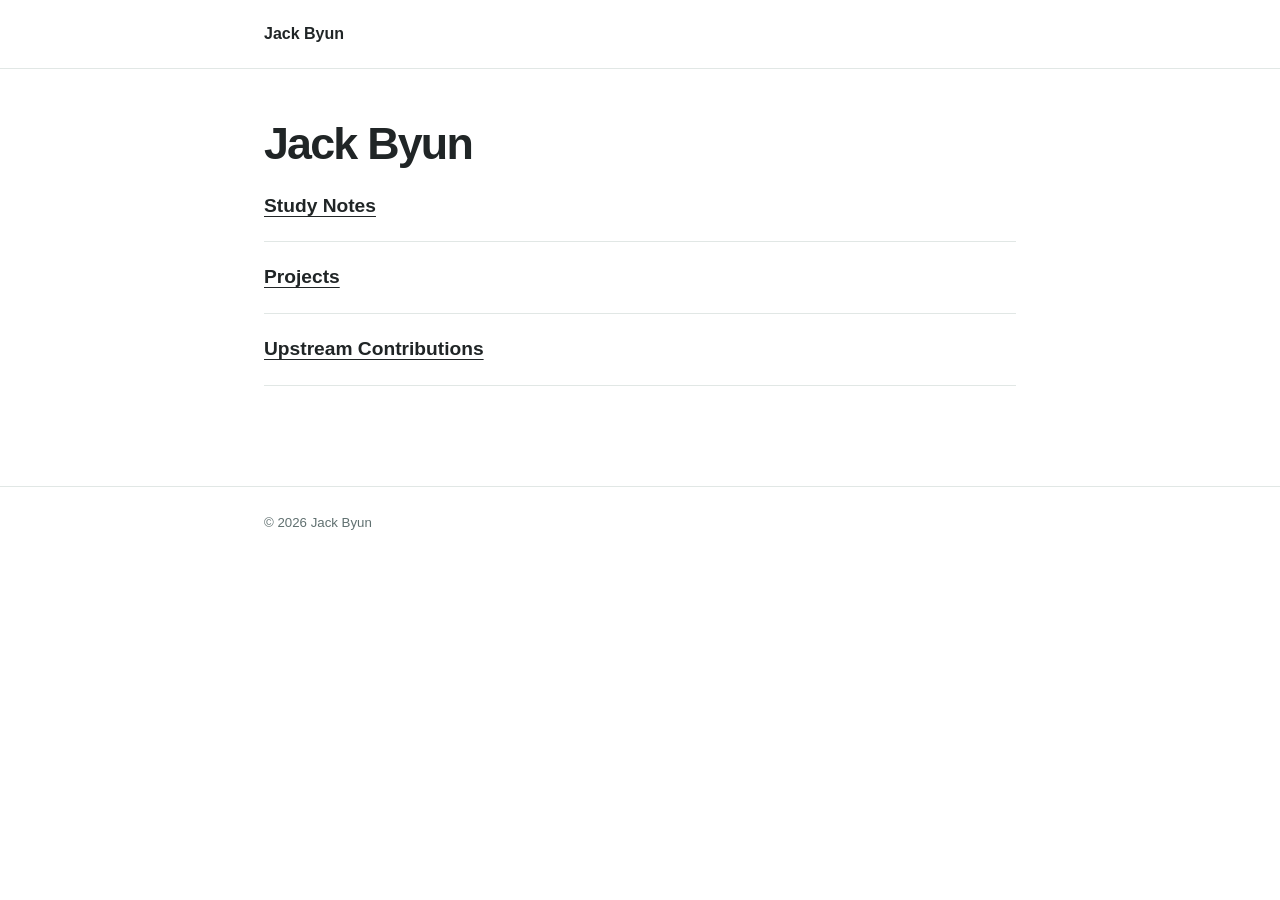
<file: index.html>
<!doctype html>
<html lang="en">
<head>
  <meta charset="utf-8">
  <meta name="viewport" content="width=device-width, initial-scale=1">
  <meta name="description" content="Jack Byun’s technical notes, projects, and upstream contributions.">
  <title>Jack Byun</title>
  <link rel="stylesheet" href="style.css">
</head>
<body>
  <a class="skip" href="#content">Skip to content</a>
  <header class="site-header"><div class="wrap"><span class="brand">Jack Byun</span></div></header>
  <main class="wrap" id="content">
    <h1>Jack Byun</h1>
    <ul class="section-list" role="list">
      <li><a href="study-notes/">Study Notes</a></li>
      <li><a href="projects/">Projects</a></li>
      <li><a href="contributions/">Upstream Contributions</a></li>
    </ul>
  </main>
  <footer><div class="wrap">© 2026 Jack Byun</div></footer>
</body>
</html>
</file>
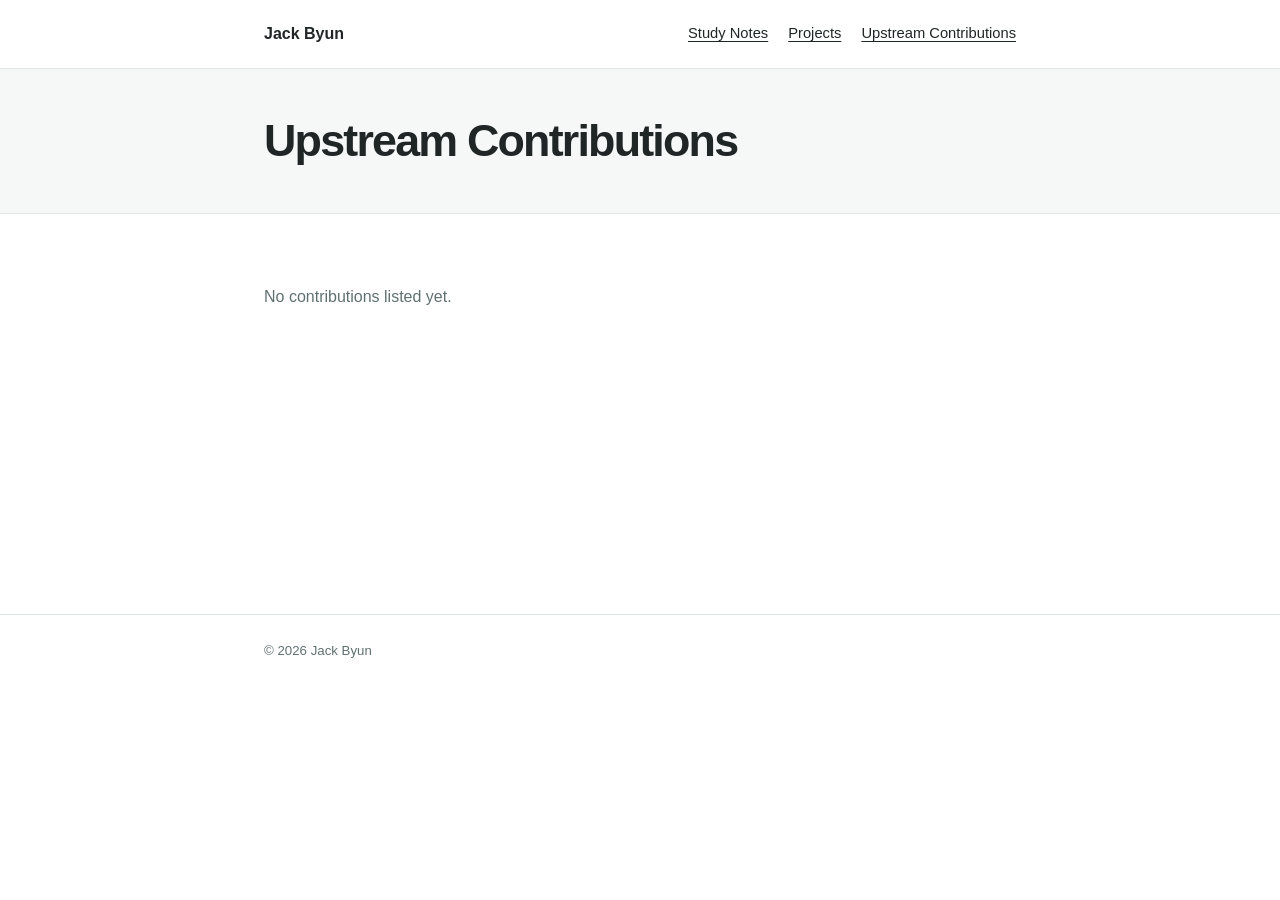
<file: contributions/index.html>
<!doctype html>
<html lang="en">
<head>
  <meta charset="utf-8">
  <meta name="viewport" content="width=device-width, initial-scale=1">
  <meta name="description" content="Upstream contributions by Jack Byun.">
  <title>Upstream Contributions — Jack Byun</title>
  <link rel="stylesheet" href="../style.css">
</head>
<body>
  <a class="skip" href="#content">Skip to content</a>
  <header class="site-header"><div class="wrap">
    <a class="brand" href="../">Jack Byun</a>
    <nav aria-label="Main navigation"><a href="../study-notes/">Study Notes</a> <a href="../projects/">Projects</a> <a href="../contributions/" aria-current="page">Upstream Contributions</a></nav>
  </div></header>
  <div class="masthead"><div class="wrap"><h1>Upstream Contributions</h1></div></div>
  <main class="wrap" id="content"><p class="empty">No contributions listed yet.</p></main>
  <footer><div class="wrap">© 2026 Jack Byun</div></footer>
</body>
</html>
</file>
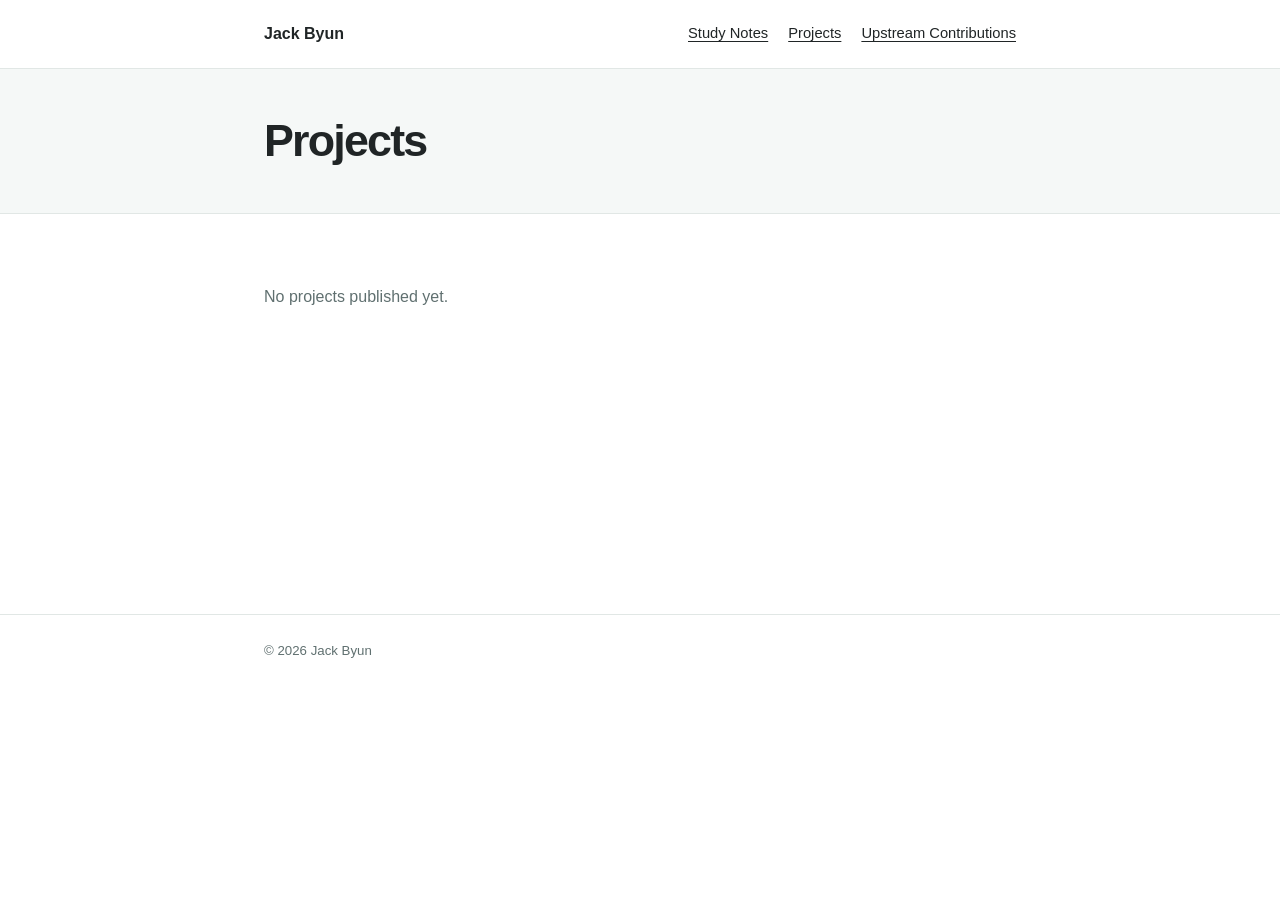
<file: projects/index.html>
<!doctype html>
<html lang="en">
<head>
  <meta charset="utf-8">
  <meta name="viewport" content="width=device-width, initial-scale=1">
  <meta name="description" content="Projects by Jack Byun.">
  <title>Projects — Jack Byun</title>
  <link rel="stylesheet" href="../style.css">
</head>
<body>
  <a class="skip" href="#content">Skip to content</a>
  <header class="site-header"><div class="wrap">
    <a class="brand" href="../">Jack Byun</a>
    <nav aria-label="Main navigation"><a href="../study-notes/">Study Notes</a> <a href="../projects/" aria-current="page">Projects</a> <a href="../contributions/">Upstream Contributions</a></nav>
  </div></header>
  <div class="masthead"><div class="wrap"><h1>Projects</h1></div></div>
  <main class="wrap" id="content"><p class="empty">No projects published yet.</p></main>
  <footer><div class="wrap">© 2026 Jack Byun</div></footer>
</body>
</html>
</file>
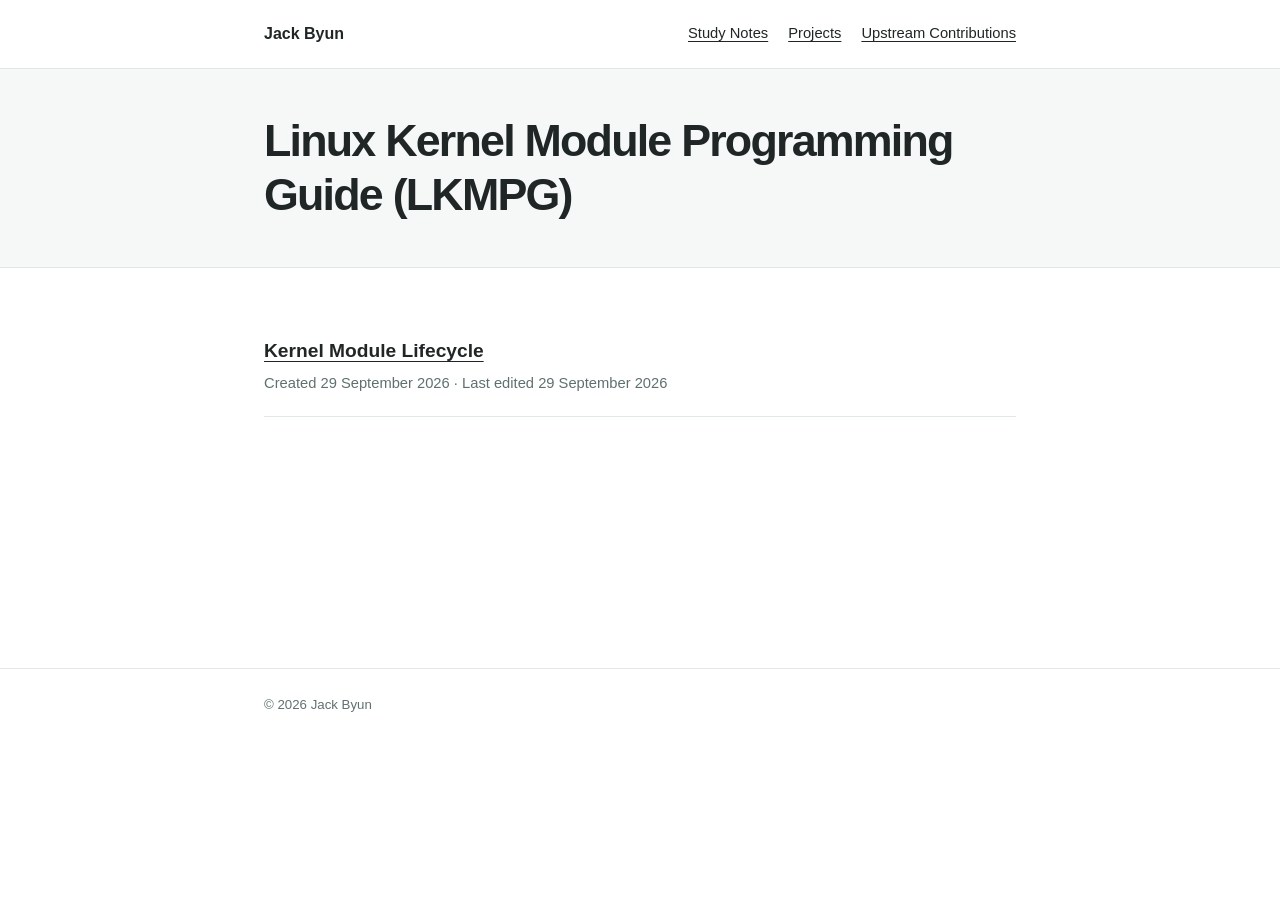
<file: study-notes/lkmpg/index.html>
<!doctype html>
<html lang="en">
<head>
  <meta charset="utf-8">
  <meta name="viewport" content="width=device-width, initial-scale=1">
  <meta name="description" content="Linux Kernel Module Programming Guide study notes by Jack Byun.">
  <title>LKMPG — Study Notes — Jack Byun</title>
  <link rel="stylesheet" href="../../style.css">
</head>
<body>
  <a class="skip" href="#content">Skip to content</a>
  <header class="site-header"><div class="wrap">
    <a class="brand" href="../../">Jack Byun</a>
    <nav aria-label="Main navigation"><a href="../" aria-current="page">Study Notes</a> <a href="../../projects/">Projects</a> <a href="../../contributions/">Upstream Contributions</a></nav>
  </div></header>
  <div class="masthead"><div class="wrap"><h1>Linux Kernel Module Programming Guide (LKMPG)</h1></div></div>
  <main class="wrap" id="content">
    <ul class="section-list" role="list">
      <li><a href="module-lifecycle.html">Kernel Module Lifecycle</a><p class="detail">Created <time datetime="2026-09-29">29 September 2026</time> · Last edited <time datetime="2026-09-29">29 September 2026</time></p></li>
    </ul>
  </main>
  <footer><div class="wrap">© 2026 Jack Byun</div></footer>
</body>
</html>
</file>
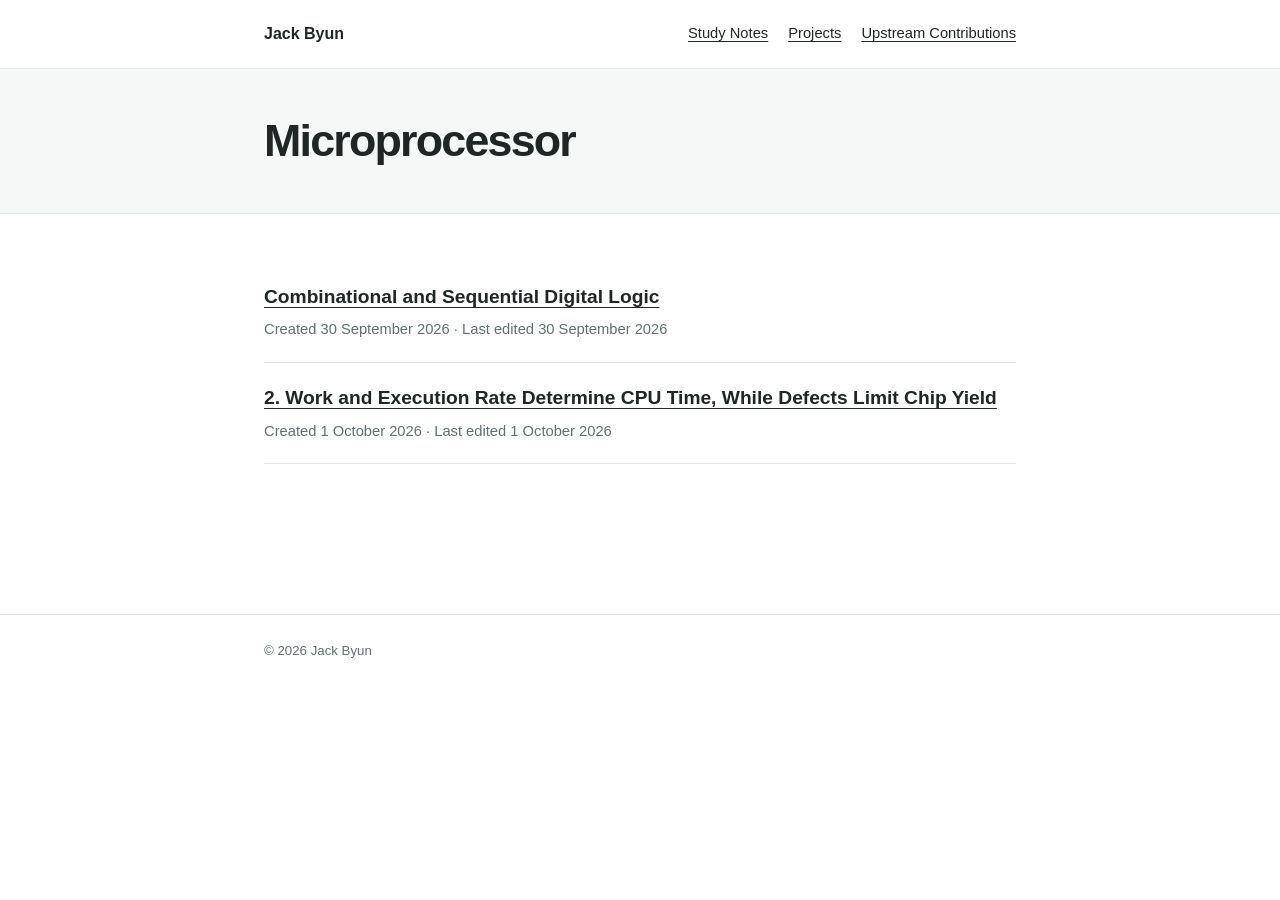
<file: study-notes/microprocessor/index.html>
<!doctype html>
<html lang="en">
<head>
  <meta charset="utf-8">
  <meta name="viewport" content="width=device-width, initial-scale=1">
  <meta name="description" content="Microprocessor study notes by Jack Byun.">
  <title>Microprocessor — Study Notes — Jack Byun</title>
  <link rel="stylesheet" href="../../style.css">
</head>
<body>
  <a class="skip" href="#content">Skip to content</a>
  <header class="site-header"><div class="wrap">
    <a class="brand" href="../../">Jack Byun</a>
    <nav aria-label="Main navigation"><a href="../" aria-current="page">Study Notes</a> <a href="../../projects/">Projects</a> <a href="../../contributions/">Upstream Contributions</a></nav>
  </div></header>
  <div class="masthead"><div class="wrap"><h1>Microprocessor</h1></div></div>
  <main class="wrap" id="content">
    <ul class="section-list" role="list">
      <li><a href="digital-logic.html">Combinational and Sequential Digital Logic</a><p class="detail">Created <time datetime="2026-09-30">30 September 2026</time> · Last edited <time datetime="2026-09-30">30 September 2026</time></p></li>
      <li><a href="performance-and-yield.html">2. Work and Execution Rate Determine CPU Time, While Defects Limit Chip Yield</a><p class="detail">Created <time datetime="2026-10-01">1 October 2026</time> · Last edited <time datetime="2026-10-01">1 October 2026</time></p></li>
    </ul>
  </main>
  <footer><div class="wrap">© 2026 Jack Byun</div></footer>
</body>
</html>
</file>
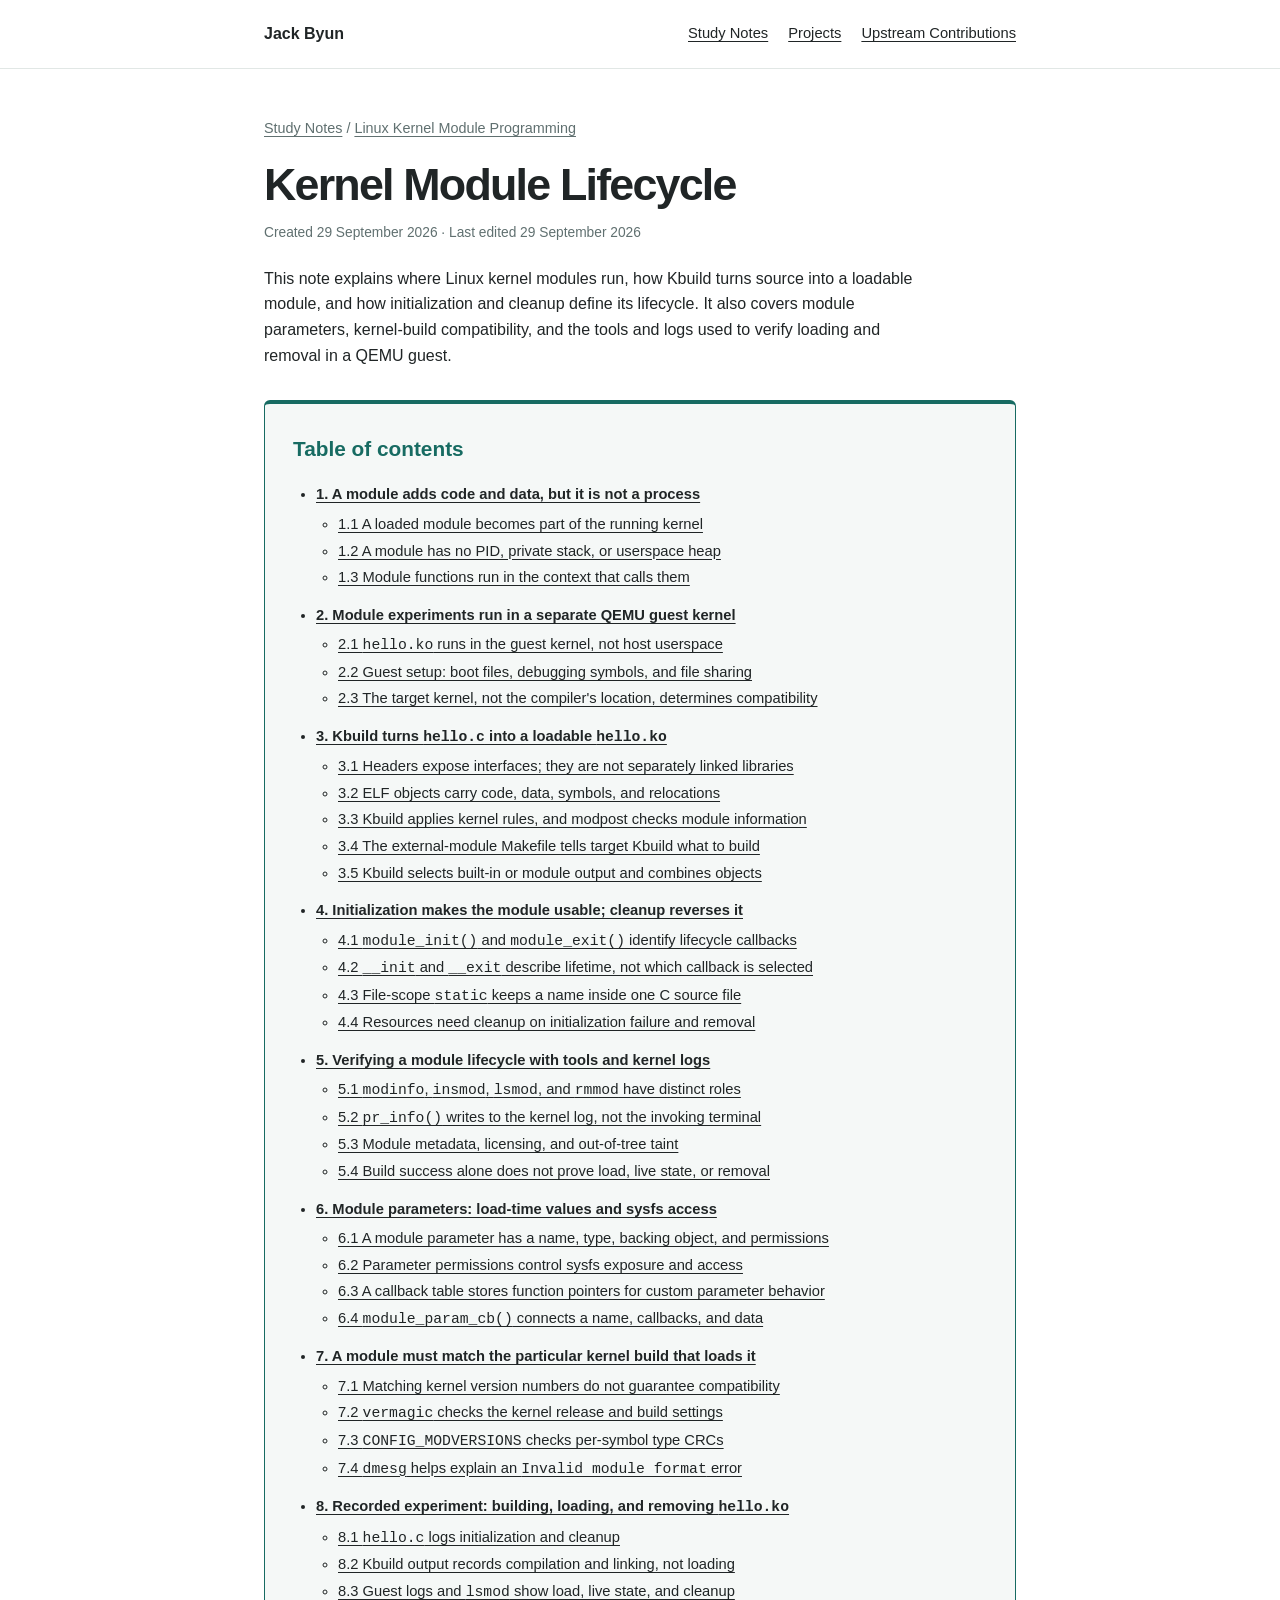
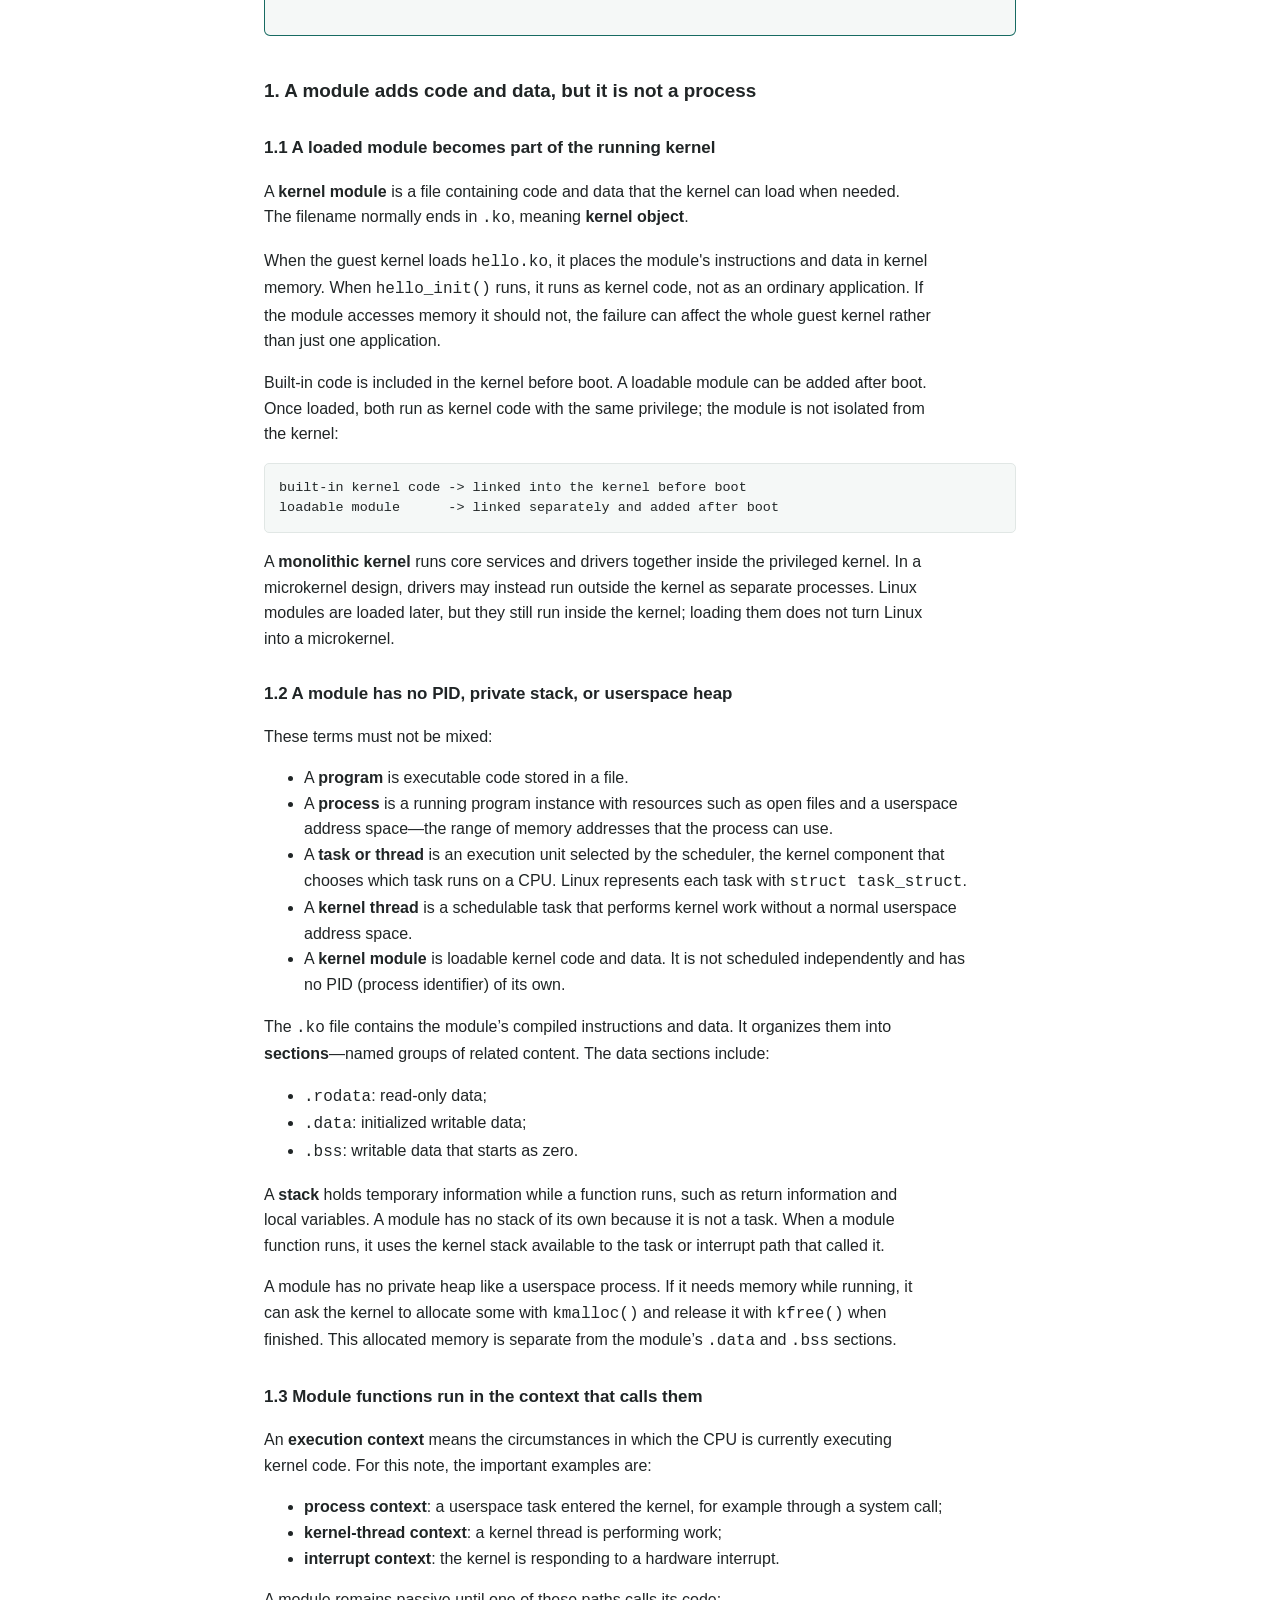
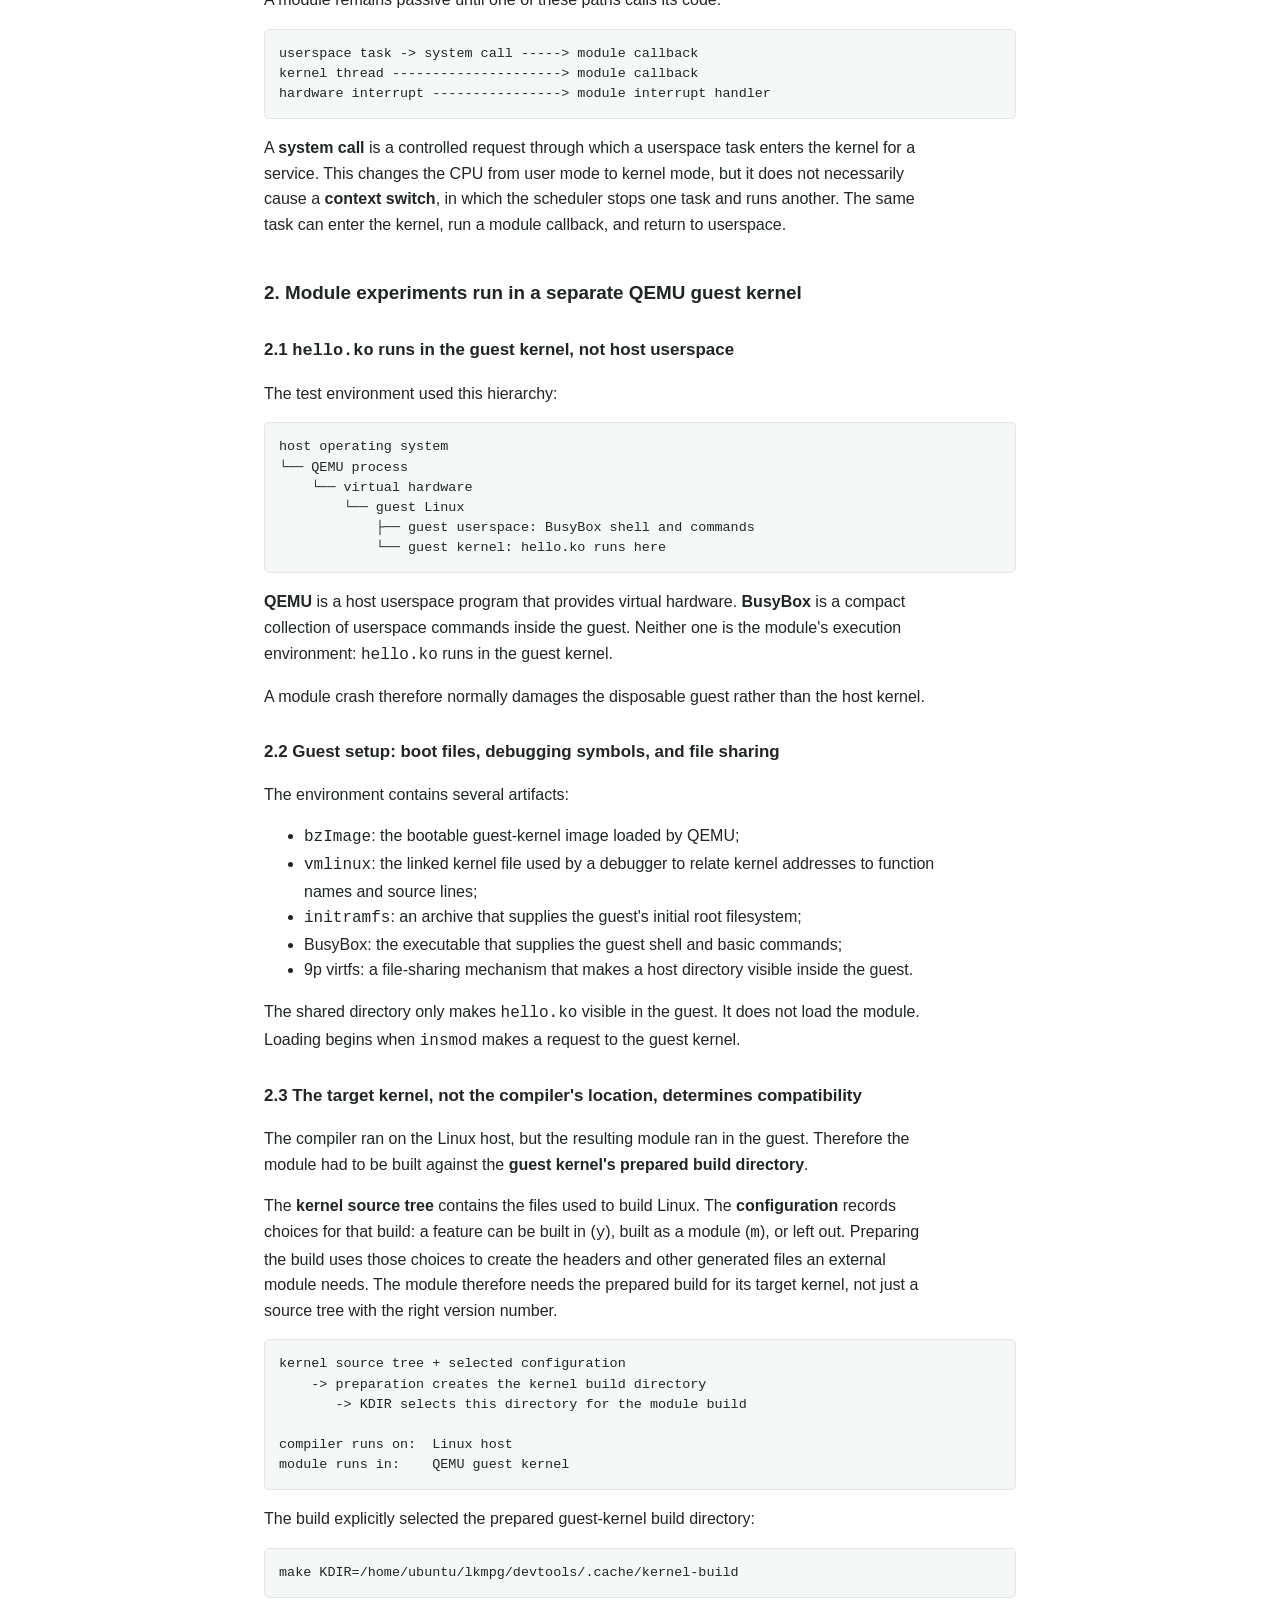
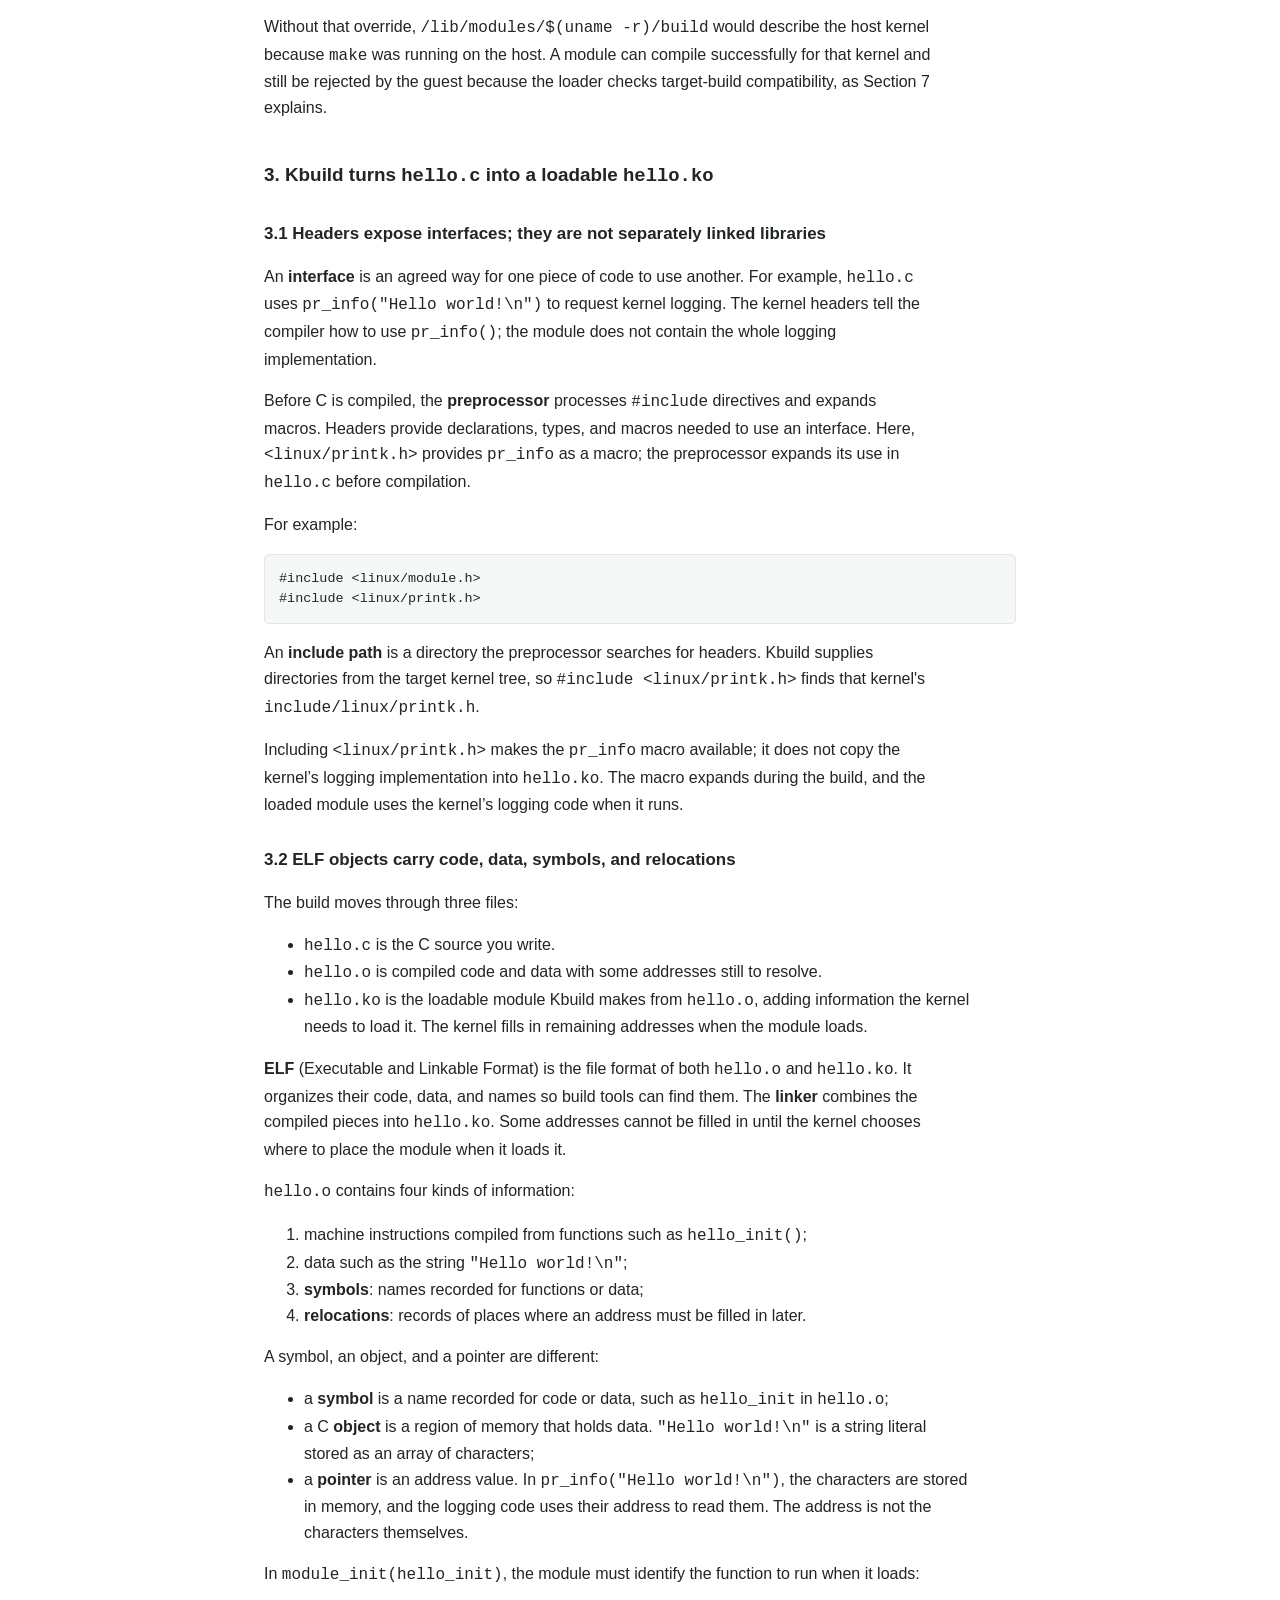
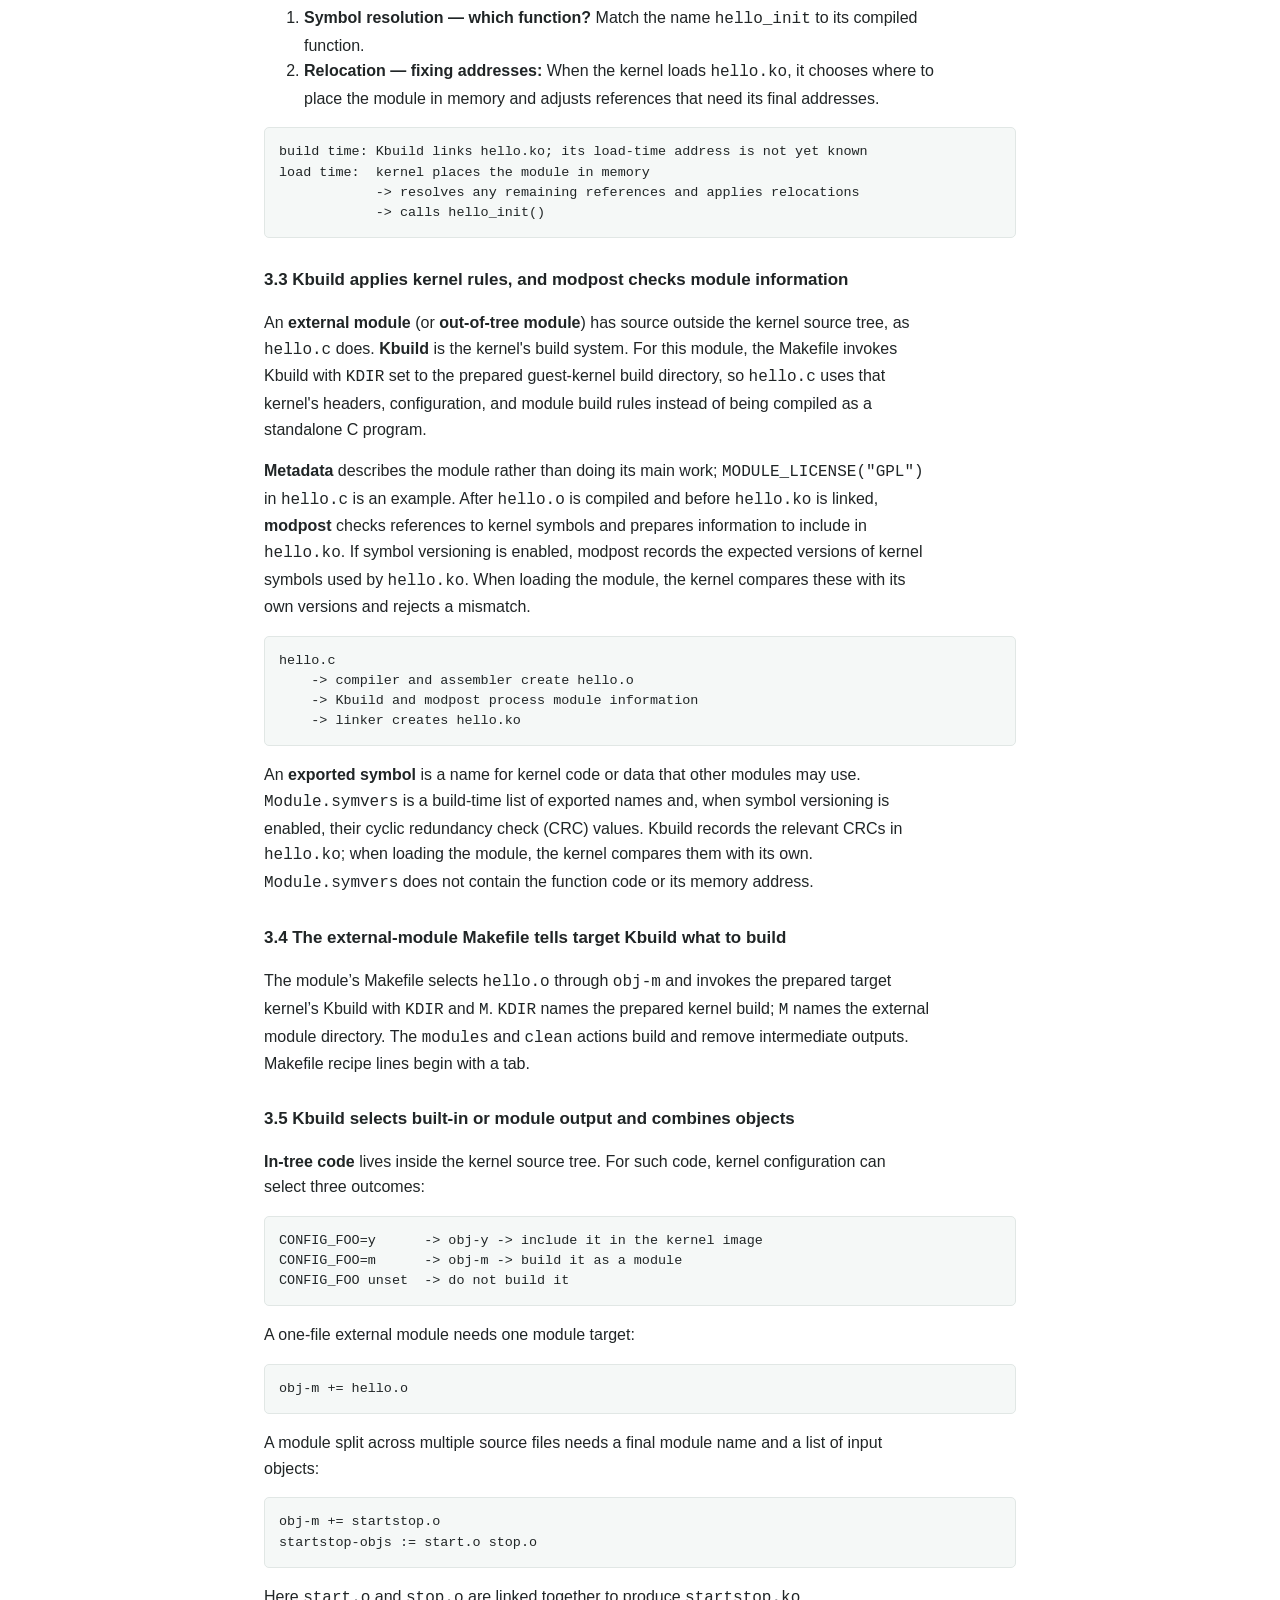
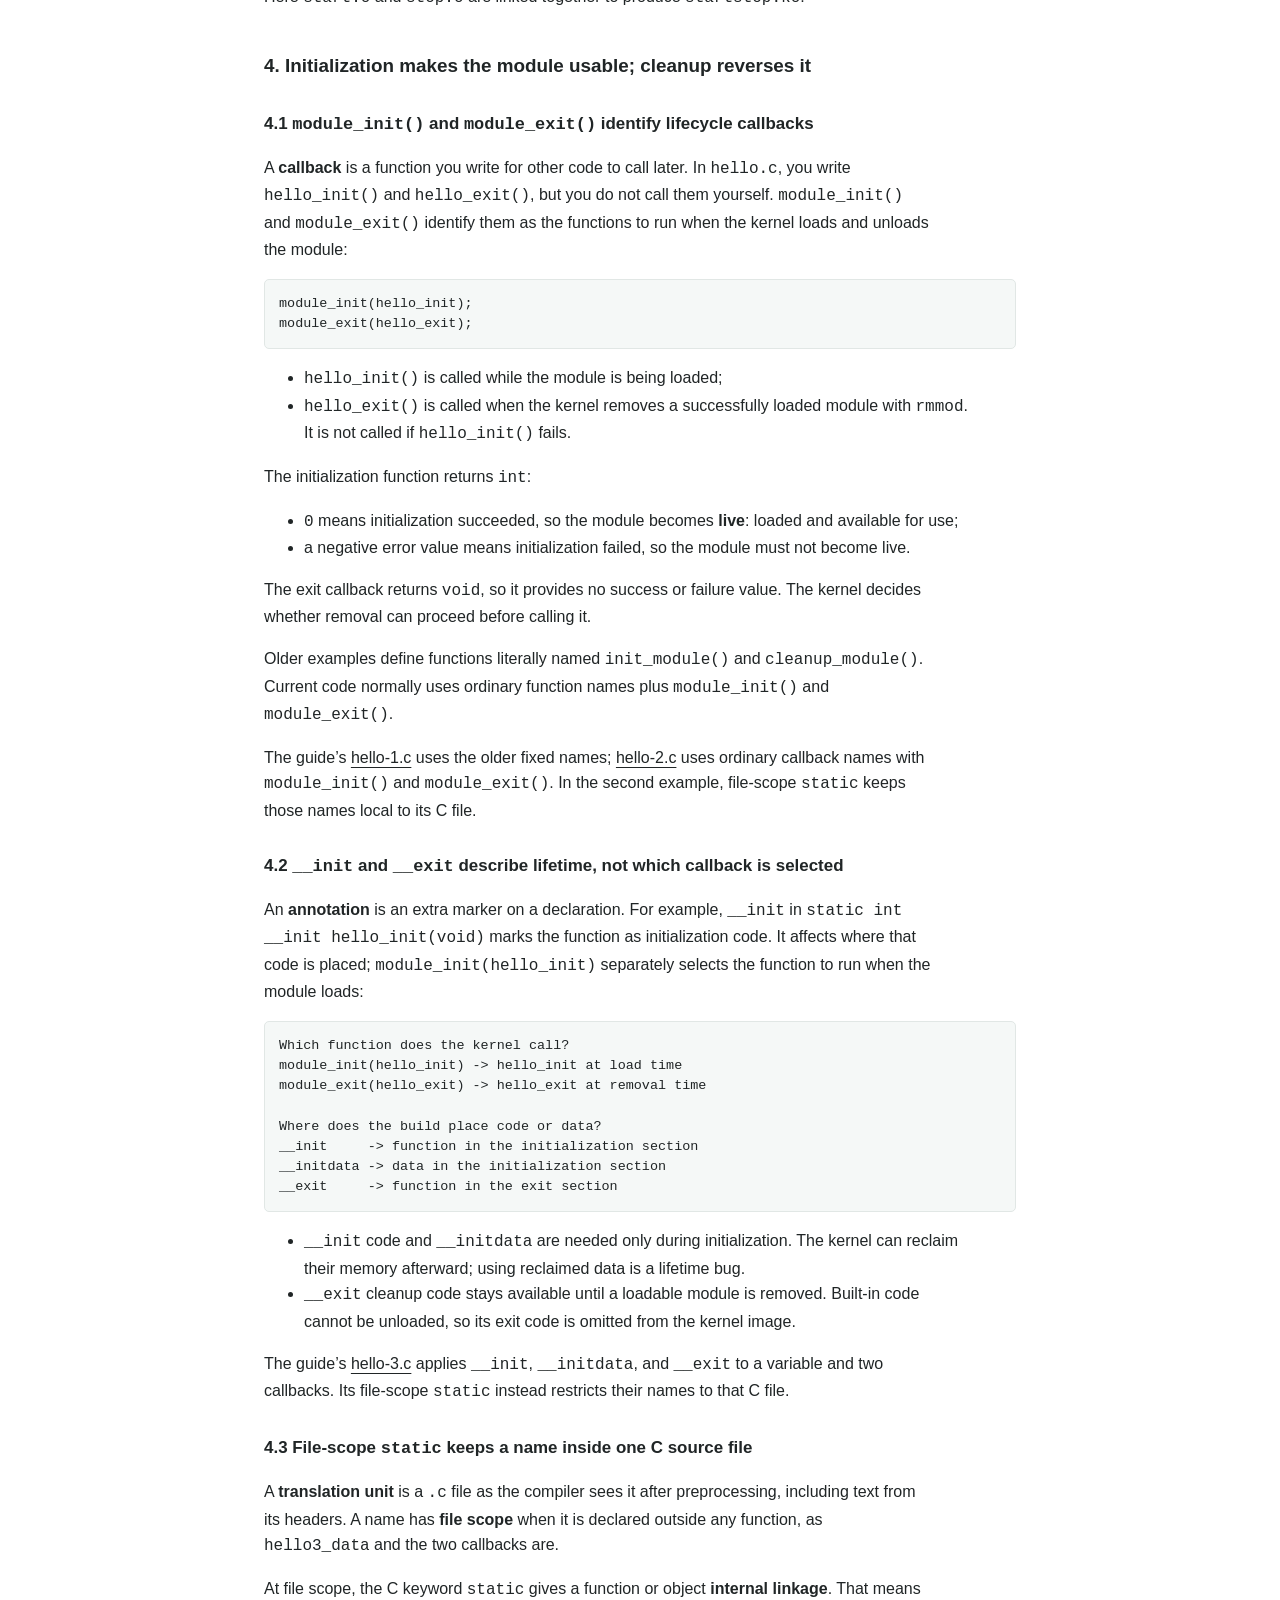
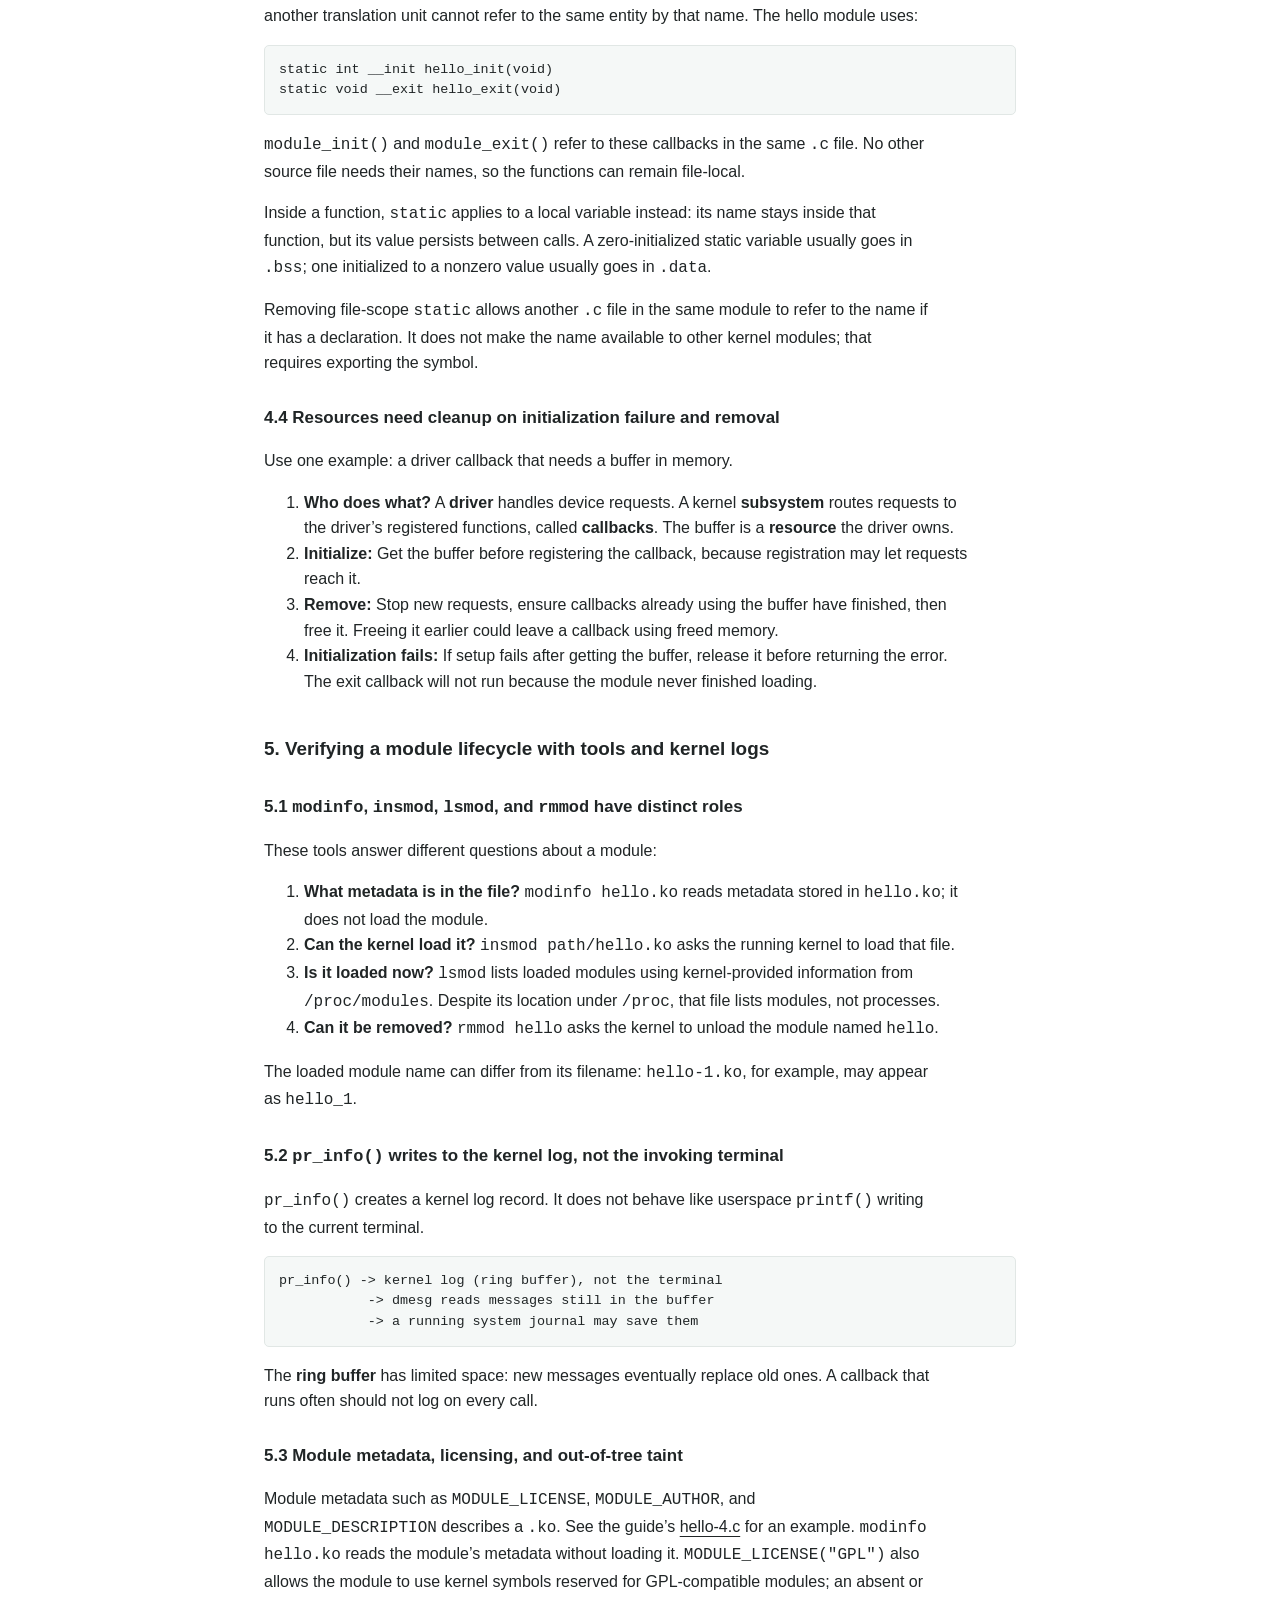
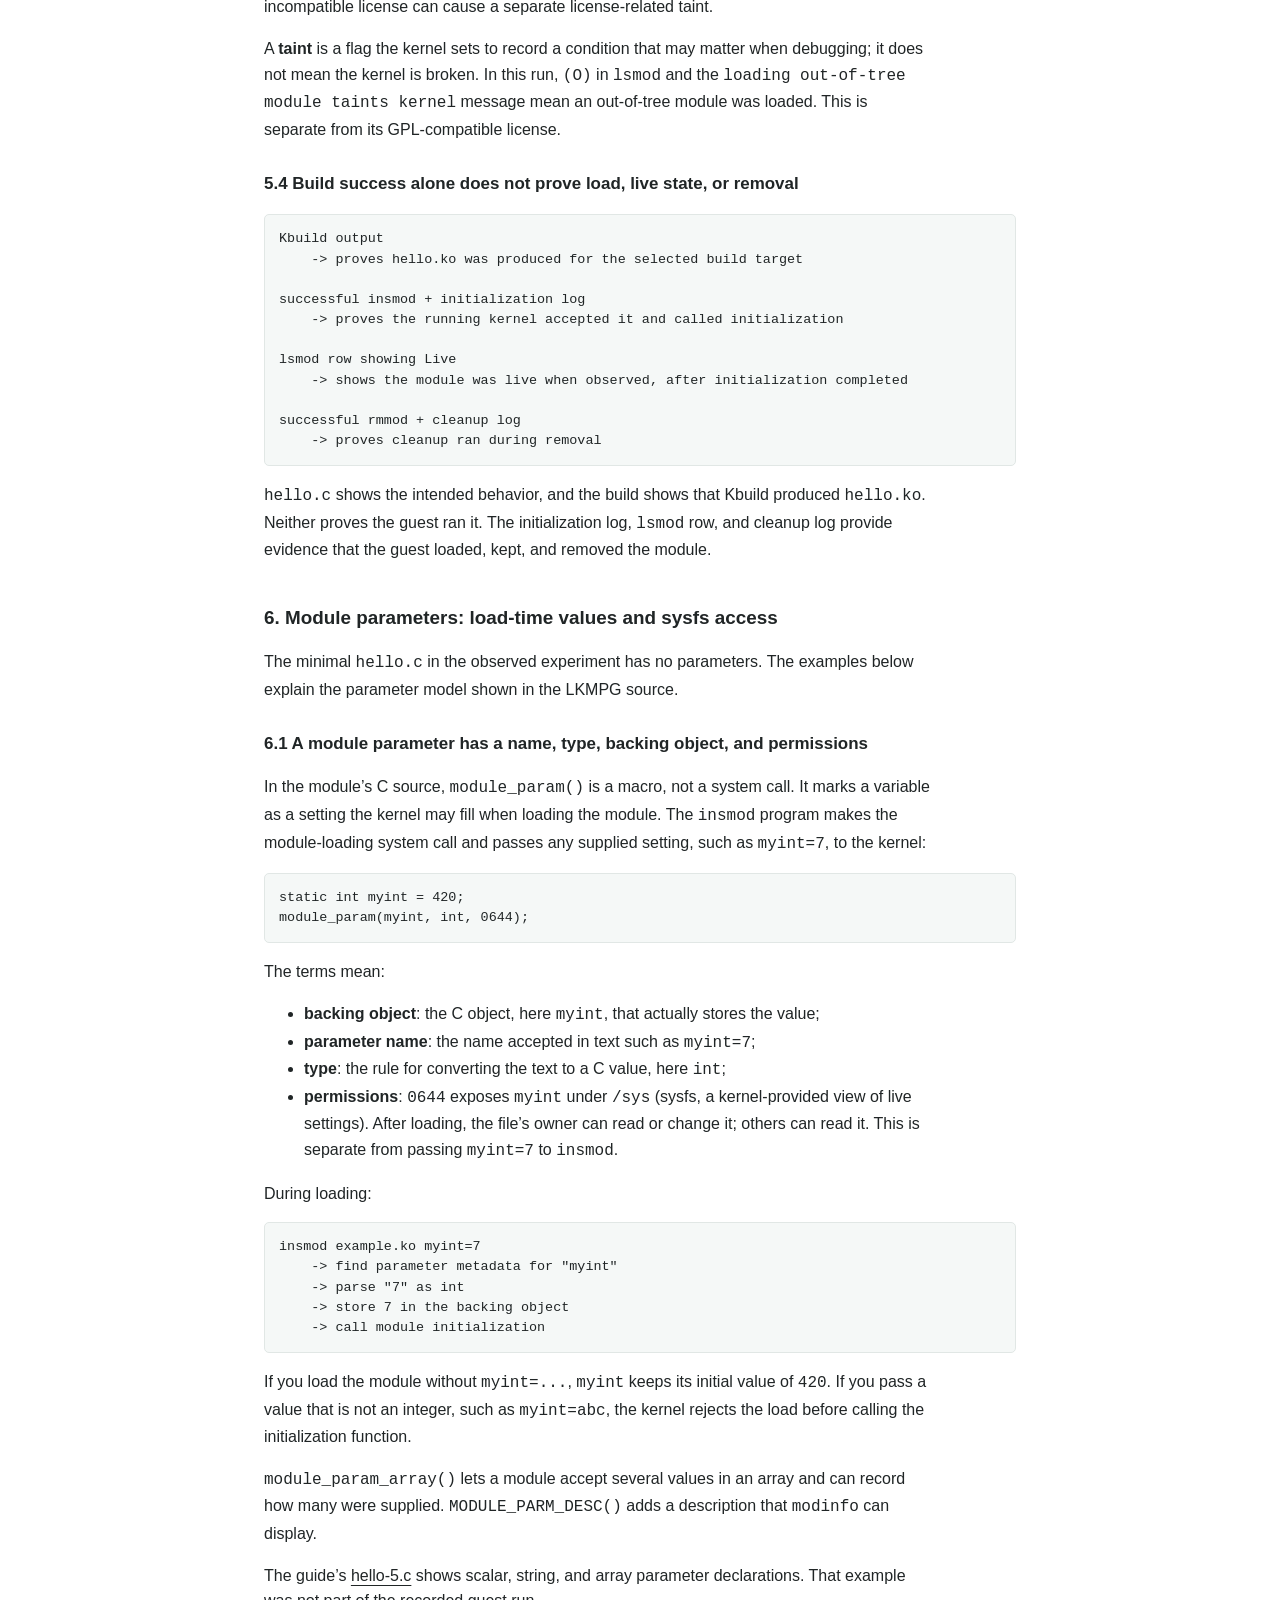
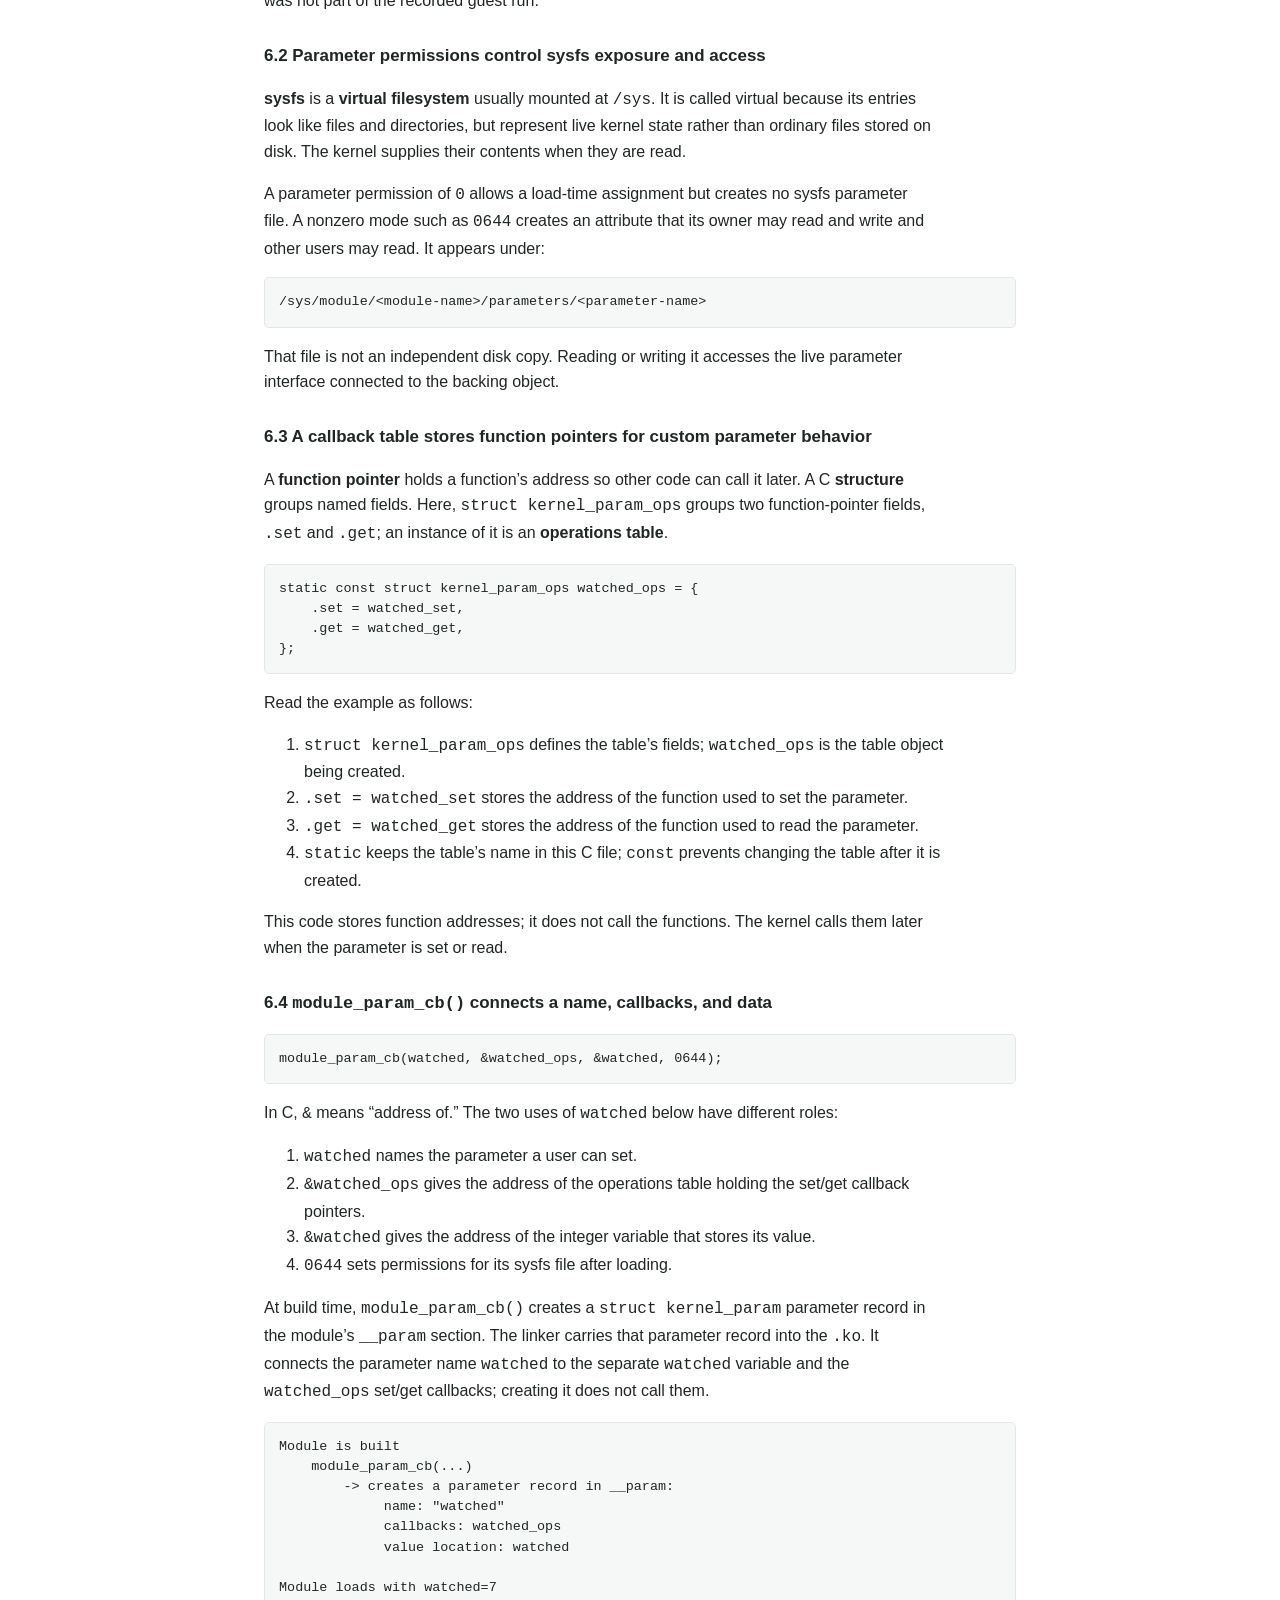
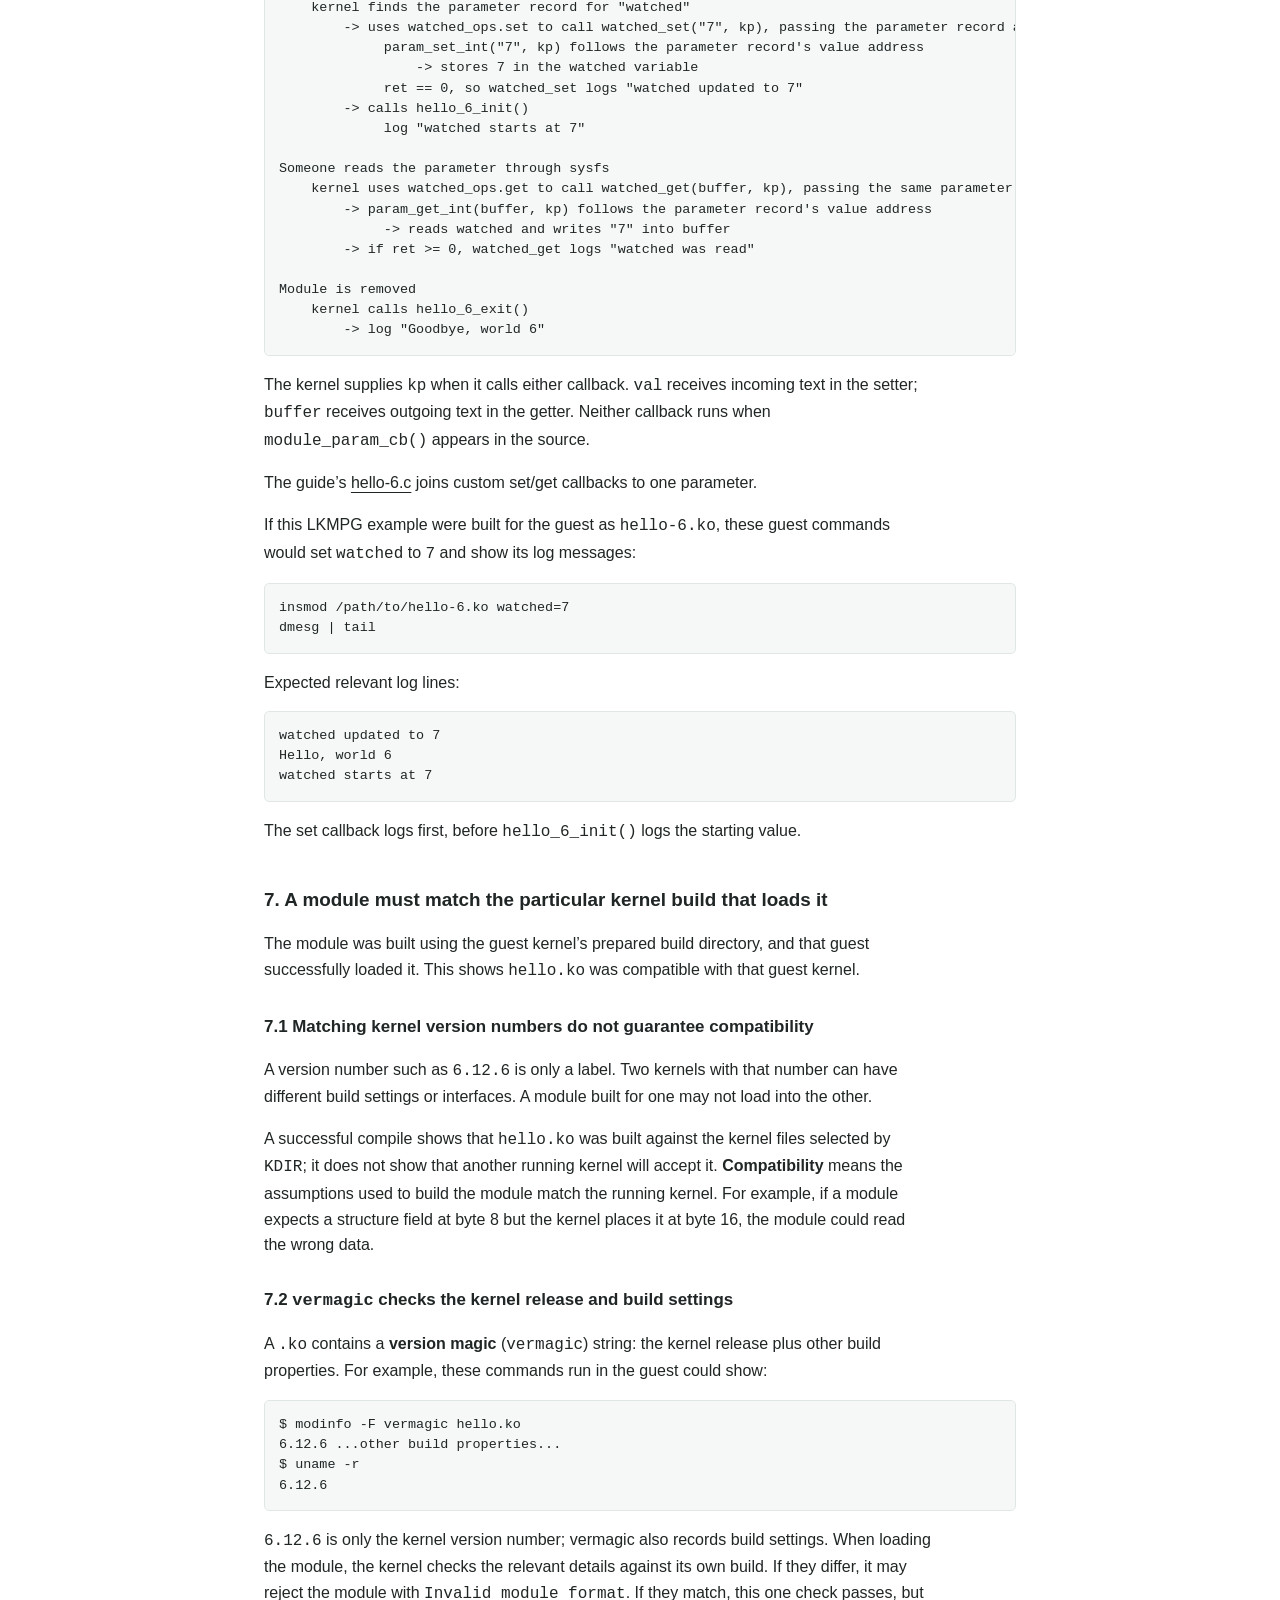
<file: study-notes/lkmpg/module-lifecycle.html>
<!doctype html>
<html lang="en">
<head>
  <meta charset="utf-8">
  <meta name="viewport" content="width=device-width, initial-scale=1">
  <meta name="description" content="Kernel module lifecycle: build, load, observation, and removal in a QEMU guest.">
  <title>Kernel Module Lifecycle — Linux Kernel Module Programming — Jack Byun</title>
  <link rel="stylesheet" href="../../style.css">
</head>
<body>
  <a class="skip" href="#content">Skip to content</a>
  <header class="site-header"><div class="wrap">
    <a class="brand" href="../../">Jack Byun</a>
    <nav aria-label="Main navigation"><a href="../">Study Notes</a> <a href="../../projects/">Projects</a> <a href="../../contributions/">Upstream Contributions</a></nav>
  </div></header>
  <main class="wrap article" id="content">
    <p class="breadcrumbs"><a href="../">Study Notes</a> / <a href="./">Linux Kernel Module Programming</a></p>
<h1 id="kernel-module-lifecycle">Kernel Module Lifecycle</h1>
    <p class="article-dates">Created <time datetime="2026-09-29">29 September 2026</time> · Last edited <time datetime="2026-09-29">29 September 2026</time></p>
<p>This note explains where Linux kernel modules run, how Kbuild turns source into a loadable module, and how initialization and cleanup define its lifecycle. It also covers module parameters, kernel-build compatibility, and the tools and logs used to verify loading and removal in a QEMU guest.</p>
<nav class="toc-box" aria-labelledby="table-of-contents">

<h2 id="table-of-contents">Table of contents</h2>
<ul>
<li><a href="#1-a-module-adds-code-and-data-but-it-is-not-a-process">1. A module adds code and data, but it is not a process</a>
<ul>
<li><a href="#11-a-loaded-module-becomes-part-of-the-running-kernel">1.1 A loaded module becomes part of the running kernel</a></li>
<li><a href="#12-a-module-has-no-pid-private-stack-or-userspace-heap">1.2 A module has no PID, private stack, or userspace heap</a></li>
<li><a href="#13-module-functions-run-in-the-context-that-calls-them">1.3 Module functions run in the context that calls them</a></li>
</ul></li>
<li><a href="#2-module-experiments-run-in-a-separate-qemu-guest-kernel">2. Module experiments run in a separate QEMU guest kernel</a>
<ul>
<li><a href="#21-helloko-runs-in-the-guest-kernel-not-host-userspace">2.1 <code>hello.ko</code> runs in the guest kernel, not host userspace</a></li>
<li><a href="#22-guest-setup-boot-files-debugging-symbols-and-file-sharing">2.2 Guest setup: boot files, debugging symbols, and file sharing</a></li>
<li><a href="#23-the-target-kernel-not-the-compilers-location-determines-compatibility">2.3 The target kernel, not the compiler's location, determines compatibility</a></li>
</ul></li>
<li><a href="#3-kbuild-turns-helloc-into-a-loadable-helloko">3. Kbuild turns <code>hello.c</code> into a loadable <code>hello.ko</code></a>
<ul>
<li><a href="#31-headers-expose-interfaces-they-are-not-separately-linked-libraries">3.1 Headers expose interfaces; they are not separately linked libraries</a></li>
<li><a href="#32-elf-objects-carry-code-data-symbols-and-relocations">3.2 ELF objects carry code, data, symbols, and relocations</a></li>
<li><a href="#33-kbuild-applies-kernel-rules-and-modpost-checks-module-information">3.3 Kbuild applies kernel rules, and modpost checks module information</a></li>
<li><a href="#34-the-external-module-makefile-tells-target-kbuild-what-to-build">3.4 The external-module Makefile tells target Kbuild what to build</a></li>
<li><a href="#35-kbuild-selects-built-in-or-module-output-and-combines-objects">3.5 Kbuild selects built-in or module output and combines objects</a></li>
</ul></li>
<li><a href="#4-initialization-makes-the-module-usable-cleanup-reverses-it">4. Initialization makes the module usable; cleanup reverses it</a>
<ul>
<li><a href="#41-module_init-and-module_exit-identify-lifecycle-callbacks">4.1 <code>module_init()</code> and <code>module_exit()</code> identify lifecycle callbacks</a></li>
<li><a href="#42-__init-and-__exit-describe-lifetime-not-which-callback-is-selected">4.2 <code>__init</code> and <code>__exit</code> describe lifetime, not which callback is selected</a></li>
<li><a href="#43-file-scope-static-keeps-a-name-inside-one-c-source-file">4.3 File-scope <code>static</code> keeps a name inside one C source file</a></li>
<li><a href="#44-resources-need-cleanup-on-initialization-failure-and-removal">4.4 Resources need cleanup on initialization failure and removal</a></li>
</ul></li>
<li><a href="#5-verifying-a-module-lifecycle-with-tools-and-kernel-logs">5. Verifying a module lifecycle with tools and kernel logs</a>
<ul>
<li><a href="#51-modinfo-insmod-lsmod-and-rmmod-have-distinct-roles">5.1 <code>modinfo</code>, <code>insmod</code>, <code>lsmod</code>, and <code>rmmod</code> have distinct roles</a></li>
<li><a href="#52-pr_info-writes-to-the-kernel-log-not-the-invoking-terminal">5.2 <code>pr_info()</code> writes to the kernel log, not the invoking terminal</a></li>
<li><a href="#53-module-metadata-licensing-and-out-of-tree-taint">5.3 Module metadata, licensing, and out-of-tree taint</a></li>
<li><a href="#54-build-success-alone-does-not-prove-load-live-state-or-removal">5.4 Build success alone does not prove load, live state, or removal</a></li>
</ul></li>
<li><a href="#6-module-parameters-load-time-values-and-sysfs-access">6. Module parameters: load-time values and sysfs access</a>
<ul>
<li><a href="#61-a-module-parameter-has-a-name-type-backing-object-and-permissions">6.1 A module parameter has a name, type, backing object, and permissions</a></li>
<li><a href="#62-parameter-permissions-control-sysfs-exposure-and-access">6.2 Parameter permissions control sysfs exposure and access</a></li>
<li><a href="#63-a-callback-table-stores-function-pointers-for-custom-parameter-behavior">6.3 A callback table stores function pointers for custom parameter behavior</a></li>
<li><a href="#64-module_param_cb-connects-a-name-callbacks-and-data">6.4 <code>module_param_cb()</code> connects a name, callbacks, and data</a></li>
</ul></li>
<li><a href="#7-a-module-must-match-the-particular-kernel-build-that-loads-it">7. A module must match the particular kernel build that loads it</a>
<ul>
<li><a href="#71-matching-kernel-version-numbers-do-not-guarantee-compatibility">7.1 Matching kernel version numbers do not guarantee compatibility</a></li>
<li><a href="#72-vermagic-checks-the-kernel-release-and-build-settings">7.2 <code>vermagic</code> checks the kernel release and build settings</a></li>
<li><a href="#73-config_modversions-checks-per-symbol-type-crcs">7.3 <code>CONFIG_MODVERSIONS</code> checks per-symbol type CRCs</a></li>
<li><a href="#74-dmesg-helps-explain-an-invalid-module-format-error">7.4 <code>dmesg</code> helps explain an <code>Invalid module format</code> error</a></li>
</ul></li>
<li><a href="#8-recorded-experiment-building-loading-and-removing-helloko">8. Recorded experiment: building, loading, and removing <code>hello.ko</code></a>
<ul>
<li><a href="#81-helloc-logs-initialization-and-cleanup">8.1 <code>hello.c</code> logs initialization and cleanup</a></li>
<li><a href="#82-kbuild-output-records-compilation-and-linking-not-loading">8.2 Kbuild output records compilation and linking, not loading</a></li>
<li><a href="#83-guest-logs-and-lsmod-show-load-live-state-and-cleanup">8.3 Guest logs and <code>lsmod</code> show load, live state, and cleanup</a></li>
</ul></li>
</ul>
</nav>

<h2 id="1-a-module-adds-code-and-data-but-it-is-not-a-process">1. A module adds code and data, but it is not a process</h2>
<h3 id="11-a-loaded-module-becomes-part-of-the-running-kernel">1.1 A loaded module becomes part of the running kernel</h3>
<p>A <strong>kernel module</strong> is a file containing code and data that the kernel can load when needed. The filename normally ends in <code>.ko</code>, meaning <strong>kernel object</strong>.</p>
<p>When the guest kernel loads <code>hello.ko</code>, it places the module's instructions and data in kernel memory. When <code>hello_init()</code> runs, it runs as kernel code, not as an ordinary application. If the module accesses memory it should not, the failure can affect the whole guest kernel rather than just one application.</p>
<p>Built-in code is included in the kernel before boot. A loadable module can be added after boot. Once loaded, both run as kernel code with the same privilege; the module is not isolated from the kernel:</p>
<pre class="text"><code>built-in kernel code -&gt; linked into the kernel before boot
loadable module      -&gt; linked separately and added after boot</code></pre>
<p>A <strong>monolithic kernel</strong> runs core services and drivers together inside the privileged kernel. In a microkernel design, drivers may instead run outside the kernel as separate processes. Linux modules are loaded later, but they still run inside the kernel; loading them does not turn Linux into a microkernel.</p>
<h3 id="12-a-module-has-no-pid-private-stack-or-userspace-heap">1.2 A module has no PID, private stack, or userspace heap</h3>
<p>These terms must not be mixed:</p>
<ul>
<li>A <strong>program</strong> is executable code stored in a file.</li>
<li>A <strong>process</strong> is a running program instance with resources such as open files and a userspace address space—the range of memory addresses that the process can use.</li>
<li>A <strong>task or thread</strong> is an execution unit selected by the scheduler, the kernel component that chooses which task runs on a CPU. Linux represents each task with <code>struct task_struct</code>.</li>
<li>A <strong>kernel thread</strong> is a schedulable task that performs kernel work without a normal userspace address space.</li>
<li>A <strong>kernel module</strong> is loadable kernel code and data. It is not scheduled independently and has no PID (process identifier) of its own.</li>
</ul>
<p>The <code>.ko</code> file contains the module’s compiled instructions and data. It organizes them into <strong>sections</strong>—named groups of related content. The data sections include:</p>
<ul>
<li><code>.rodata</code>: read-only data;</li>
<li><code>.data</code>: initialized writable data;</li>
<li><code>.bss</code>: writable data that starts as zero.</li>
</ul>
<p>A <strong>stack</strong> holds temporary information while a function runs, such as return information and local variables. A module has no stack of its own because it is not a task. When a module function runs, it uses the kernel stack available to the task or interrupt path that called it.</p>
<p>A module has no private heap like a userspace process. If it needs memory while running, it can ask the kernel to allocate some with <code>kmalloc()</code> and release it with <code>kfree()</code> when finished. This allocated memory is separate from the module’s <code>.data</code> and <code>.bss</code> sections.</p>
<h3 id="13-module-functions-run-in-the-context-that-calls-them">1.3 Module functions run in the context that calls them</h3>
<p>An <strong>execution context</strong> means the circumstances in which the CPU is currently executing kernel code. For this note, the important examples are:</p>
<ul>
<li><strong>process context</strong>: a userspace task entered the kernel, for example through a system call;</li>
<li><strong>kernel-thread context</strong>: a kernel thread is performing work;</li>
<li><strong>interrupt context</strong>: the kernel is responding to a hardware interrupt.</li>
</ul>
<p>A module remains passive until one of these paths calls its code:</p>
<pre class="text"><code>userspace task -&gt; system call -----&gt; module callback
kernel thread ---------------------&gt; module callback
hardware interrupt ----------------&gt; module interrupt handler</code></pre>
<p>A <strong>system call</strong> is a controlled request through which a userspace task enters the kernel for a service. This changes the CPU from user mode to kernel mode, but it does not necessarily cause a <strong>context switch</strong>, in which the scheduler stops one task and runs another. The same task can enter the kernel, run a module callback, and return to userspace.</p>
<h2 id="2-module-experiments-run-in-a-separate-qemu-guest-kernel">2. Module experiments run in a separate QEMU guest kernel</h2>
<h3 id="21-helloko-runs-in-the-guest-kernel-not-host-userspace">2.1 <code>hello.ko</code> runs in the guest kernel, not host userspace</h3>
<p>The test environment used this hierarchy:</p>
<pre class="text"><code>host operating system
└── QEMU process
    └── virtual hardware
        └── guest Linux
            ├── guest userspace: BusyBox shell and commands
            └── guest kernel: hello.ko runs here</code></pre>
<p><strong>QEMU</strong> is a host userspace program that provides virtual hardware. <strong>BusyBox</strong> is a compact collection of userspace commands inside the guest. Neither one is the module's execution environment: <code>hello.ko</code> runs in the guest kernel.</p>
<p>A module crash therefore normally damages the disposable guest rather than the host kernel.</p>
<h3 id="22-guest-setup-boot-files-debugging-symbols-and-file-sharing">2.2 Guest setup: boot files, debugging symbols, and file sharing</h3>
<p>The environment contains several artifacts:</p>
<ul>
<li><code>bzImage</code>: the bootable guest-kernel image loaded by QEMU;</li>
<li><code>vmlinux</code>: the linked kernel file used by a debugger to relate kernel addresses to function names and source lines;</li>
<li><code>initramfs</code>: an archive that supplies the guest's initial root filesystem;</li>
<li>BusyBox: the executable that supplies the guest shell and basic commands;</li>
<li>9p virtfs: a file-sharing mechanism that makes a host directory visible inside the guest.</li>
</ul>
<p>The shared directory only makes <code>hello.ko</code> visible in the guest. It does not load the module. Loading begins when <code>insmod</code> makes a request to the guest kernel.</p>
<h3 id="23-the-target-kernel-not-the-compilers-location-determines-compatibility">2.3 The target kernel, not the compiler's location, determines compatibility</h3>
<p>The compiler ran on the Linux host, but the resulting module ran in the guest. Therefore the module had to be built against the <strong>guest kernel's prepared build directory</strong>.</p>
<p>The <strong>kernel source tree</strong> contains the files used to build Linux. The <strong>configuration</strong> records choices for that build: a feature can be built in (<code>y</code>), built as a module (<code>m</code>), or left out. Preparing the build uses those choices to create the headers and other generated files an external module needs. The module therefore needs the prepared build for its target kernel, not just a source tree with the right version number.</p>
<pre class="text"><code>kernel source tree + selected configuration
    -&gt; preparation creates the kernel build directory
       -&gt; KDIR selects this directory for the module build

compiler runs on:  Linux host
module runs in:    QEMU guest kernel</code></pre>
<p>The build explicitly selected the prepared guest-kernel build directory:</p>
<pre class="sh"><code>make KDIR=/home/ubuntu/lkmpg/devtools/.cache/kernel-build</code></pre>
<p>Without that override, <code>/lib/modules/$(uname -r)/build</code> would describe the host kernel because <code>make</code> was running on the host. A module can compile successfully for that kernel and still be rejected by the guest because the loader checks target-build compatibility, as Section 7 explains.</p>
<h2 id="3-kbuild-turns-helloc-into-a-loadable-helloko">3. Kbuild turns <code>hello.c</code> into a loadable <code>hello.ko</code></h2>
<h3 id="31-headers-expose-interfaces-they-are-not-separately-linked-libraries">3.1 Headers expose interfaces; they are not separately linked libraries</h3>
<p>An <strong>interface</strong> is an agreed way for one piece of code to use another. For example, <code>hello.c</code> uses <code>pr_info("Hello world!\n")</code> to request kernel logging. The kernel headers tell the compiler how to use <code>pr_info()</code>; the module does not contain the whole logging implementation.</p>
<p>Before C is compiled, the <strong>preprocessor</strong> processes <code>#include</code> directives and expands macros. Headers provide declarations, types, and macros needed to use an interface. Here, <code>&lt;linux/printk.h&gt;</code> provides <code>pr_info</code> as a macro; the preprocessor expands its use in <code>hello.c</code> before compilation.</p>
<p>For example:</p>
<pre class="c"><code>#include &lt;linux/module.h&gt;
#include &lt;linux/printk.h&gt;</code></pre>
<p>An <strong>include path</strong> is a directory the preprocessor searches for headers. Kbuild supplies directories from the target kernel tree, so <code>#include &lt;linux/printk.h&gt;</code> finds that kernel's <code>include/linux/printk.h</code>.</p>
<p>Including <code>&lt;linux/printk.h&gt;</code> makes the <code>pr_info</code> macro available; it does not copy the kernel’s logging implementation into <code>hello.ko</code>. The macro expands during the build, and the loaded module uses the kernel’s logging code when it runs.</p>
<h3 id="32-elf-objects-carry-code-data-symbols-and-relocations">3.2 ELF objects carry code, data, symbols, and relocations</h3>
<p>The build moves through three files:</p>
<ul>
<li><code>hello.c</code> is the C source you write.</li>
<li><code>hello.o</code> is compiled code and data with some addresses still to resolve.</li>
<li><code>hello.ko</code> is the loadable module Kbuild makes from <code>hello.o</code>, adding information the kernel needs to load it. The kernel fills in remaining addresses when the module loads.</li>
</ul>
<p><strong>ELF</strong> (Executable and Linkable Format) is the file format of both <code>hello.o</code> and <code>hello.ko</code>. It organizes their code, data, and names so build tools can find them. The <strong>linker</strong> combines the compiled pieces into <code>hello.ko</code>. Some addresses cannot be filled in until the kernel chooses where to place the module when it loads it.</p>
<p><code>hello.o</code> contains four kinds of information:</p>
<ol type="1">
<li>machine instructions compiled from functions such as <code>hello_init()</code>;</li>
<li>data such as the string <code>"Hello world!\n"</code>;</li>
<li><strong>symbols</strong>: names recorded for functions or data;</li>
<li><strong>relocations</strong>: records of places where an address must be filled in later.</li>
</ol>
<p>A symbol, an object, and a pointer are different:</p>
<ul>
<li>a <strong>symbol</strong> is a name recorded for code or data, such as <code>hello_init</code> in <code>hello.o</code>;</li>
<li>a C <strong>object</strong> is a region of memory that holds data. <code>"Hello world!\n"</code> is a string literal stored as an array of characters;</li>
<li>a <strong>pointer</strong> is an address value. In <code>pr_info("Hello world!\n")</code>, the characters are stored in memory, and the logging code uses their address to read them. The address is not the characters themselves.</li>
</ul>
<p>In <code>module_init(hello_init)</code>, the module must identify the function to run when it loads:</p>
<ol type="1">
<li><strong>Symbol resolution — which function?</strong> Match the name <code>hello_init</code> to its compiled function.</li>
<li><strong>Relocation — fixing addresses:</strong> When the kernel loads <code>hello.ko</code>, it chooses where to place the module in memory and adjusts references that need its final addresses.</li>
</ol>
<pre class="text"><code>build time: Kbuild links hello.ko; its load-time address is not yet known
load time:  kernel places the module in memory
            -&gt; resolves any remaining references and applies relocations
            -&gt; calls hello_init()</code></pre>
<h3 id="33-kbuild-applies-kernel-rules-and-modpost-checks-module-information">3.3 Kbuild applies kernel rules, and modpost checks module information</h3>
<p>An <strong>external module</strong> (or <strong>out-of-tree module</strong>) has source outside the kernel source tree, as <code>hello.c</code> does. <strong>Kbuild</strong> is the kernel's build system. For this module, the Makefile invokes Kbuild with <code>KDIR</code> set to the prepared guest-kernel build directory, so <code>hello.c</code> uses that kernel's headers, configuration, and module build rules instead of being compiled as a standalone C program.</p>
<p><strong>Metadata</strong> describes the module rather than doing its main work; <code>MODULE_LICENSE("GPL")</code> in <code>hello.c</code> is an example. After <code>hello.o</code> is compiled and before <code>hello.ko</code> is linked, <strong>modpost</strong> checks references to kernel symbols and prepares information to include in <code>hello.ko</code>. If symbol versioning is enabled, modpost records the expected versions of kernel symbols used by <code>hello.ko</code>. When loading the module, the kernel compares these with its own versions and rejects a mismatch.</p>
<pre class="text"><code>hello.c
    -&gt; compiler and assembler create hello.o
    -&gt; Kbuild and modpost process module information
    -&gt; linker creates hello.ko</code></pre>
<p>An <strong>exported symbol</strong> is a name for kernel code or data that other modules may use. <code>Module.symvers</code> is a build-time list of exported names and, when symbol versioning is enabled, their cyclic redundancy check (CRC) values. Kbuild records the relevant CRCs in <code>hello.ko</code>; when loading the module, the kernel compares them with its own. <code>Module.symvers</code> does not contain the function code or its memory address.</p>
<h3 id="34-the-external-module-makefile-tells-target-kbuild-what-to-build">3.4 The external-module Makefile tells target Kbuild what to build</h3>
<p>The module’s Makefile selects <code>hello.o</code> through <code>obj-m</code> and invokes the prepared target kernel’s Kbuild with <code>KDIR</code> and <code>M</code>. <code>KDIR</code> names the prepared kernel build; <code>M</code> names the external module directory. The <code>modules</code> and <code>clean</code> actions build and remove intermediate outputs. Makefile recipe lines begin with a tab.</p>
<h3 id="35-kbuild-selects-built-in-or-module-output-and-combines-objects">3.5 Kbuild selects built-in or module output and combines objects</h3>
<p><strong>In-tree code</strong> lives inside the kernel source tree. For such code, kernel configuration can select three outcomes:</p>
<pre class="text"><code>CONFIG_FOO=y      -&gt; obj-y -&gt; include it in the kernel image
CONFIG_FOO=m      -&gt; obj-m -&gt; build it as a module
CONFIG_FOO unset  -&gt; do not build it</code></pre>
<p>A one-file external module needs one module target:</p>
<pre class="makefile"><code>obj-m += hello.o</code></pre>
<p>A module split across multiple source files needs a final module name and a list of input objects:</p>
<pre class="makefile"><code>obj-m += startstop.o
startstop-objs := start.o stop.o</code></pre>
<p>Here <code>start.o</code> and <code>stop.o</code> are linked together to produce <code>startstop.ko</code>.</p>
<h2 id="4-initialization-makes-the-module-usable-cleanup-reverses-it">4. Initialization makes the module usable; cleanup reverses it</h2>
<h3 id="41-module_init-and-module_exit-identify-lifecycle-callbacks">4.1 <code>module_init()</code> and <code>module_exit()</code> identify lifecycle callbacks</h3>
<p>A <strong>callback</strong> is a function you write for other code to call later. In <code>hello.c</code>, you write <code>hello_init()</code> and <code>hello_exit()</code>, but you do not call them yourself. <code>module_init()</code> and <code>module_exit()</code> identify them as the functions to run when the kernel loads and unloads the module:</p>
<pre class="c"><code>module_init(hello_init);
module_exit(hello_exit);</code></pre>
<ul>
<li><code>hello_init()</code> is called while the module is being loaded;</li>
<li><code>hello_exit()</code> is called when the kernel removes a successfully loaded module with <code>rmmod</code>. It is not called if <code>hello_init()</code> fails.</li>
</ul>
<p>The initialization function returns <code>int</code>:</p>
<ul>
<li><code>0</code> means initialization succeeded, so the module becomes <strong>live</strong>: loaded and available for use;</li>
<li>a negative error value means initialization failed, so the module must not become live.</li>
</ul>
<p>The exit callback returns <code>void</code>, so it provides no success or failure value. The kernel decides whether removal can proceed before calling it.</p>
<p>Older examples define functions literally named <code>init_module()</code> and <code>cleanup_module()</code>. Current code normally uses ordinary function names plus <code>module_init()</code> and <code>module_exit()</code>.</p>
<p>The guide’s <a href="https://github.com/sysprog21/lkmpg/blob/5854698bc4535357d9c40d4eefa5241ef3bd814e/examples/hello-1.c">hello-1.c</a> uses the older fixed names; <a href="https://github.com/sysprog21/lkmpg/blob/5854698bc4535357d9c40d4eefa5241ef3bd814e/examples/hello-2.c">hello-2.c</a> uses ordinary callback names with <code>module_init()</code> and <code>module_exit()</code>. In the second example, file-scope <code>static</code> keeps those names local to its C file.</p>
<h3 id="42-__init-and-__exit-describe-lifetime-not-which-callback-is-selected">4.2 <code>__init</code> and <code>__exit</code> describe lifetime, not which callback is selected</h3>
<p>An <strong>annotation</strong> is an extra marker on a declaration. For example, <code>__init</code> in <code>static int __init hello_init(void)</code> marks the function as initialization code. It affects where that code is placed; <code>module_init(hello_init)</code> separately selects the function to run when the module loads:</p>
<pre class="text"><code>Which function does the kernel call?
module_init(hello_init) -&gt; hello_init at load time
module_exit(hello_exit) -&gt; hello_exit at removal time

Where does the build place code or data?
__init     -&gt; function in the initialization section
__initdata -&gt; data in the initialization section
__exit     -&gt; function in the exit section</code></pre>
<ul>
<li><code>__init</code> code and <code>__initdata</code> are needed only during initialization. The kernel can reclaim their memory afterward; using reclaimed data is a lifetime bug.</li>
<li><code>__exit</code> cleanup code stays available until a loadable module is removed. Built-in code cannot be unloaded, so its exit code is omitted from the kernel image.</li>
</ul>
<p>The guide’s <a href="https://github.com/sysprog21/lkmpg/blob/5854698bc4535357d9c40d4eefa5241ef3bd814e/examples/hello-3.c">hello-3.c</a> applies <code>__init</code>, <code>__initdata</code>, and <code>__exit</code> to a variable and two callbacks. Its file-scope <code>static</code> instead restricts their names to that C file.</p>
<h3 id="43-file-scope-static-keeps-a-name-inside-one-c-source-file">4.3 File-scope <code>static</code> keeps a name inside one C source file</h3>
<p>A <strong>translation unit</strong> is a <code>.c</code> file as the compiler sees it after preprocessing, including text from its headers. A name has <strong>file scope</strong> when it is declared outside any function, as <code>hello3_data</code> and the two callbacks are.</p>
<p>At file scope, the C keyword <code>static</code> gives a function or object <strong>internal linkage</strong>. That means another translation unit cannot refer to the same entity by that name. The hello module uses:</p>
<pre class="c"><code>static int __init hello_init(void)
static void __exit hello_exit(void)</code></pre>
<p><code>module_init()</code> and <code>module_exit()</code> refer to these callbacks in the same <code>.c</code> file. No other source file needs their names, so the functions can remain file-local.</p>
<p>Inside a function, <code>static</code> applies to a local variable instead: its name stays inside that function, but its value persists between calls. A zero-initialized static variable usually goes in <code>.bss</code>; one initialized to a nonzero value usually goes in <code>.data</code>.</p>
<p>Removing file-scope <code>static</code> allows another <code>.c</code> file in the same module to refer to the name if it has a declaration. It does not make the name available to other kernel modules; that requires exporting the symbol.</p>
<h3 id="44-resources-need-cleanup-on-initialization-failure-and-removal">4.4 Resources need cleanup on initialization failure and removal</h3>
<p>Use one example: a driver callback that needs a buffer in memory.</p>
<ol type="1">
<li><strong>Who does what?</strong> A <strong>driver</strong> handles device requests. A kernel <strong>subsystem</strong> routes requests to the driver’s registered functions, called <strong>callbacks</strong>. The buffer is a <strong>resource</strong> the driver owns.</li>
<li><strong>Initialize:</strong> Get the buffer before registering the callback, because registration may let requests reach it.</li>
<li><strong>Remove:</strong> Stop new requests, ensure callbacks already using the buffer have finished, then free it. Freeing it earlier could leave a callback using freed memory.</li>
<li><strong>Initialization fails:</strong> If setup fails after getting the buffer, release it before returning the error. The exit callback will not run because the module never finished loading.</li>
</ol>
<h2 id="5-verifying-a-module-lifecycle-with-tools-and-kernel-logs">5. Verifying a module lifecycle with tools and kernel logs</h2>
<h3 id="51-modinfo-insmod-lsmod-and-rmmod-have-distinct-roles">5.1 <code>modinfo</code>, <code>insmod</code>, <code>lsmod</code>, and <code>rmmod</code> have distinct roles</h3>
<p>These tools answer different questions about a module:</p>
<ol type="1">
<li><strong>What metadata is in the file?</strong> <code>modinfo hello.ko</code> reads metadata stored in <code>hello.ko</code>; it does not load the module.</li>
<li><strong>Can the kernel load it?</strong> <code>insmod path/hello.ko</code> asks the running kernel to load that file.</li>
<li><strong>Is it loaded now?</strong> <code>lsmod</code> lists loaded modules using kernel-provided information from <code>/proc/modules</code>. Despite its location under <code>/proc</code>, that file lists modules, not processes.</li>
<li><strong>Can it be removed?</strong> <code>rmmod hello</code> asks the kernel to unload the module named <code>hello</code>.</li>
</ol>
<p>The loaded module name can differ from its filename: <code>hello-1.ko</code>, for example, may appear as <code>hello_1</code>.</p>
<h3 id="52-pr_info-writes-to-the-kernel-log-not-the-invoking-terminal">5.2 <code>pr_info()</code> writes to the kernel log, not the invoking terminal</h3>
<p><code>pr_info()</code> creates a kernel log record. It does not behave like userspace <code>printf()</code> writing to the current terminal.</p>
<pre class="text"><code>pr_info() -&gt; kernel log (ring buffer), not the terminal
           -&gt; dmesg reads messages still in the buffer
           -&gt; a running system journal may save them</code></pre>
<p>The <strong>ring buffer</strong> has limited space: new messages eventually replace old ones. A callback that runs often should not log on every call.</p>
<h3 id="53-module-metadata-licensing-and-out-of-tree-taint">5.3 Module metadata, licensing, and out-of-tree taint</h3>
<p>Module metadata such as <code>MODULE_LICENSE</code>, <code>MODULE_AUTHOR</code>, and <code>MODULE_DESCRIPTION</code> describes a <code>.ko</code>. See the guide’s <a href="https://github.com/sysprog21/lkmpg/blob/5854698bc4535357d9c40d4eefa5241ef3bd814e/examples/hello-4.c">hello-4.c</a> for an example. <code>modinfo hello.ko</code> reads the module’s metadata without loading it. <code>MODULE_LICENSE("GPL")</code> also allows the module to use kernel symbols reserved for GPL-compatible modules; an absent or incompatible license can cause a separate license-related taint.</p>
<p>A <strong>taint</strong> is a flag the kernel sets to record a condition that may matter when debugging; it does not mean the kernel is broken. In this run, <code>(O)</code> in <code>lsmod</code> and the <code>loading out-of-tree module taints kernel</code> message mean an out-of-tree module was loaded. This is separate from its GPL-compatible license.</p>
<h3 id="54-build-success-alone-does-not-prove-load-live-state-or-removal">5.4 Build success alone does not prove load, live state, or removal</h3>
<pre class="text"><code>Kbuild output
    -&gt; proves hello.ko was produced for the selected build target

successful insmod + initialization log
    -&gt; proves the running kernel accepted it and called initialization

lsmod row showing Live
    -&gt; shows the module was live when observed, after initialization completed

successful rmmod + cleanup log
    -&gt; proves cleanup ran during removal</code></pre>
<p><code>hello.c</code> shows the intended behavior, and the build shows that Kbuild produced <code>hello.ko</code>. Neither proves the guest ran it. The initialization log, <code>lsmod</code> row, and cleanup log provide evidence that the guest loaded, kept, and removed the module.</p>
<h2 id="6-module-parameters-load-time-values-and-sysfs-access">6. Module parameters: load-time values and sysfs access</h2>
<p>The minimal <code>hello.c</code> in the observed experiment has no parameters. The examples below explain the parameter model shown in the LKMPG source.</p>
<h3 id="61-a-module-parameter-has-a-name-type-backing-object-and-permissions">6.1 A module parameter has a name, type, backing object, and permissions</h3>
<p>In the module’s C source, <code>module_param()</code> is a macro, not a system call. It marks a variable as a setting the kernel may fill when loading the module. The <code>insmod</code> program makes the module-loading system call and passes any supplied setting, such as <code>myint=7</code>, to the kernel:</p>
<pre class="c"><code>static int myint = 420;
module_param(myint, int, 0644);</code></pre>
<p>The terms mean:</p>
<ul>
<li><strong>backing object</strong>: the C object, here <code>myint</code>, that actually stores the value;</li>
<li><strong>parameter name</strong>: the name accepted in text such as <code>myint=7</code>;</li>
<li><strong>type</strong>: the rule for converting the text to a C value, here <code>int</code>;</li>
<li><strong>permissions</strong>: <code>0644</code> exposes <code>myint</code> under <code>/sys</code> (sysfs, a kernel-provided view of live settings). After loading, the file’s owner can read or change it; others can read it. This is separate from passing <code>myint=7</code> to <code>insmod</code>.</li>
</ul>
<p>During loading:</p>
<pre class="text"><code>insmod example.ko myint=7
    -&gt; find parameter metadata for &quot;myint&quot;
    -&gt; parse &quot;7&quot; as int
    -&gt; store 7 in the backing object
    -&gt; call module initialization</code></pre>
<p>If you load the module without <code>myint=...</code>, <code>myint</code> keeps its initial value of <code>420</code>. If you pass a value that is not an integer, such as <code>myint=abc</code>, the kernel rejects the load before calling the initialization function.</p>
<p><code>module_param_array()</code> lets a module accept several values in an array and can record how many were supplied. <code>MODULE_PARM_DESC()</code> adds a description that <code>modinfo</code> can display.</p>
<p>The guide’s <a href="https://github.com/sysprog21/lkmpg/blob/5854698bc4535357d9c40d4eefa5241ef3bd814e/examples/hello-5.c">hello-5.c</a> shows scalar, string, and array parameter declarations. That example was not part of the recorded guest run.</p>
<h3 id="62-parameter-permissions-control-sysfs-exposure-and-access">6.2 Parameter permissions control sysfs exposure and access</h3>
<p><strong>sysfs</strong> is a <strong>virtual filesystem</strong> usually mounted at <code>/sys</code>. It is called virtual because its entries look like files and directories, but represent live kernel state rather than ordinary files stored on disk. The kernel supplies their contents when they are read.</p>
<p>A parameter permission of <code>0</code> allows a load-time assignment but creates no sysfs parameter file. A nonzero mode such as <code>0644</code> creates an attribute that its owner may read and write and other users may read. It appears under:</p>
<pre class="text"><code>/sys/module/&lt;module-name&gt;/parameters/&lt;parameter-name&gt;</code></pre>
<p>That file is not an independent disk copy. Reading or writing it accesses the live parameter interface connected to the backing object.</p>
<h3 id="63-a-callback-table-stores-function-pointers-for-custom-parameter-behavior">6.3 A callback table stores function pointers for custom parameter behavior</h3>
<p>A <strong>function pointer</strong> holds a function’s address so other code can call it later. A C <strong>structure</strong> groups named fields. Here, <code>struct kernel_param_ops</code> groups two function-pointer fields, <code>.set</code> and <code>.get</code>; an instance of it is an <strong>operations table</strong>.</p>
<pre class="c"><code>static const struct kernel_param_ops watched_ops = {
    .set = watched_set,
    .get = watched_get,
};</code></pre>
<p>Read the example as follows:</p>
<ol type="1">
<li><code>struct kernel_param_ops</code> defines the table’s fields; <code>watched_ops</code> is the table object being created.</li>
<li><code>.set = watched_set</code> stores the address of the function used to set the parameter.</li>
<li><code>.get = watched_get</code> stores the address of the function used to read the parameter.</li>
<li><code>static</code> keeps the table’s name in this C file; <code>const</code> prevents changing the table after it is created.</li>
</ol>
<p>This code stores function addresses; it does not call the functions. The kernel calls them later when the parameter is set or read.</p>
<h3 id="64-module_param_cb-connects-a-name-callbacks-and-data">6.4 <code>module_param_cb()</code> connects a name, callbacks, and data</h3>
<pre class="c"><code>module_param_cb(watched, &amp;watched_ops, &amp;watched, 0644);</code></pre>
<p>In C, <code>&amp;</code> means “address of.” The two uses of <code>watched</code> below have different roles:</p>
<ol type="1">
<li><code>watched</code> names the parameter a user can set.</li>
<li><code>&amp;watched_ops</code> gives the address of the operations table holding the set/get callback pointers.</li>
<li><code>&amp;watched</code> gives the address of the integer variable that stores its value.</li>
<li><code>0644</code> sets permissions for its sysfs file after loading.</li>
</ol>
<p>At build time, <code>module_param_cb()</code> creates a <code>struct kernel_param</code> parameter record in the module’s <code>__param</code> section. The linker carries that parameter record into the <code>.ko</code>. It connects the parameter name <code>watched</code> to the separate <code>watched</code> variable and the <code>watched_ops</code> set/get callbacks; creating it does not call them.</p>
<pre class="text"><code>Module is built
    module_param_cb(...)
        -&gt; creates a parameter record in __param:
             name: &quot;watched&quot;
             callbacks: watched_ops
             value location: watched

Module loads with watched=7
    kernel finds the parameter record for &quot;watched&quot;
        -&gt; uses watched_ops.set to call watched_set(&quot;7&quot;, kp), passing the parameter record as kp
             param_set_int(&quot;7&quot;, kp) follows the parameter record&#39;s value address
                 -&gt; stores 7 in the watched variable
             ret == 0, so watched_set logs &quot;watched updated to 7&quot;
        -&gt; calls hello_6_init()
             log &quot;watched starts at 7&quot;

Someone reads the parameter through sysfs
    kernel uses watched_ops.get to call watched_get(buffer, kp), passing the same parameter record as kp
        -&gt; param_get_int(buffer, kp) follows the parameter record&#39;s value address
             -&gt; reads watched and writes &quot;7&quot; into buffer
        -&gt; if ret &gt;= 0, watched_get logs &quot;watched was read&quot;

Module is removed
    kernel calls hello_6_exit()
        -&gt; log &quot;Goodbye, world 6&quot;</code></pre>
<p>The kernel supplies <code>kp</code> when it calls either callback. <code>val</code> receives incoming text in the setter; <code>buffer</code> receives outgoing text in the getter. Neither callback runs when <code>module_param_cb()</code> appears in the source.</p>
<p>The guide’s <a href="https://github.com/sysprog21/lkmpg/blob/5854698bc4535357d9c40d4eefa5241ef3bd814e/examples/hello-6.c">hello-6.c</a> joins custom set/get callbacks to one parameter.</p>
<p>If this LKMPG example were built for the guest as <code>hello-6.ko</code>, these guest commands would set <code>watched</code> to <code>7</code> and show its log messages:</p>
<pre class="sh"><code>insmod /path/to/hello-6.ko watched=7
dmesg | tail</code></pre>
<p>Expected relevant log lines:</p>
<pre class="text"><code>watched updated to 7
Hello, world 6
watched starts at 7</code></pre>
<p>The set callback logs first, before <code>hello_6_init()</code> logs the starting value.</p>
<h2 id="7-a-module-must-match-the-particular-kernel-build-that-loads-it">7. A module must match the particular kernel build that loads it</h2>
<p>The module was built using the guest kernel’s prepared build directory, and that guest successfully loaded it. This shows <code>hello.ko</code> was compatible with that guest kernel.</p>
<h3 id="71-matching-kernel-version-numbers-do-not-guarantee-compatibility">7.1 Matching kernel version numbers do not guarantee compatibility</h3>
<p>A version number such as <code>6.12.6</code> is only a label. Two kernels with that number can have different build settings or interfaces. A module built for one may not load into the other.</p>
<p>A successful compile shows that <code>hello.ko</code> was built against the kernel files selected by <code>KDIR</code>; it does not show that another running kernel will accept it. <strong>Compatibility</strong> means the assumptions used to build the module match the running kernel. For example, if a module expects a structure field at byte 8 but the kernel places it at byte 16, the module could read the wrong data.</p>
<h3 id="72-vermagic-checks-the-kernel-release-and-build-settings">7.2 <code>vermagic</code> checks the kernel release and build settings</h3>
<p>A <code>.ko</code> contains a <strong>version magic</strong> (<code>vermagic</code>) string: the kernel release plus other build properties. For example, these commands run in the guest could show:</p>
<pre class="text"><code>$ modinfo -F vermagic hello.ko
6.12.6 ...other build properties...
$ uname -r
6.12.6</code></pre>
<p><code>6.12.6</code> is only the kernel version number; vermagic also records build settings. When loading the module, the kernel checks the relevant details against its own build. If they differ, it may reject the module with <code>Invalid module format</code>. If they match, this one check passes, but other checks can still prevent loading.</p>
<h3 id="73-config_modversions-checks-per-symbol-type-crcs">7.3 <code>CONFIG_MODVERSIONS</code> checks per-symbol type CRCs</h3>
<p>With <code>CONFIG_MODVERSIONS=y</code>, exported symbols have CRCs derived from their declared types—for a function, this includes its argument and return types. A symbol with such a CRC is called <strong>versioned</strong>; the CRC is not a kernel release number or a memory address. The target kernel’s <code>Module.symvers</code> lists these CRCs. When building a module, Kbuild records the relevant CRCs in its <code>.ko</code>, not the <code>Module.symvers</code> file itself. At load time, the running kernel compares the recorded CRCs with its own.</p>
<p>For example, suppose a module uses a hypothetical exported function <code>device_read</code>:</p>
<pre class="text"><code>module expects:        device_read CRC 0xA1
running kernel has:    device_read CRC 0xB2
result:                mismatch -&gt; reject the module</code></pre>
<p>The kernel checks CRCs for exported symbols the module uses, one symbol at a time. A matching CRC passes that symbol’s check. This check is separate from vermagic; passing both does not guarantee the module will load.</p>
<p><code>module_layout</code> is a special symbol associated with the kernel’s module data layout, including <code>struct module</code>. The <code>.ko</code> carries an expected CRC for this <strong>symbol</strong>, not a CRC of the whole module file. At load time, the kernel compares it with its own <code>module_layout</code> CRC. “Disagrees about version of symbol module_layout” means those two CRCs differ; it is not a vermagic mismatch.</p>
<h3 id="74-dmesg-helps-explain-an-invalid-module-format-error">7.4 <code>dmesg</code> helps explain an <code>Invalid module format</code> error</h3>
<p>If <code>insmod</code> reports <code>Invalid module format</code>, that message alone does not identify the cause:</p>
<ol type="1">
<li>Read the guest kernel log with <code>dmesg</code> for the specific loader message.</li>
<li>Inspect the <code>.ko</code> with <code>modinfo</code> and check which <code>KDIR</code> was used to build it.</li>
<li>Use the log message to distinguish a vermagic mismatch from a symbol CRC mismatch.</li>
<li>If the module was built for the wrong kernel, rebuild it against the running guest kernel’s prepared build directory.</li>
</ol>
<p>Some module tools offer force options that bypass selected checks. Do not use them to insert a mismatched module: bypassing a check does not make the module compatible.</p>
<h2 id="8-recorded-experiment-building-loading-and-removing-helloko">8. Recorded experiment: building, loading, and removing <code>hello.ko</code></h2>
<h3 id="81-helloc-logs-initialization-and-cleanup">8.1 <code>hello.c</code> logs initialization and cleanup</h3>
<p>The observed experiment’s <code>hello.c</code> designates two callbacks with observable log messages:</p>
<pre class="c"><code>static int __init hello_init(void)
{
    pr_info(&quot;Hello world!\n&quot;);
    return 0;
}

static void __exit hello_exit(void)
{
    pr_info(&quot;Bye world!\n&quot;);
}

module_init(hello_init);
module_exit(hello_exit);</code></pre>
<p>On load, <code>hello_init()</code> logs “Hello world!”; on removal, <code>hello_exit()</code> logs “Bye world!”.</p>
<h3 id="82-kbuild-output-records-compilation-and-linking-not-loading">8.2 Kbuild output records compilation and linking, not loading</h3>
<p>The Linux host ran these commands to build a module for the QEMU guest. <code>KDIR</code> points to the guest kernel’s prepared build files:</p>
<pre class="sh"><code>make clean KDIR=/home/ubuntu/lkmpg/devtools/.cache/kernel-build
make KDIR=/home/ubuntu/lkmpg/devtools/.cache/kernel-build</code></pre>
<p>The second command’s build output included these stages:</p>
<pre class="text"><code>CC [M]   hello.o
MODPOST  Module.symvers
CC [M]   hello.mod.o
CC [M]   .module-common.o
LD [M]   hello.ko</code></pre>
<pre class="text"><code>Your source: hello.c
    -&gt; CC [M] compiles it into hello.o
    -&gt; MODPOST checks module information and writes Module.symvers
    -&gt; CC [M] compiles two Kbuild-generated pieces
    -&gt; LD [M] links the compiled pieces into hello.ko on disk

Later: insmod asks the guest kernel to load hello.ko</code></pre>
<p>These are progress labels printed by the kernel build system (Kbuild), not commands you typed. <code>CC</code> means compile, <code>LD</code> means link, and <code>[M]</code> marks work on a module. The <code>.o</code> files are compiled object files; <code>.ko</code> is the resulting kernel-module file. Read each line in order:</p>
<ol type="1">
<li><code>CC [M] hello.o</code>: compile <code>hello.c</code> into <code>hello.o</code>.</li>
<li><code>MODPOST Module.symvers</code>: check module and exported-symbol information; <code>Module.symvers</code> is a build-time symbol list, not code linked into <code>hello.ko</code>.</li>
<li><code>CC [M] hello.mod.o</code>: compile module information generated by Kbuild.</li>
<li><code>CC [M] .module-common.o</code>: compile another Kbuild-generated piece; this is not another source file you wrote.</li>
<li><code>LD [M] hello.ko</code>: link the compiled pieces into <code>hello.ko</code>. <code>LD</code> does <strong>not</strong> mean the kernel loaded the module.</li>
</ol>
<p>The build produced a file on disk; the guest's separate <code>insmod</code> step shows whether it loaded.</p>
<h3 id="83-guest-logs-and-lsmod-show-load-live-state-and-cleanup">8.3 Guest logs and <code>lsmod</code> show load, live state, and cleanup</h3>
<p>The guest reported Linux <code>6.12.6</code>. The recorded guest run can be read in three steps:</p>
<ol type="1">
<li><code>insmod /mnt/lkmpg/module-lifecycle/hello.ko</code> requested a load. The kernel log then showed <code>Hello world!</code>, matching <code>hello_init()</code>.</li>
<li><code>lsmod | grep '^hello'</code> showed <code>hello ... Live ... (O)</code>. The module remained loaded after initialization; <code>(O)</code> identifies it as out-of-tree.</li>
<li><code>rmmod hello</code> requested removal. The kernel log then showed <code>Bye world!</code>, matching <code>hello_exit()</code>.</li>
</ol>
<p>The out-of-tree taint warning came from the kernel, not <code>hello.c</code>.</p>
<aside class="reference-box" aria-labelledby="reference-label">

<p class="reference-label" id="reference-label"><strong>Reference</strong></p>

<p>This note is based on Chapters 1–4 of <a href="https://sysprog21.github.io/lkmpg/">The Linux Kernel Module Programming Guide (LKMPG)</a>. The explanations are study synthesis; linked LKMPG examples belong to the guide’s contributors.</p>
</aside>

  </main>
  <footer><div class="wrap">© 2026 Jack Byun</div></footer>
</body>
</html>
</file>
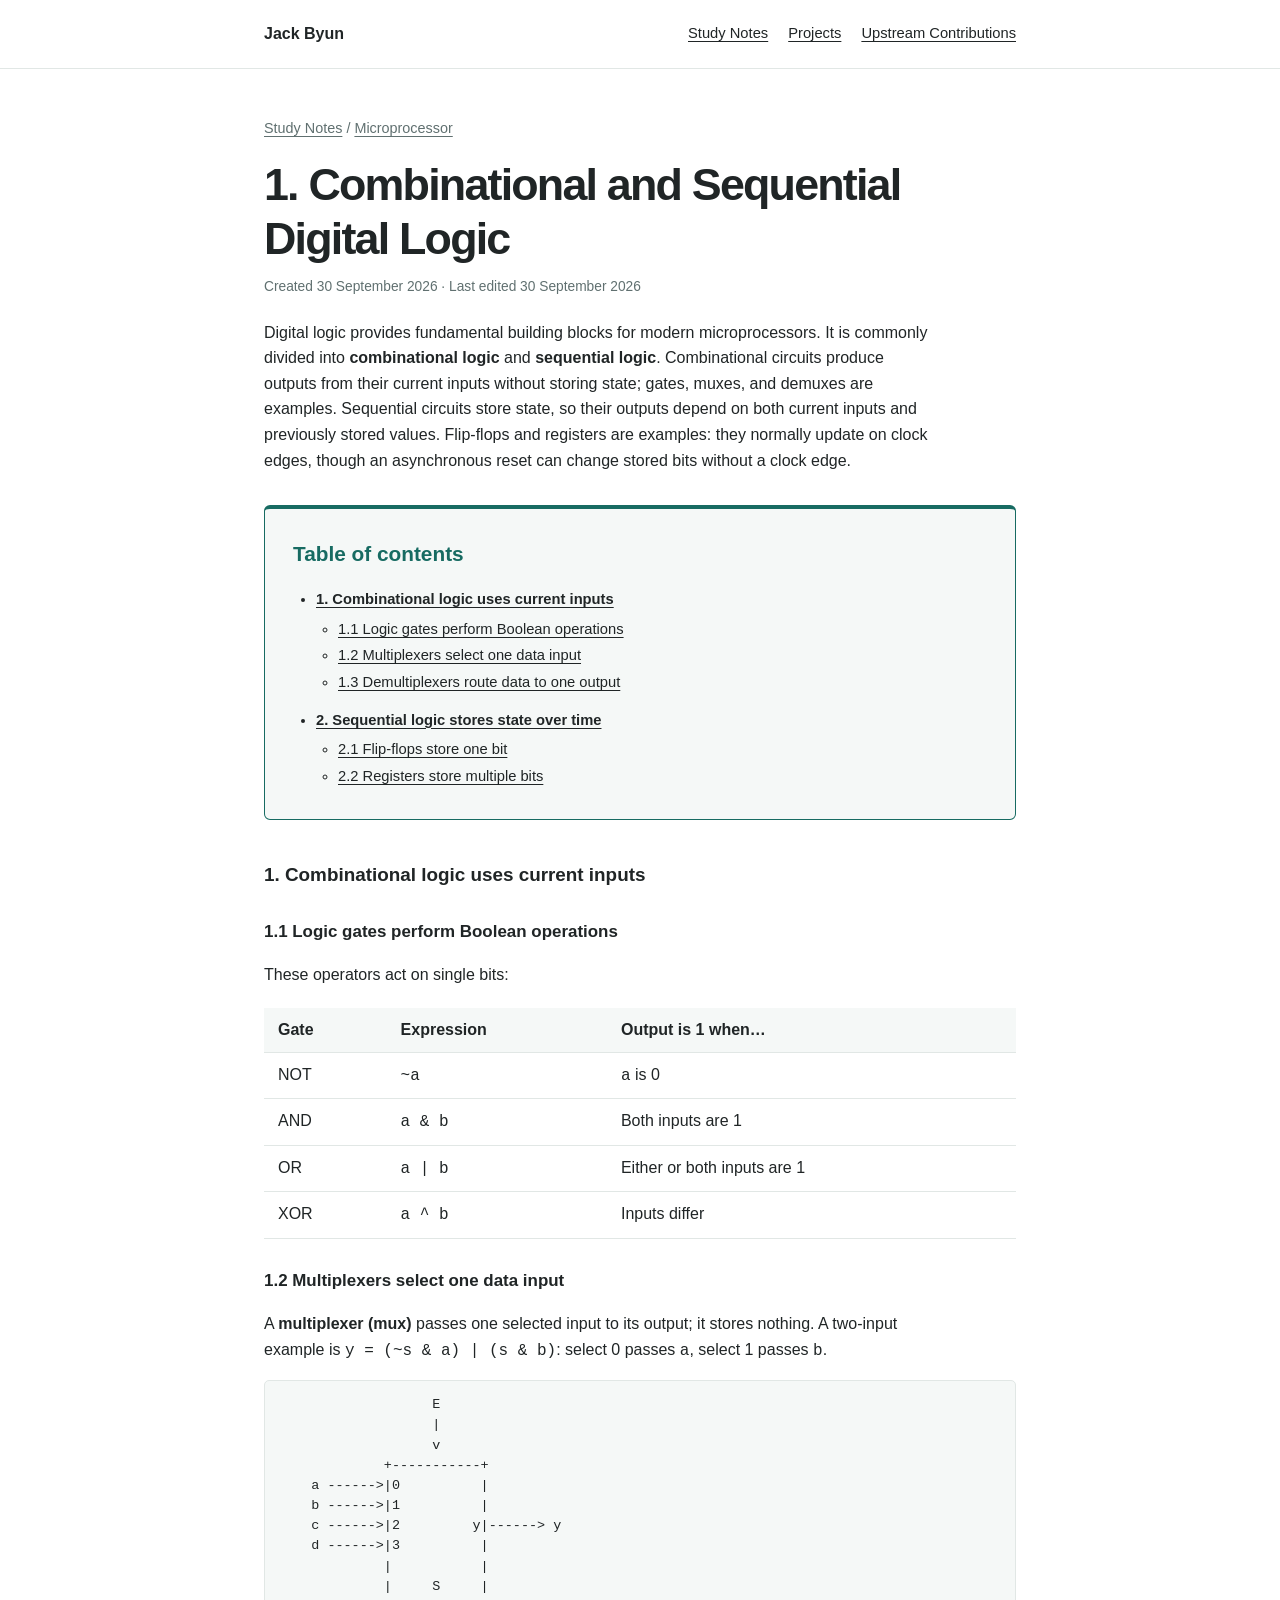
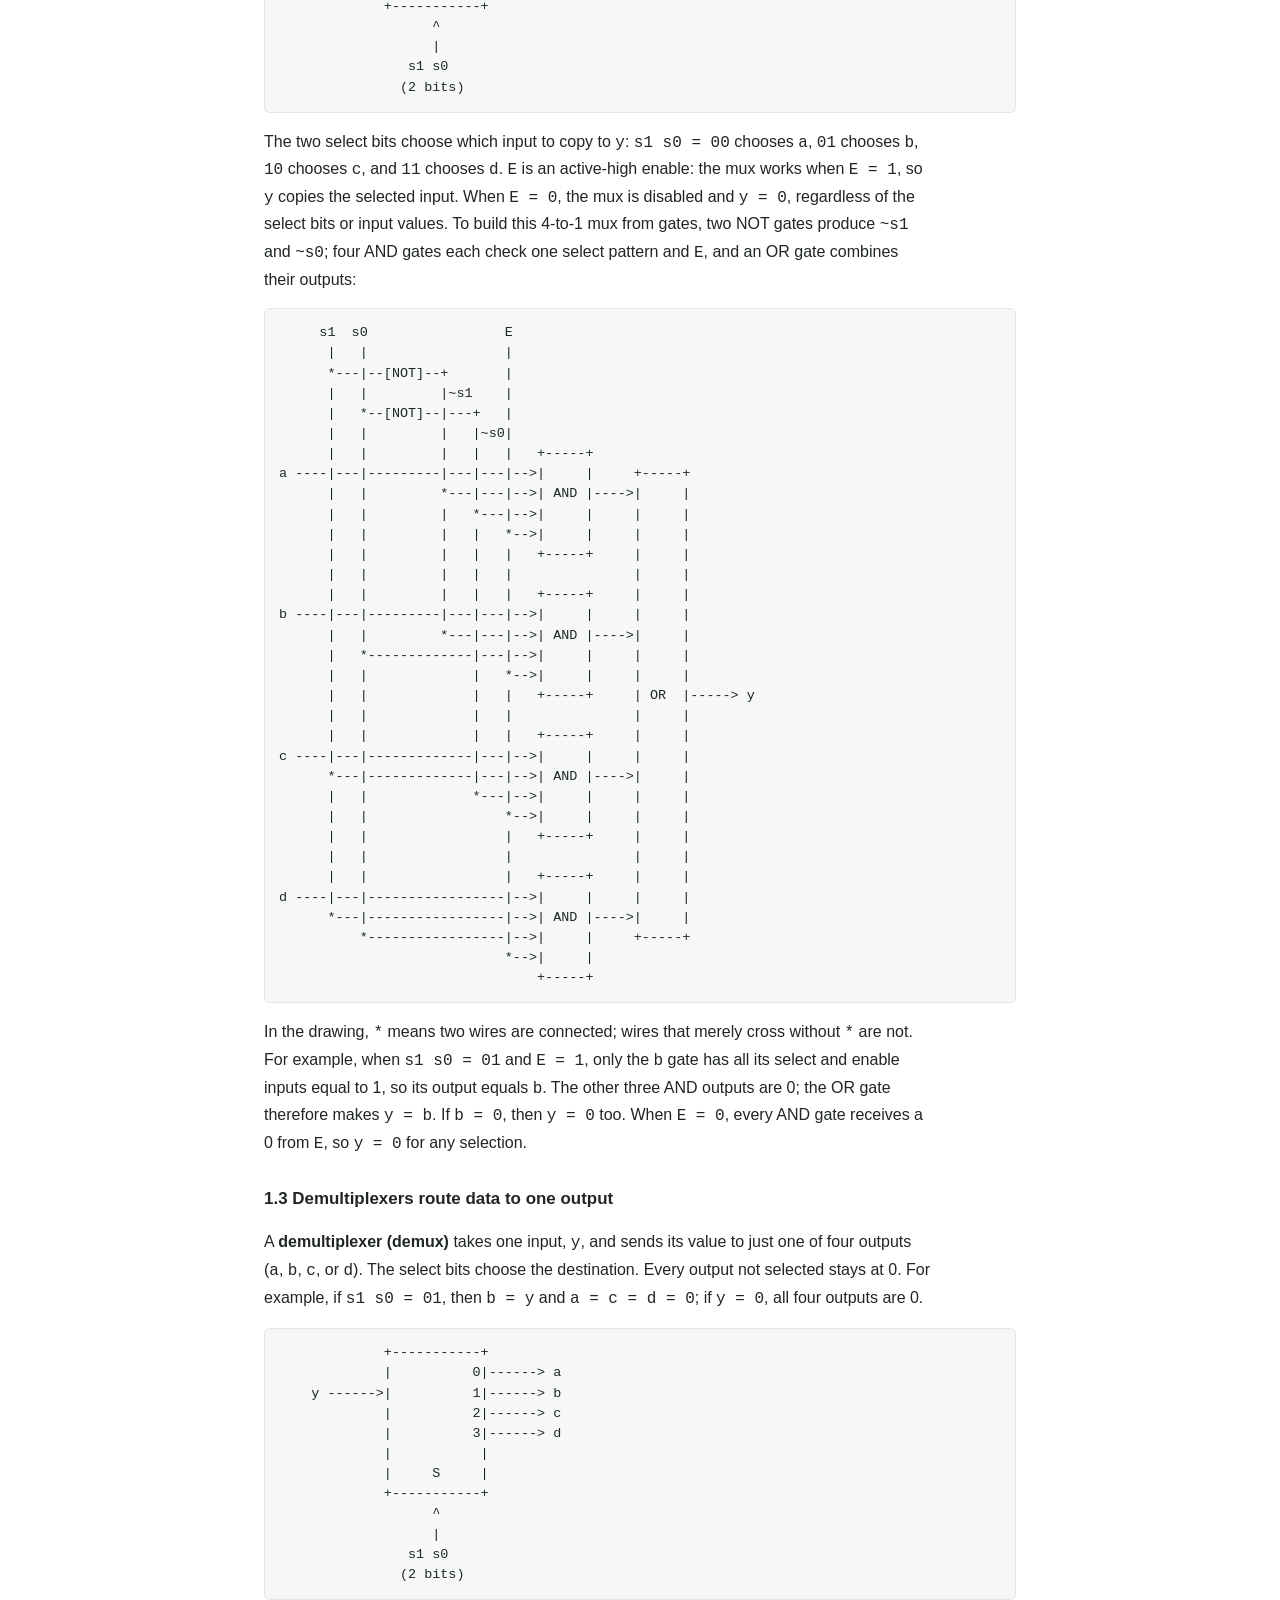
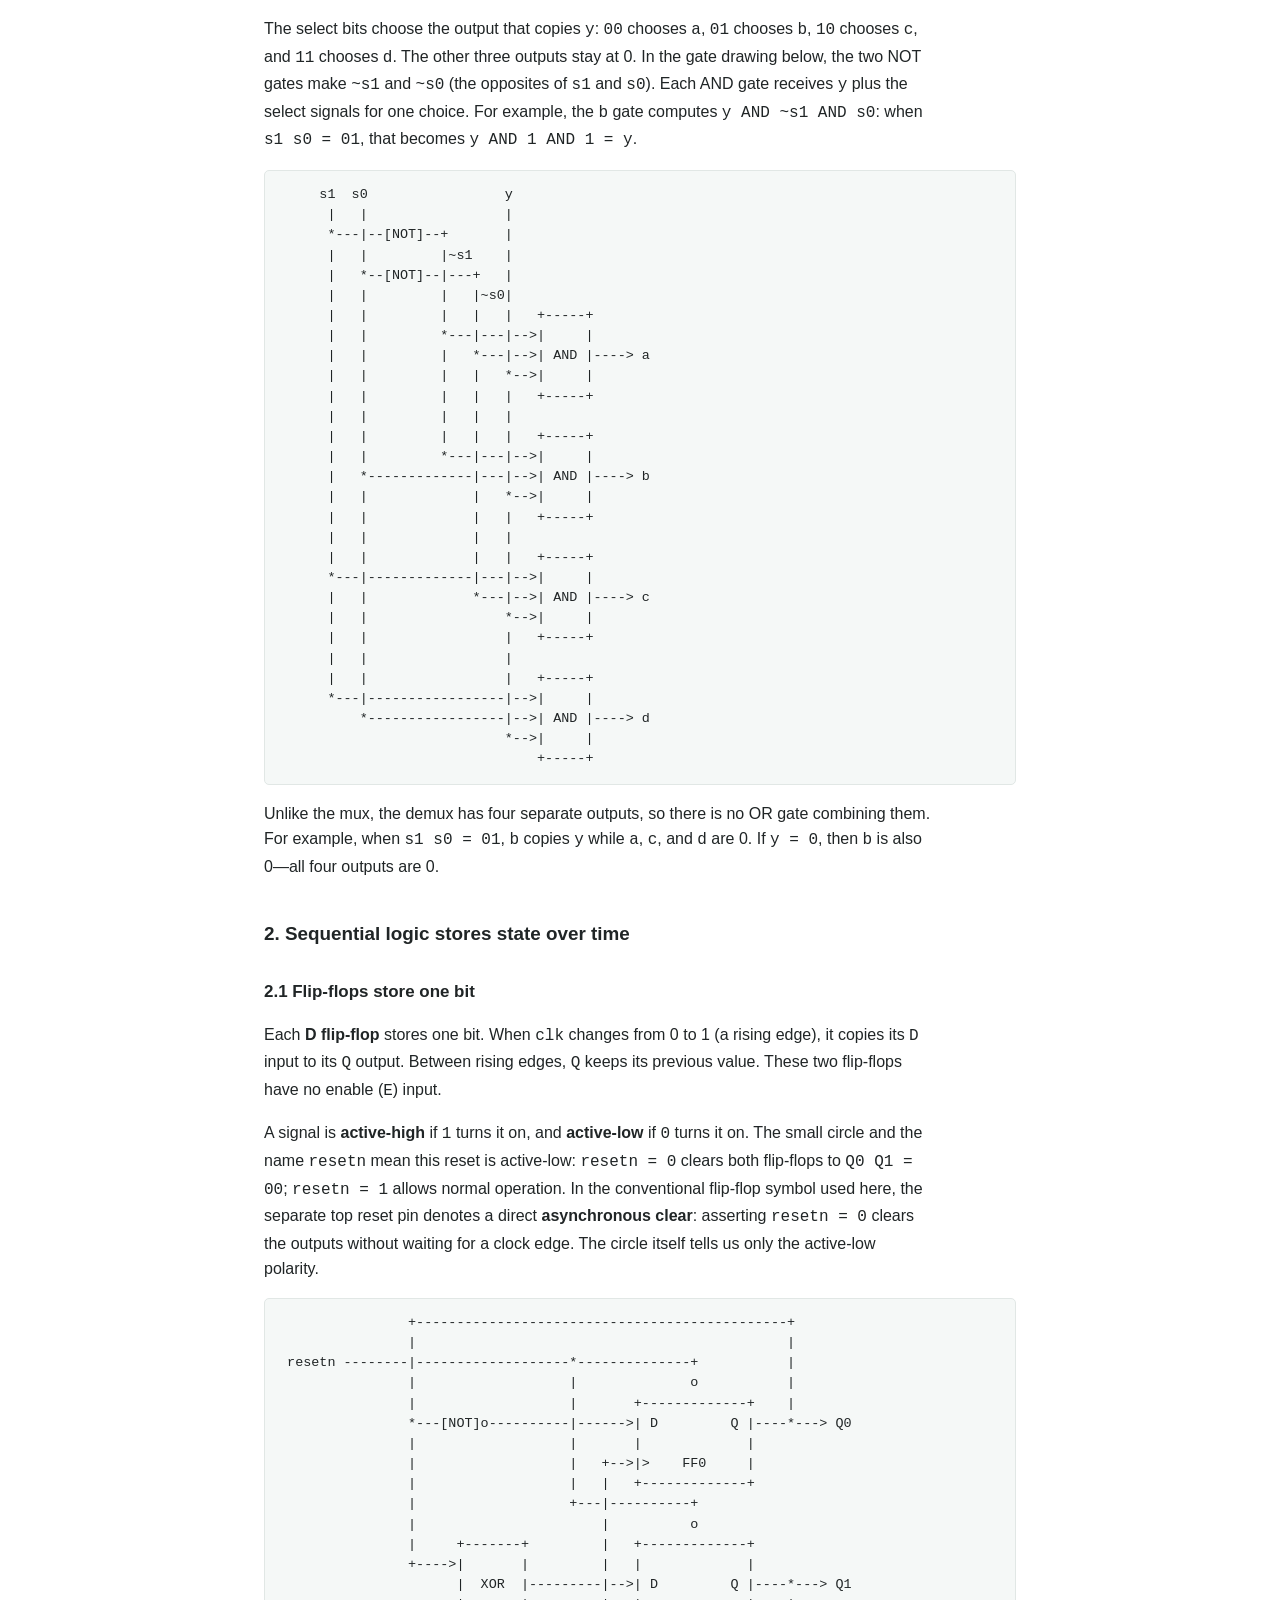
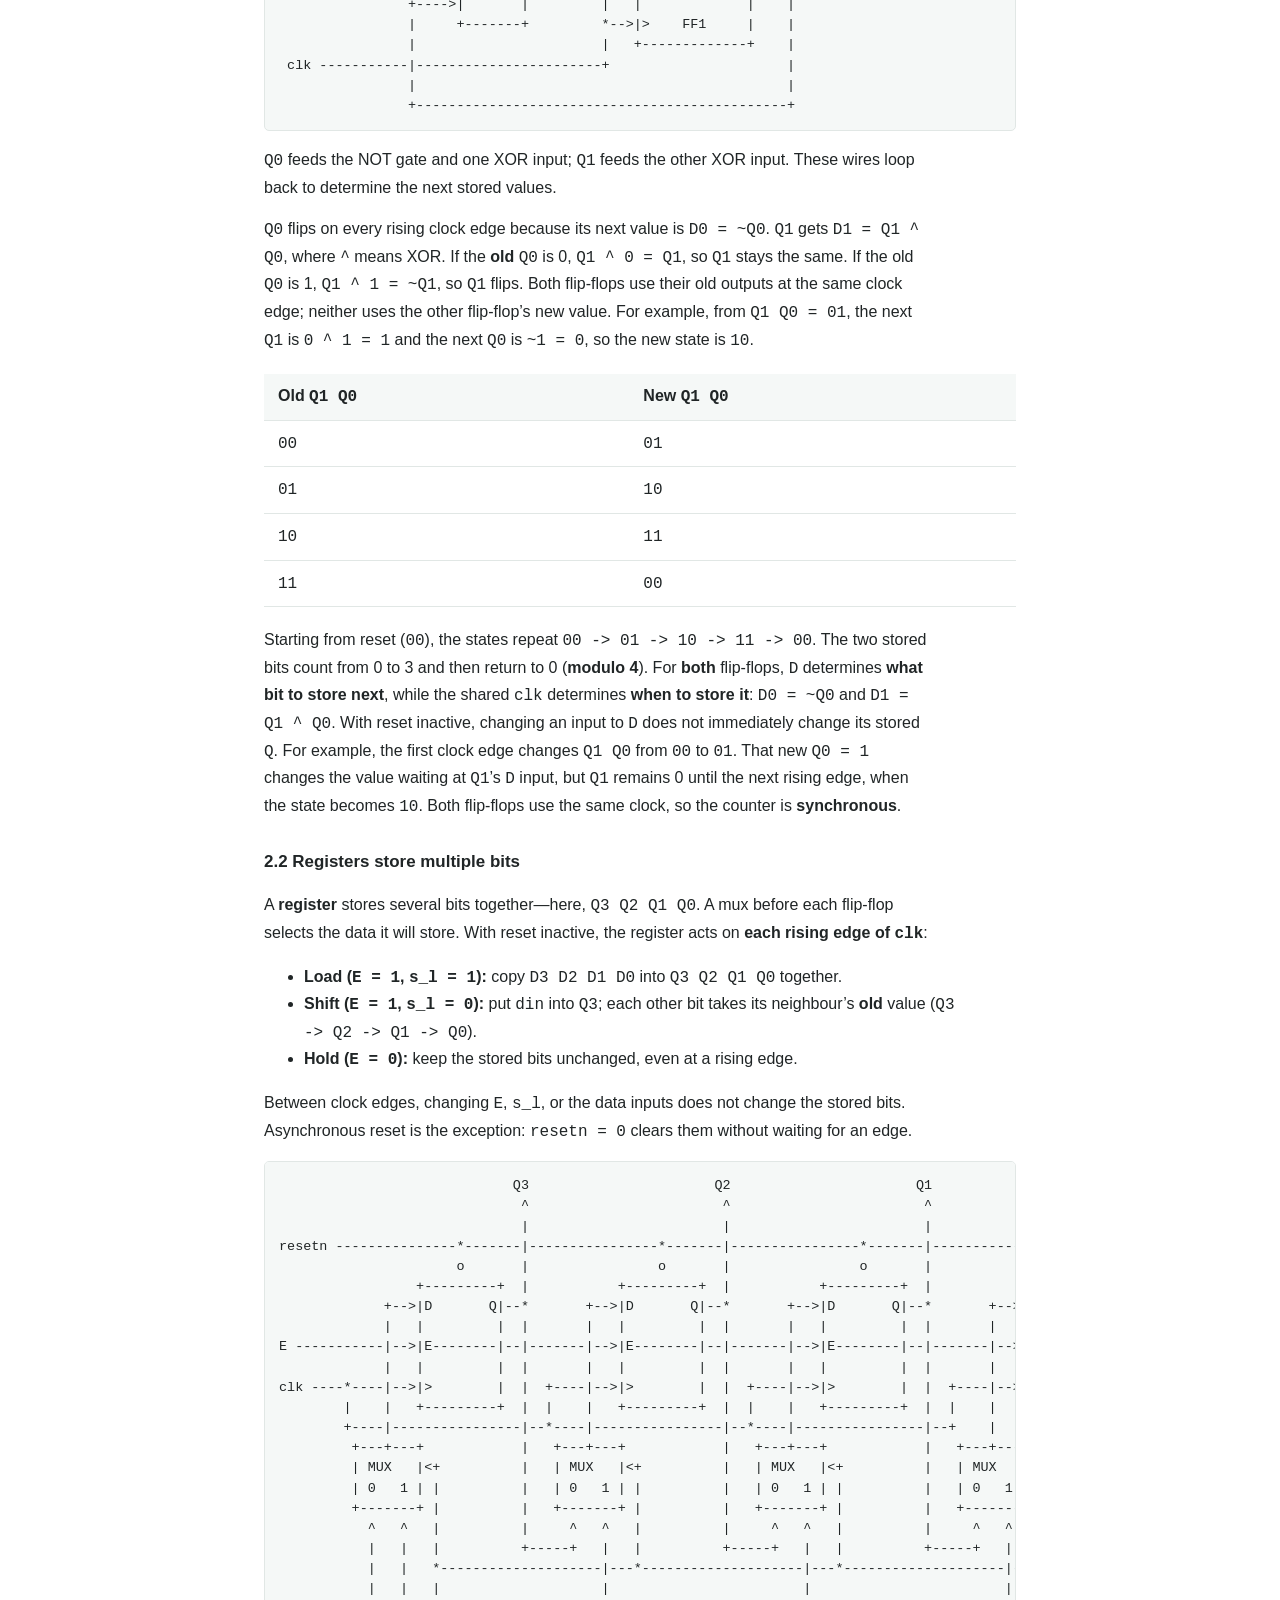
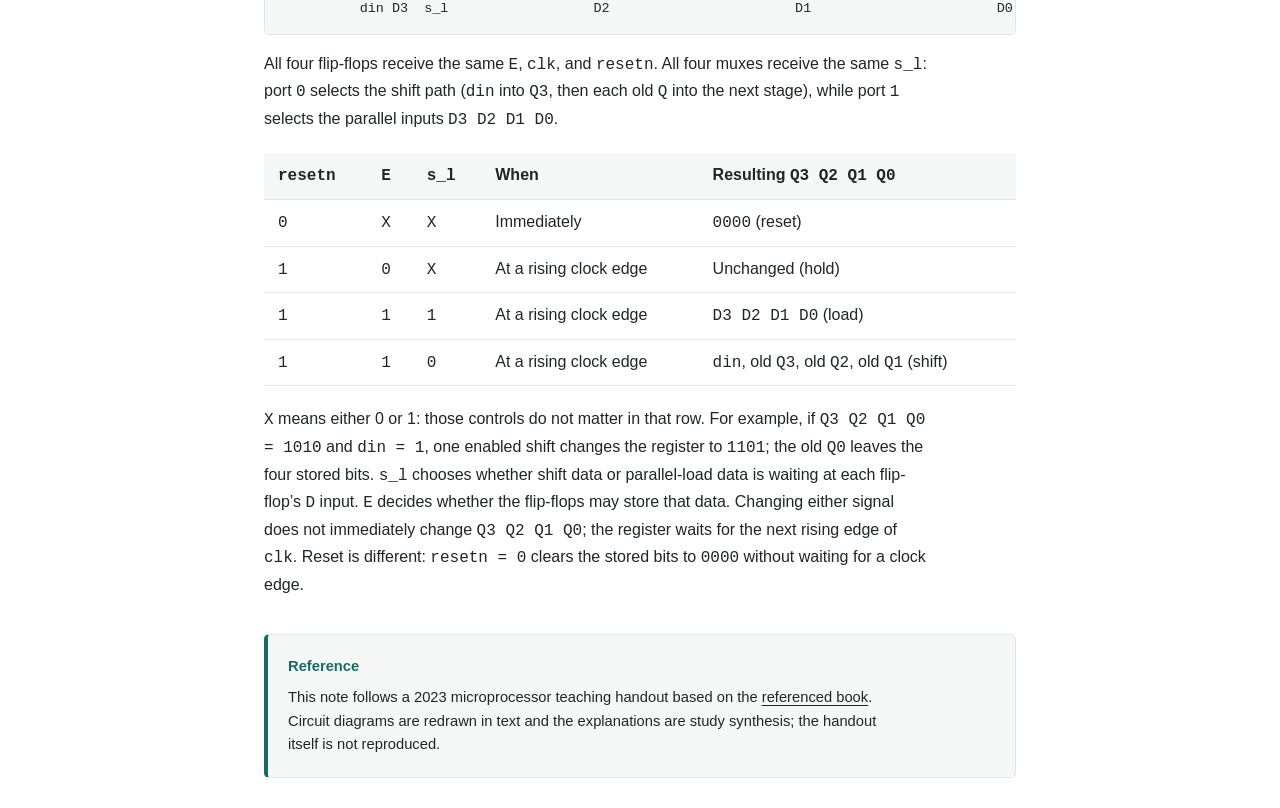
<file: study-notes/microprocessor/digital-logic.html>
<!doctype html>
<html lang="en">
<head>
  <meta charset="utf-8">
  <meta name="viewport" content="width=device-width, initial-scale=1">
  <meta name="description" content="Digital logic fundamentals: combinational gates and routing, clocked flip-flops, and multi-bit registers.">
  <title>Combinational and Sequential Digital Logic — Microprocessor — Jack Byun</title>
  <link rel="stylesheet" href="../../style.css?v=20260930-layout">
</head>
<body>
  <a class="skip" href="#content">Skip to content</a>
  <header class="site-header"><div class="wrap">
    <a class="brand" href="../../">Jack Byun</a>
    <nav aria-label="Main navigation"><a href="../">Study Notes</a> <a href="../../projects/">Projects</a> <a href="../../contributions/">Upstream Contributions</a></nav>
  </div></header>
  <main class="wrap article" id="content">
    <p class="breadcrumbs"><a href="../">Study Notes</a> / <a href="./">Microprocessor</a></p>
<h1 id="1-combinational-and-sequential-digital-logic">1. Combinational and Sequential Digital Logic</h1>
<p class="article-dates">Created <time datetime="2026-09-30">30 September 2026</time> · Last edited <time datetime="2026-09-30">30 September 2026</time></p>
<p>Digital logic provides fundamental building blocks for modern microprocessors. It is commonly divided into <strong>combinational logic</strong> and <strong>sequential logic</strong>. Combinational circuits produce outputs from their current inputs without storing state; gates, muxes, and demuxes are examples. Sequential circuits store state, so their outputs depend on both current inputs and previously stored values. Flip-flops and registers are examples: they normally update on clock edges, though an asynchronous reset can change stored bits without a clock edge.</p>
<nav class="toc-box" aria-labelledby="table-of-contents">
<h2 id="table-of-contents">Table of contents</h2>
<ul>
<li><a href="#1-combinational-logic-uses-current-inputs">1. Combinational logic uses current inputs</a>
<ul>
<li><a href="#11-logic-gates-perform-boolean-operations">1.1 Logic gates perform Boolean operations</a></li>
<li><a href="#12-multiplexers-select-one-data-input">1.2 Multiplexers select one data input</a></li>
<li><a href="#13-demultiplexers-route-data-to-one-output">1.3 Demultiplexers route data to one output</a></li>
</ul></li>
<li><a href="#2-sequential-logic-stores-state-over-time">2. Sequential logic stores state over time</a>
<ul>
<li><a href="#21-flip-flops-store-one-bit">2.1 Flip-flops store one bit</a></li>
<li><a href="#22-registers-store-multiple-bits">2.2 Registers store multiple bits</a></li>
</ul></li>
</ul>
</nav>
<h2 id="1-combinational-logic-uses-current-inputs">1. Combinational logic uses current inputs</h2>
<h3 id="11-logic-gates-perform-boolean-operations">1.1 Logic gates perform Boolean operations</h3>
<p>These operators act on single bits:</p>
<div class="table-scroll" role="region" tabindex="0" aria-label="Logic gate truth table">
<table>
<thead>
<tr>
<th>Gate</th>
<th>Expression</th>
<th>Output is 1 when…</th>
</tr>
</thead>
<tbody>
<tr>
<td>NOT</td>
<td><code>~a</code></td>
<td><code>a</code> is 0</td>
</tr>
<tr>
<td>AND</td>
<td><code>a &amp; b</code></td>
<td>Both inputs are 1</td>
</tr>
<tr>
<td>OR</td>
<td><code>a | b</code></td>
<td>Either or both inputs are 1</td>
</tr>
<tr>
<td>XOR</td>
<td><code>a ^ b</code></td>
<td>Inputs differ</td>
</tr>
</tbody>
</table>
</div>
<h3 id="12-multiplexers-select-one-data-input">1.2 Multiplexers select one data input</h3>
<p>A <strong>multiplexer (mux)</strong> passes one selected input to its output; it stores nothing. A two-input example is <code>y = (~s &amp; a) | (s &amp; b)</code>: select 0 passes <code>a</code>, select 1 passes <code>b</code>.</p>
<pre role="region" tabindex="0" aria-label="Enabled four-to-one multiplexer" class="text"><code>                   E
                   |
                   v
             +-----------+
    a ------&gt;|0          |
    b ------&gt;|1          |
    c ------&gt;|2         y|------&gt; y
    d ------&gt;|3          |
             |           |
             |     S     |
             +-----------+
                   ^
                   |
                s1 s0
               (2 bits)</code></pre>
<p>The two select bits choose which input to copy to <code>y</code>: <code>s1 s0 = 00</code> chooses <code>a</code>, <code>01</code> chooses <code>b</code>, <code>10</code> chooses <code>c</code>, and <code>11</code> chooses <code>d</code>. <code>E</code> is an active-high enable: the mux works when <code>E = 1</code>, so <code>y</code> copies the selected input. When <code>E = 0</code>, the mux is disabled and <code>y = 0</code>, regardless of the select bits or input values. To build this 4-to-1 mux from gates, two NOT gates produce <code>~s1</code> and <code>~s0</code>; four AND gates each check one select pattern and <code>E</code>, and an OR gate combines their outputs:</p>
<pre role="region" tabindex="0" aria-label="Multiplexer gate circuit" class="text"><code>     s1  s0                 E
      |   |                 |
      *---|--[NOT]--+       |
      |   |         |~s1    |
      |   *--[NOT]--|---+   |
      |   |         |   |~s0|
      |   |         |   |   |   +-----+
a ----|---|---------|---|---|--&gt;|     |     +-----+
      |   |         *---|---|--&gt;| AND |----&gt;|     |
      |   |         |   *---|--&gt;|     |     |     |
      |   |         |   |   *--&gt;|     |     |     |
      |   |         |   |   |   +-----+     |     |
      |   |         |   |   |               |     |
      |   |         |   |   |   +-----+     |     |
b ----|---|---------|---|---|--&gt;|     |     |     |
      |   |         *---|---|--&gt;| AND |----&gt;|     |
      |   *-------------|---|--&gt;|     |     |     |
      |   |             |   *--&gt;|     |     |     |
      |   |             |   |   +-----+     | OR  |-----&gt; y
      |   |             |   |               |     |
      |   |             |   |   +-----+     |     |
c ----|---|-------------|---|--&gt;|     |     |     |
      *---|-------------|---|--&gt;| AND |----&gt;|     |
      |   |             *---|--&gt;|     |     |     |
      |   |                 *--&gt;|     |     |     |
      |   |                 |   +-----+     |     |
      |   |                 |               |     |
      |   |                 |   +-----+     |     |
d ----|---|-----------------|--&gt;|     |     |     |
      *---|-----------------|--&gt;| AND |----&gt;|     |
          *-----------------|--&gt;|     |     +-----+
                            *--&gt;|     |
                                +-----+</code></pre>
<p>In the drawing, <code>*</code> means two wires are connected; wires that merely cross without <code>*</code> are not. For example, when <code>s1 s0 = 01</code> and <code>E = 1</code>, only the <code>b</code> gate has all its select and enable inputs equal to 1, so its output equals <code>b</code>. The other three AND outputs are 0; the OR gate therefore makes <code>y = b</code>. If <code>b = 0</code>, then <code>y = 0</code> too. When <code>E = 0</code>, every AND gate receives a 0 from <code>E</code>, so <code>y = 0</code> for any selection.</p>
<h3 id="13-demultiplexers-route-data-to-one-output">1.3 Demultiplexers route data to one output</h3>
<p>A <strong>demultiplexer (demux)</strong> takes one input, <code>y</code>, and sends its value to just one of four outputs (<code>a</code>, <code>b</code>, <code>c</code>, or <code>d</code>). The select bits choose the destination. Every output not selected stays at 0. For example, if <code>s1 s0 = 01</code>, then <code>b = y</code> and <code>a = c = d = 0</code>; if <code>y = 0</code>, all four outputs are 0.</p>
<pre role="region" tabindex="0" aria-label="One-to-four demultiplexer" class="text"><code>             +-----------+
             |          0|------&gt; a
    y ------&gt;|          1|------&gt; b
             |          2|------&gt; c
             |          3|------&gt; d
             |           |
             |     S     |
             +-----------+
                   ^
                   |
                s1 s0
               (2 bits)</code></pre>
<p>The select bits choose the output that copies <code>y</code>: <code>00</code> chooses <code>a</code>, <code>01</code> chooses <code>b</code>, <code>10</code> chooses <code>c</code>, and <code>11</code> chooses <code>d</code>. The other three outputs stay at 0. In the gate drawing below, the two NOT gates make <code>~s1</code> and <code>~s0</code> (the opposites of <code>s1</code> and <code>s0</code>). Each AND gate receives <code>y</code> plus the select signals for one choice. For example, the <code>b</code> gate computes <code>y AND ~s1 AND s0</code>: when <code>s1 s0 = 01</code>, that becomes <code>y AND 1 AND 1 = y</code>.</p>
<pre role="region" tabindex="0" aria-label="Demultiplexer gate circuit" class="text"><code>     s1  s0                 y
      |   |                 |
      *---|--[NOT]--+       |
      |   |         |~s1    |
      |   *--[NOT]--|---+   |
      |   |         |   |~s0|
      |   |         |   |   |   +-----+
      |   |         *---|---|--&gt;|     |
      |   |         |   *---|--&gt;| AND |----&gt; a
      |   |         |   |   *--&gt;|     |
      |   |         |   |   |   +-----+
      |   |         |   |   |
      |   |         |   |   |   +-----+
      |   |         *---|---|--&gt;|     |
      |   *-------------|---|--&gt;| AND |----&gt; b
      |   |             |   *--&gt;|     |
      |   |             |   |   +-----+
      |   |             |   |
      |   |             |   |   +-----+
      *---|-------------|---|--&gt;|     |
      |   |             *---|--&gt;| AND |----&gt; c
      |   |                 *--&gt;|     |
      |   |                 |   +-----+
      |   |                 |
      |   |                 |   +-----+
      *---|-----------------|--&gt;|     |
          *-----------------|--&gt;| AND |----&gt; d
                            *--&gt;|     |
                                +-----+</code></pre>
<p>Unlike the mux, the demux has four separate outputs, so there is no OR gate combining them. For example, when <code>s1 s0 = 01</code>, <code>b</code> copies <code>y</code> while <code>a</code>, <code>c</code>, and <code>d</code> are 0. If <code>y = 0</code>, then <code>b</code> is also 0—all four outputs are 0.</p>
<h2 id="2-sequential-logic-stores-state-over-time">2. Sequential logic stores state over time</h2>
<h3 id="21-flip-flops-store-one-bit">2.1 Flip-flops store one bit</h3>
<p>Each <strong>D flip-flop</strong> stores one bit. When <code>clk</code> changes from 0 to 1 (a rising edge), it copies its <code>D</code> input to its <code>Q</code> output. Between rising edges, <code>Q</code> keeps its previous value. These two flip-flops have no enable (<code>E</code>) input.</p>
<p>A signal is <strong>active-high</strong> if <code>1</code> turns it on, and <strong>active-low</strong> if <code>0</code> turns it on. The small circle and the name <code>resetn</code> mean this reset is active-low: <code>resetn = 0</code> clears both flip-flops to <code>Q0 Q1 = 00</code>; <code>resetn = 1</code> allows normal operation. In the conventional flip-flop symbol used here, the separate top reset pin denotes a direct <strong>asynchronous clear</strong>: asserting <code>resetn = 0</code> clears the outputs without waiting for a clock edge. The circle itself tells us only the active-low polarity.</p>
<pre role="region" tabindex="0" aria-label="Two-flip-flop counter" class="text"><code>                +----------------------------------------------+
                |                                              |
 resetn --------|-------------------*--------------+           |
                |                   |              o           |
                |                   |       +-------------+    |
                *---[NOT]o----------|------&gt;| D         Q |----*---&gt; Q0
                |                   |       |             |
                |                   |   +--&gt;|&gt;    FF0     |
                |                   |   |   +-------------+
                |                   +---|----------+
                |                       |          o
                |     +-------+         |   +-------------+
                +----&gt;|       |         |   |             |
                      |  XOR  |---------|--&gt;| D         Q |----*---&gt; Q1
                +----&gt;|       |         |   |             |    |
                |     +-------+         *--&gt;|&gt;    FF1     |    |
                |                       |   +-------------+    |
 clk -----------|-----------------------+                      |
                |                                              |
                +----------------------------------------------+</code></pre>
<p><code>Q0</code> feeds the NOT gate and one XOR input; <code>Q1</code> feeds the other XOR input. These wires loop back to determine the next stored values.</p>
<p><code>Q0</code> flips on every rising clock edge because its next value is <code>D0 = ~Q0</code>. <code>Q1</code> gets <code>D1 = Q1 ^ Q0</code>, where <code>^</code> means XOR. If the <strong>old</strong> <code>Q0</code> is 0, <code>Q1 ^ 0 = Q1</code>, so <code>Q1</code> stays the same. If the old <code>Q0</code> is 1, <code>Q1 ^ 1 = ~Q1</code>, so <code>Q1</code> flips. Both flip-flops use their old outputs at the same clock edge; neither uses the other flip-flop’s new value. For example, from <code>Q1 Q0 = 01</code>, the next <code>Q1</code> is <code>0 ^ 1 = 1</code> and the next <code>Q0</code> is <code>~1 = 0</code>, so the new state is <code>10</code>.</p>
<div class="table-scroll" role="region" tabindex="0" aria-label="Two-bit counter state transitions">
<table>
<thead>
<tr>
<th>Old <code>Q1 Q0</code></th>
<th>New <code>Q1 Q0</code></th>
</tr>
</thead>
<tbody>
<tr>
<td><code>00</code></td>
<td><code>01</code></td>
</tr>
<tr>
<td><code>01</code></td>
<td><code>10</code></td>
</tr>
<tr>
<td><code>10</code></td>
<td><code>11</code></td>
</tr>
<tr>
<td><code>11</code></td>
<td><code>00</code></td>
</tr>
</tbody>
</table>
</div>
<p>Starting from reset (<code>00</code>), the states repeat <code>00 -&gt; 01 -&gt; 10 -&gt; 11 -&gt; 00</code>. The two stored bits count from 0 to 3 and then return to 0 (<strong>modulo 4</strong>). For <strong>both</strong> flip-flops, <code>D</code> determines <strong>what bit to store next</strong>, while the shared <code>clk</code> determines <strong>when to store it</strong>: <code>D0 = ~Q0</code> and <code>D1 = Q1 ^ Q0</code>. With reset inactive, changing an input to <code>D</code> does not immediately change its stored <code>Q</code>. For example, the first clock edge changes <code>Q1 Q0</code> from <code>00</code> to <code>01</code>. That new <code>Q0 = 1</code> changes the value waiting at <code>Q1</code>’s <code>D</code> input, but <code>Q1</code> remains 0 until the next rising edge, when the state becomes <code>10</code>. Both flip-flops use the same clock, so the counter is <strong>synchronous</strong>.</p>
<h3 id="22-registers-store-multiple-bits">2.2 Registers store multiple bits</h3>
<p>A <strong>register</strong> stores several bits together—here, <code>Q3 Q2 Q1 Q0</code>. A mux before each flip-flop selects the data it will store. With reset inactive, the register acts on <strong>each rising edge of <code>clk</code></strong>:</p>
<ul>
<li><strong>Load (<code>E = 1</code>, <code>s_l = 1</code>):</strong> copy <code>D3 D2 D1 D0</code> into <code>Q3 Q2 Q1 Q0</code> together.</li>
<li><strong>Shift (<code>E = 1</code>, <code>s_l = 0</code>):</strong> put <code>din</code> into <code>Q3</code>; each other bit takes its neighbour’s <strong>old</strong> value (<code>Q3 -&gt; Q2 -&gt; Q1 -&gt; Q0</code>).</li>
<li><strong>Hold (<code>E = 0</code>):</strong> keep the stored bits unchanged, even at a rising edge.</li>
</ul>
<p>Between clock edges, changing <code>E</code>, <code>s_l</code>, or the data inputs does not change the stored bits. Asynchronous reset is the exception: <code>resetn = 0</code> clears them without waiting for an edge.</p>
<pre role="region" tabindex="0" aria-label="Four-bit shift register" class="text"><code>                             Q3                       Q2                       Q1                       Q0
                              ^                        ^                        ^                        ^
                              |                        |                        |                        |
resetn ---------------*-------|----------------*-------|----------------*-------|----------------+       |
                      o       |                o       |                o       |                o       |
                 +---------+  |           +---------+  |           +---------+  |           +---------+  |
             +--&gt;|D       Q|--*       +--&gt;|D       Q|--*       +--&gt;|D       Q|--*       +--&gt;|D       Q|--+
             |   |         |  |       |   |         |  |       |   |         |  |       |   |         |
E -----------|--&gt;|E--------|--|-------|--&gt;|E--------|--|-------|--&gt;|E--------|--|-------|--&gt;|E        |
             |   |         |  |       |   |         |  |       |   |         |  |       |   |         |
clk ----*----|--&gt;|&gt;        |  |  +----|--&gt;|&gt;        |  |  +----|--&gt;|&gt;        |  |  +----|--&gt;|&gt;        |
        |    |   +---------+  |  |    |   +---------+  |  |    |   +---------+  |  |    |   +---------+
        +----|----------------|--*----|----------------|--*----|----------------|--+    |
         +---+---+            |   +---+---+            |   +---+---+            |   +---+---+
         | MUX   |&lt;+          |   | MUX   |&lt;+          |   | MUX   |&lt;+          |   | MUX   |&lt;+
         | 0   1 | |          |   | 0   1 | |          |   | 0   1 | |          |   | 0   1 | |
         +-------+ |          |   +-------+ |          |   +-------+ |          |   +-------+ |
           ^   ^   |          |     ^   ^   |          |     ^   ^   |          |     ^   ^   |
           |   |   |          +-----+   |   |          +-----+   |   |          +-----+   |   |
           |   |   *--------------------|---*--------------------|---*--------------------|---+
           |   |   |                    |                        |                        |
          din D3  s_l                  D2                       D1                       D0</code></pre>
<p>All four flip-flops receive the same <code>E</code>, <code>clk</code>, and <code>resetn</code>. All four muxes receive the same <code>s_l</code>: port <code>0</code> selects the shift path (<code>din</code> into <code>Q3</code>, then each old <code>Q</code> into the next stage), while port <code>1</code> selects the parallel inputs <code>D3 D2 D1 D0</code>.</p>
<div class="table-scroll" role="region" tabindex="0" aria-label="Four-bit register control table">
<table>
<thead>
<tr>
<th><code>resetn</code></th>
<th><code>E</code></th>
<th><code>s_l</code></th>
<th>When</th>
<th>Resulting <code>Q3 Q2 Q1 Q0</code></th>
</tr>
</thead>
<tbody>
<tr>
<td><code>0</code></td>
<td><code>X</code></td>
<td><code>X</code></td>
<td>Immediately</td>
<td><code>0000</code> (reset)</td>
</tr>
<tr>
<td><code>1</code></td>
<td><code>0</code></td>
<td><code>X</code></td>
<td>At a rising clock edge</td>
<td>Unchanged (hold)</td>
</tr>
<tr>
<td><code>1</code></td>
<td><code>1</code></td>
<td><code>1</code></td>
<td>At a rising clock edge</td>
<td><code>D3 D2 D1 D0</code> (load)</td>
</tr>
<tr>
<td><code>1</code></td>
<td><code>1</code></td>
<td><code>0</code></td>
<td>At a rising clock edge</td>
<td><code>din</code>, old <code>Q3</code>, old <code>Q2</code>, old <code>Q1</code> (shift)</td>
</tr>
</tbody>
</table>
</div>
<p><code>X</code> means either 0 or 1: those controls do not matter in that row. For example, if <code>Q3 Q2 Q1 Q0 = 1010</code> and <code>din = 1</code>, one enabled shift changes the register to <code>1101</code>; the old <code>Q0</code> leaves the four stored bits. <code>s_l</code> chooses whether shift data or parallel-load data is waiting at each flip-flop’s <code>D</code> input. <code>E</code> decides whether the flip-flops may store that data. Changing either signal does not immediately change <code>Q3 Q2 Q1 Q0</code>; the register waits for the next rising edge of <code>clk</code>. Reset is different: <code>resetn = 0</code> clears the stored bits to <code>0000</code> without waiting for a clock edge.</p>

    <aside class="reference-box" aria-label="Source and attribution">
      <p class="reference-label"><strong>Reference</strong></p>
      <p>This note follows a 2023 microprocessor teaching handout based on the <a href="https://dl.acm.org/doi/book/10.5555/3027670">referenced book</a>. Circuit diagrams are redrawn in text and the explanations are study synthesis; the handout itself is not reproduced.</p>
    </aside>
  </main>
  <footer><div class="wrap">© 2026 Jack Byun</div></footer>
</body>
</html>
</file>
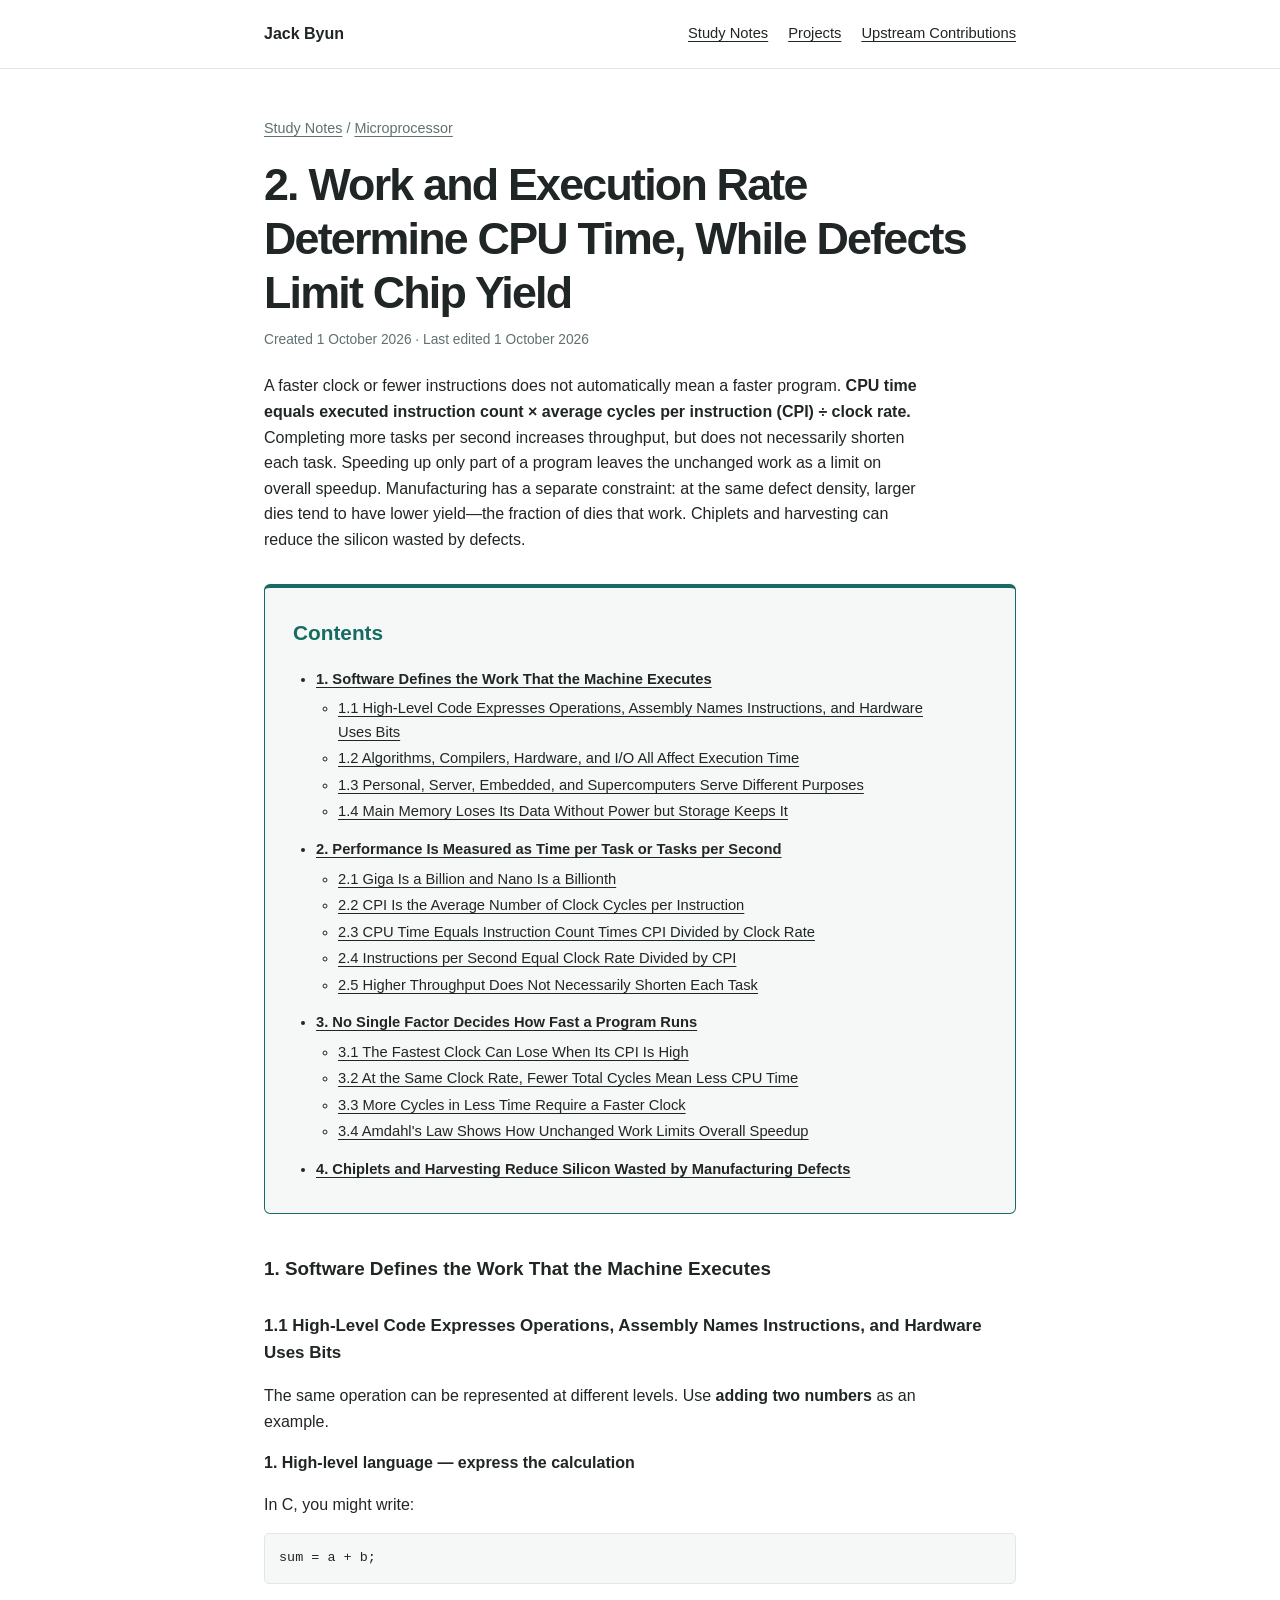
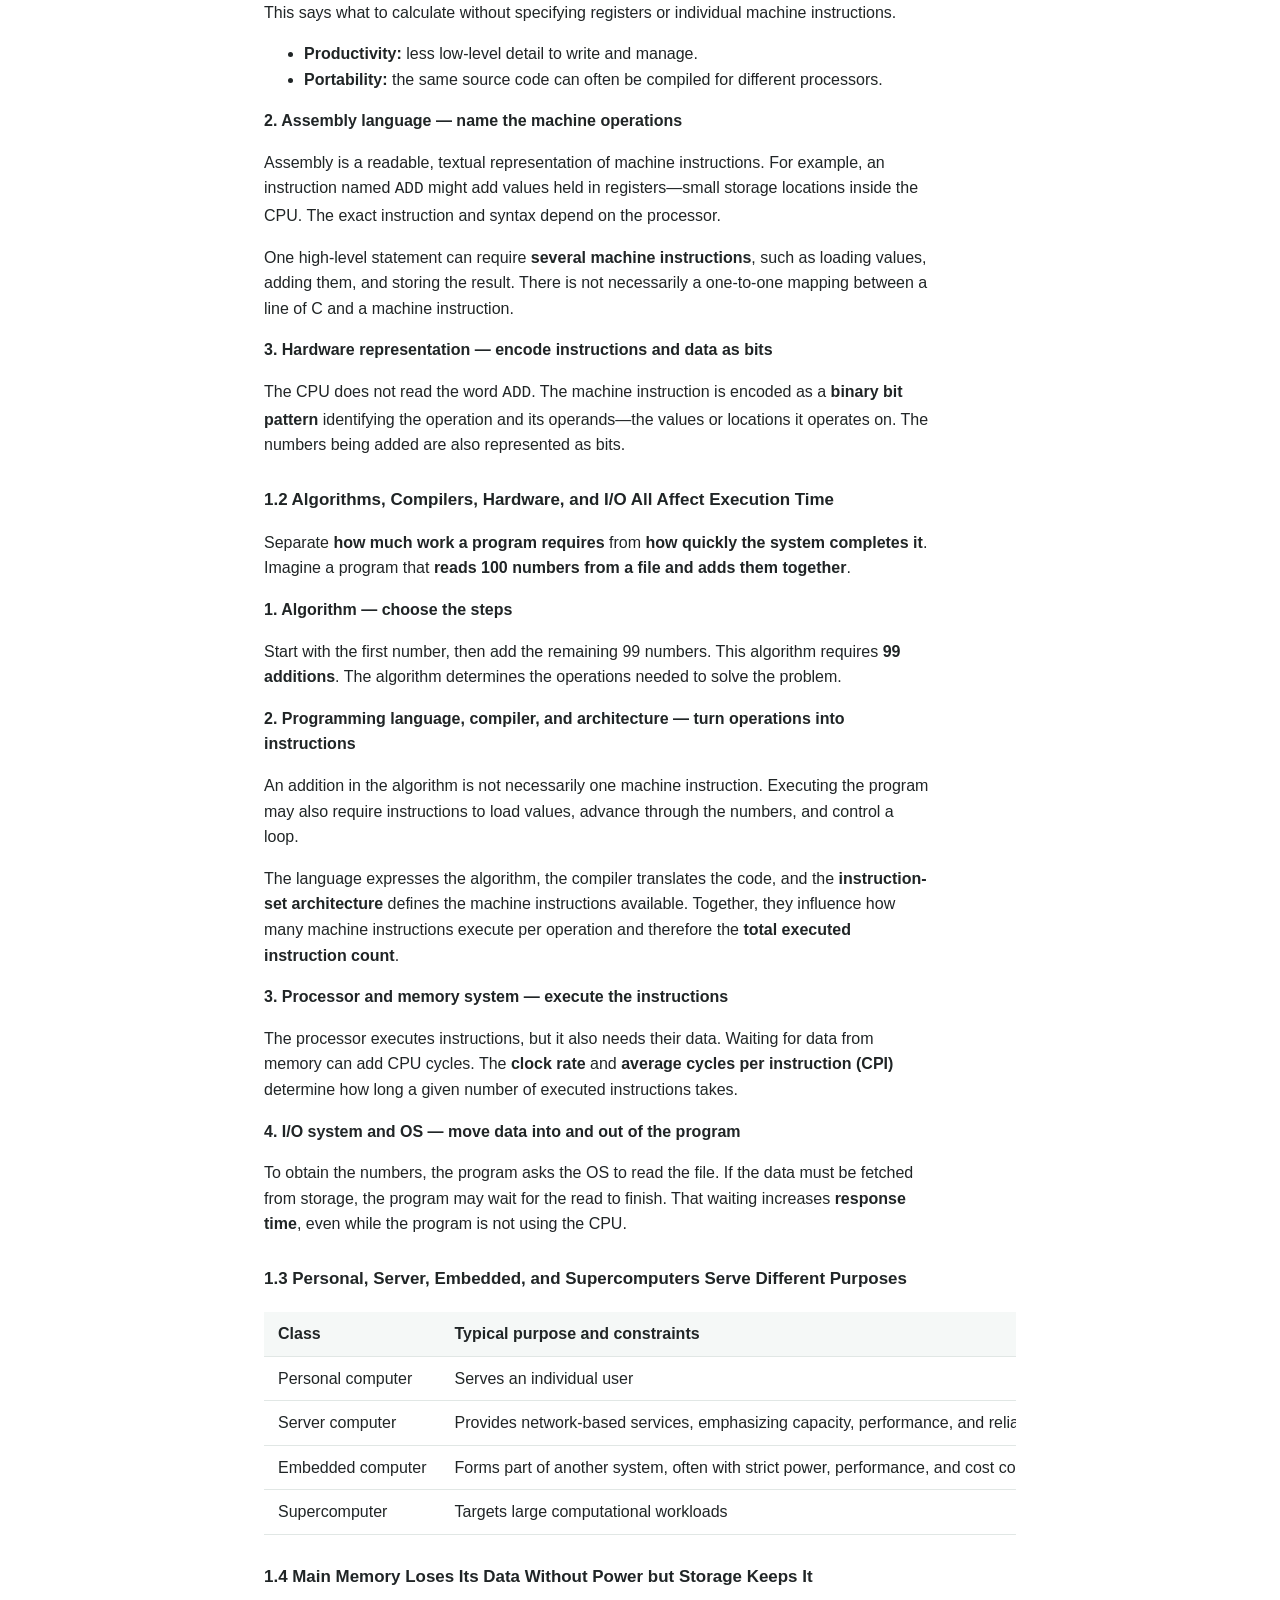
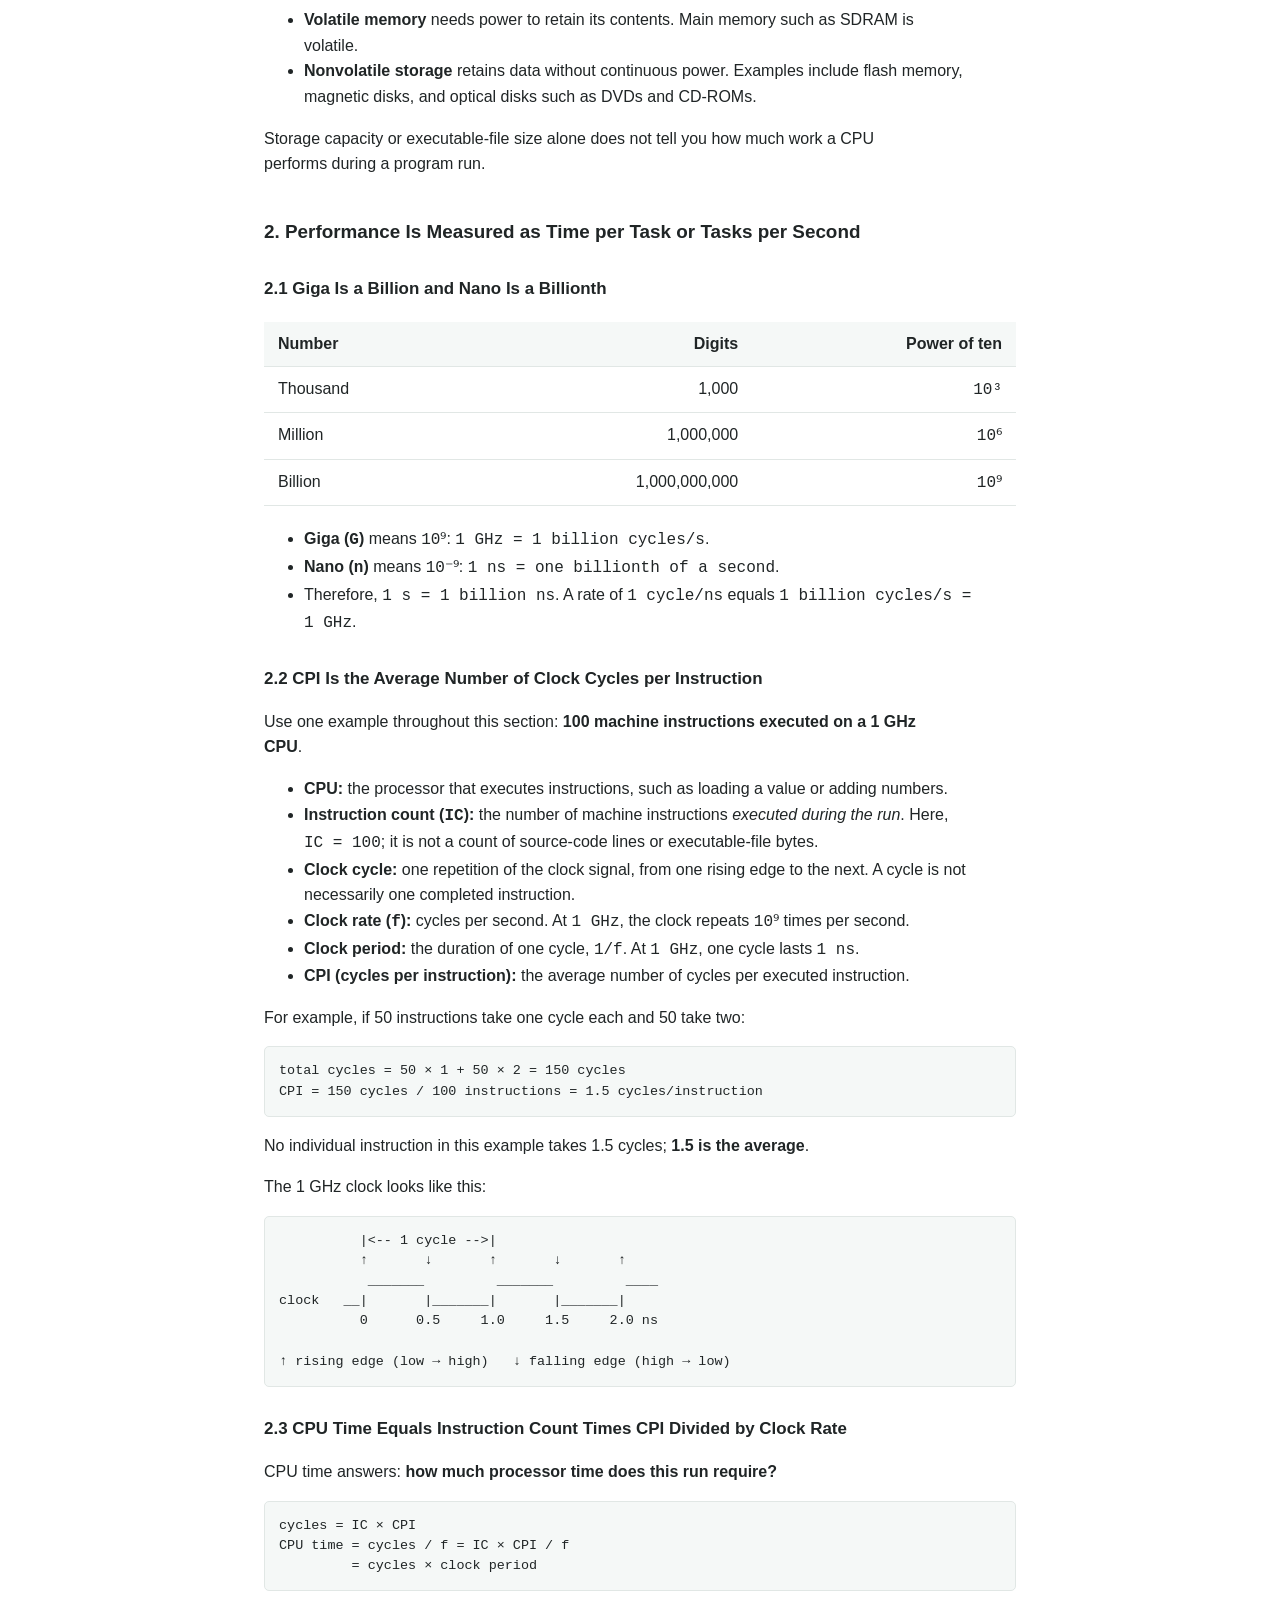
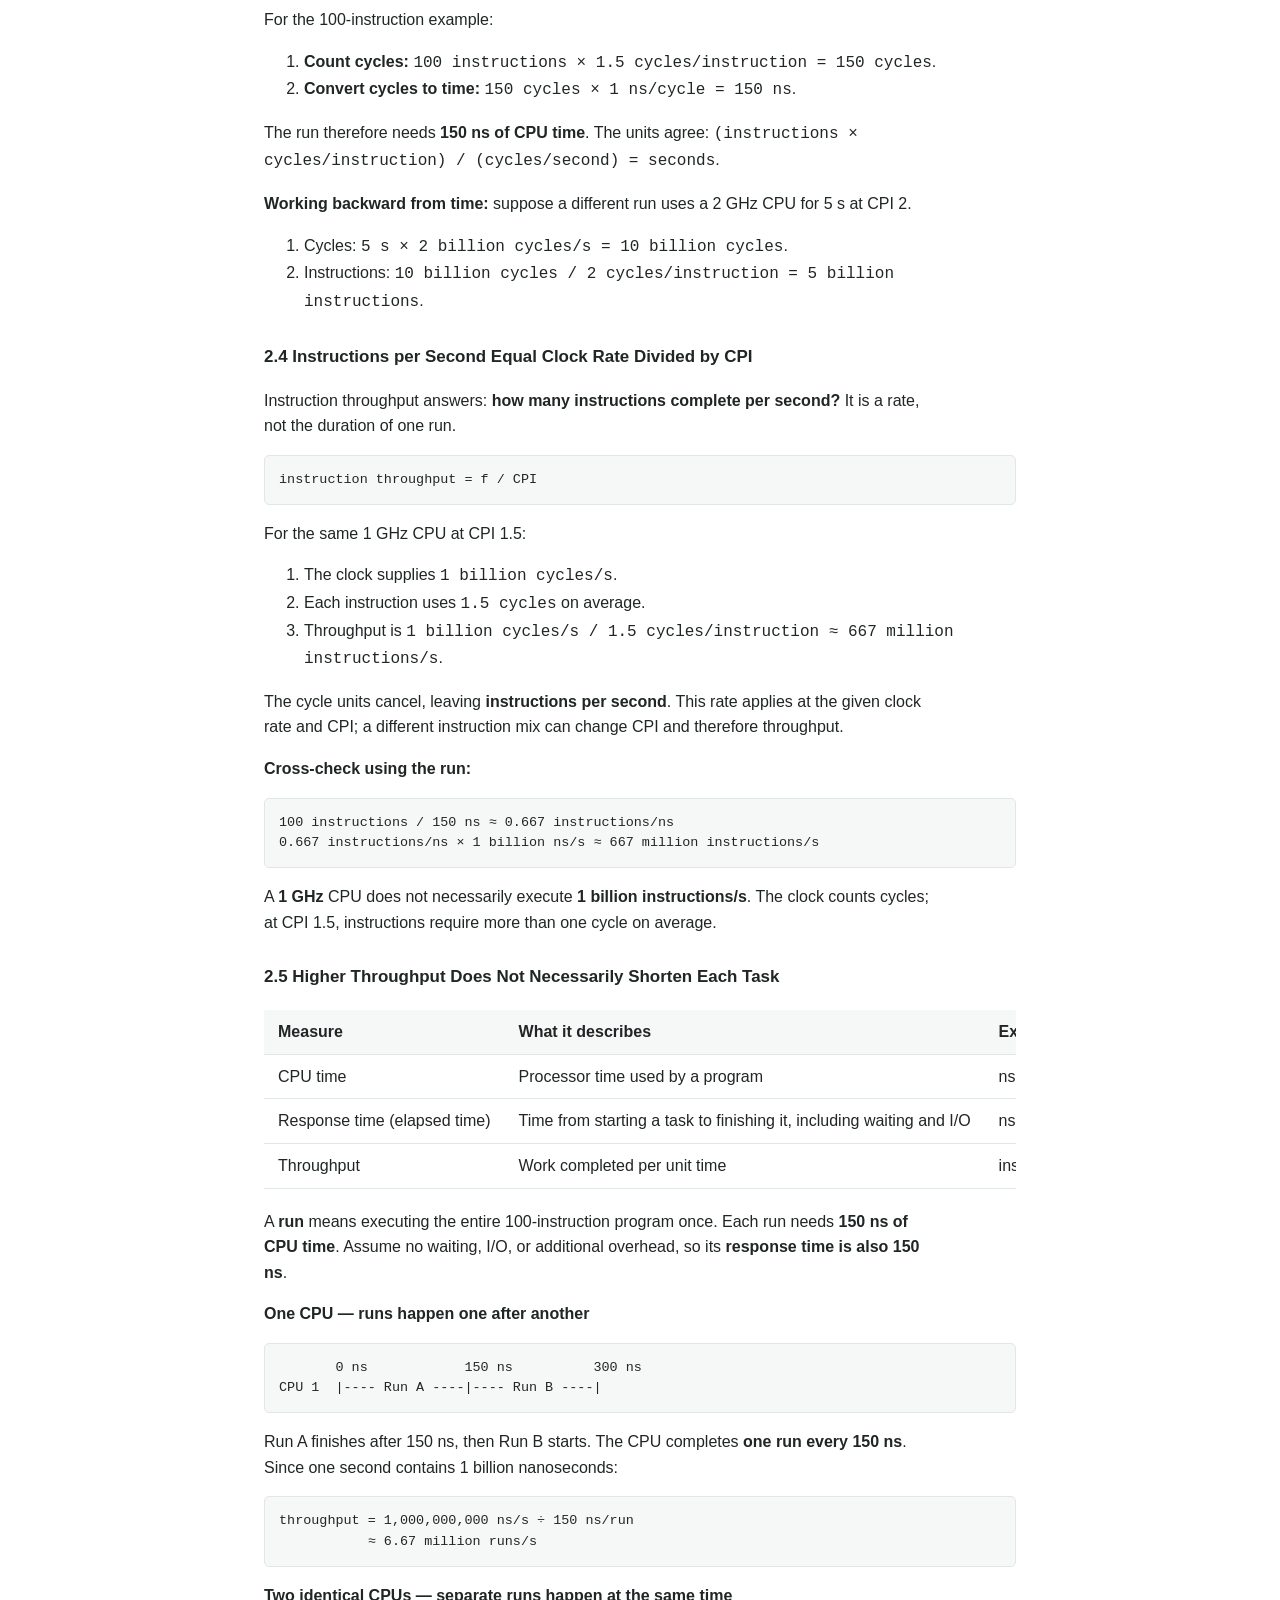
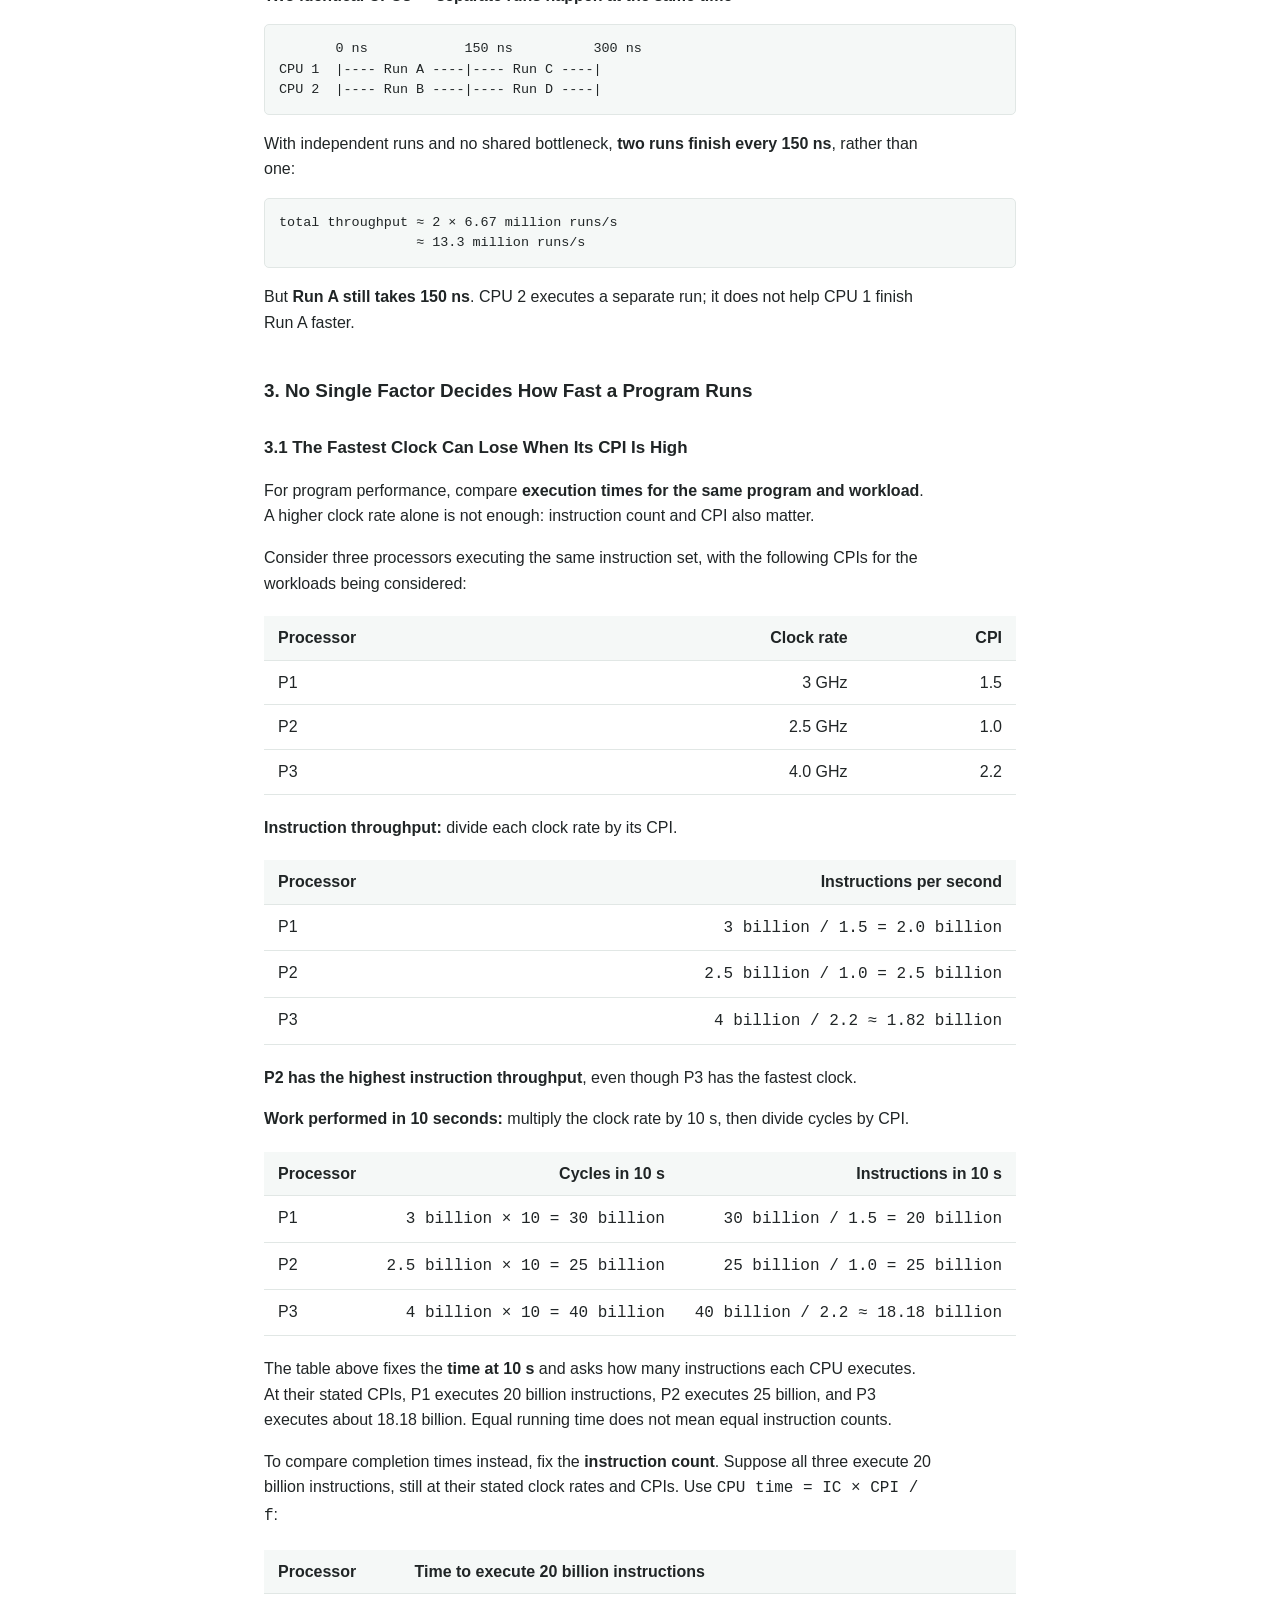
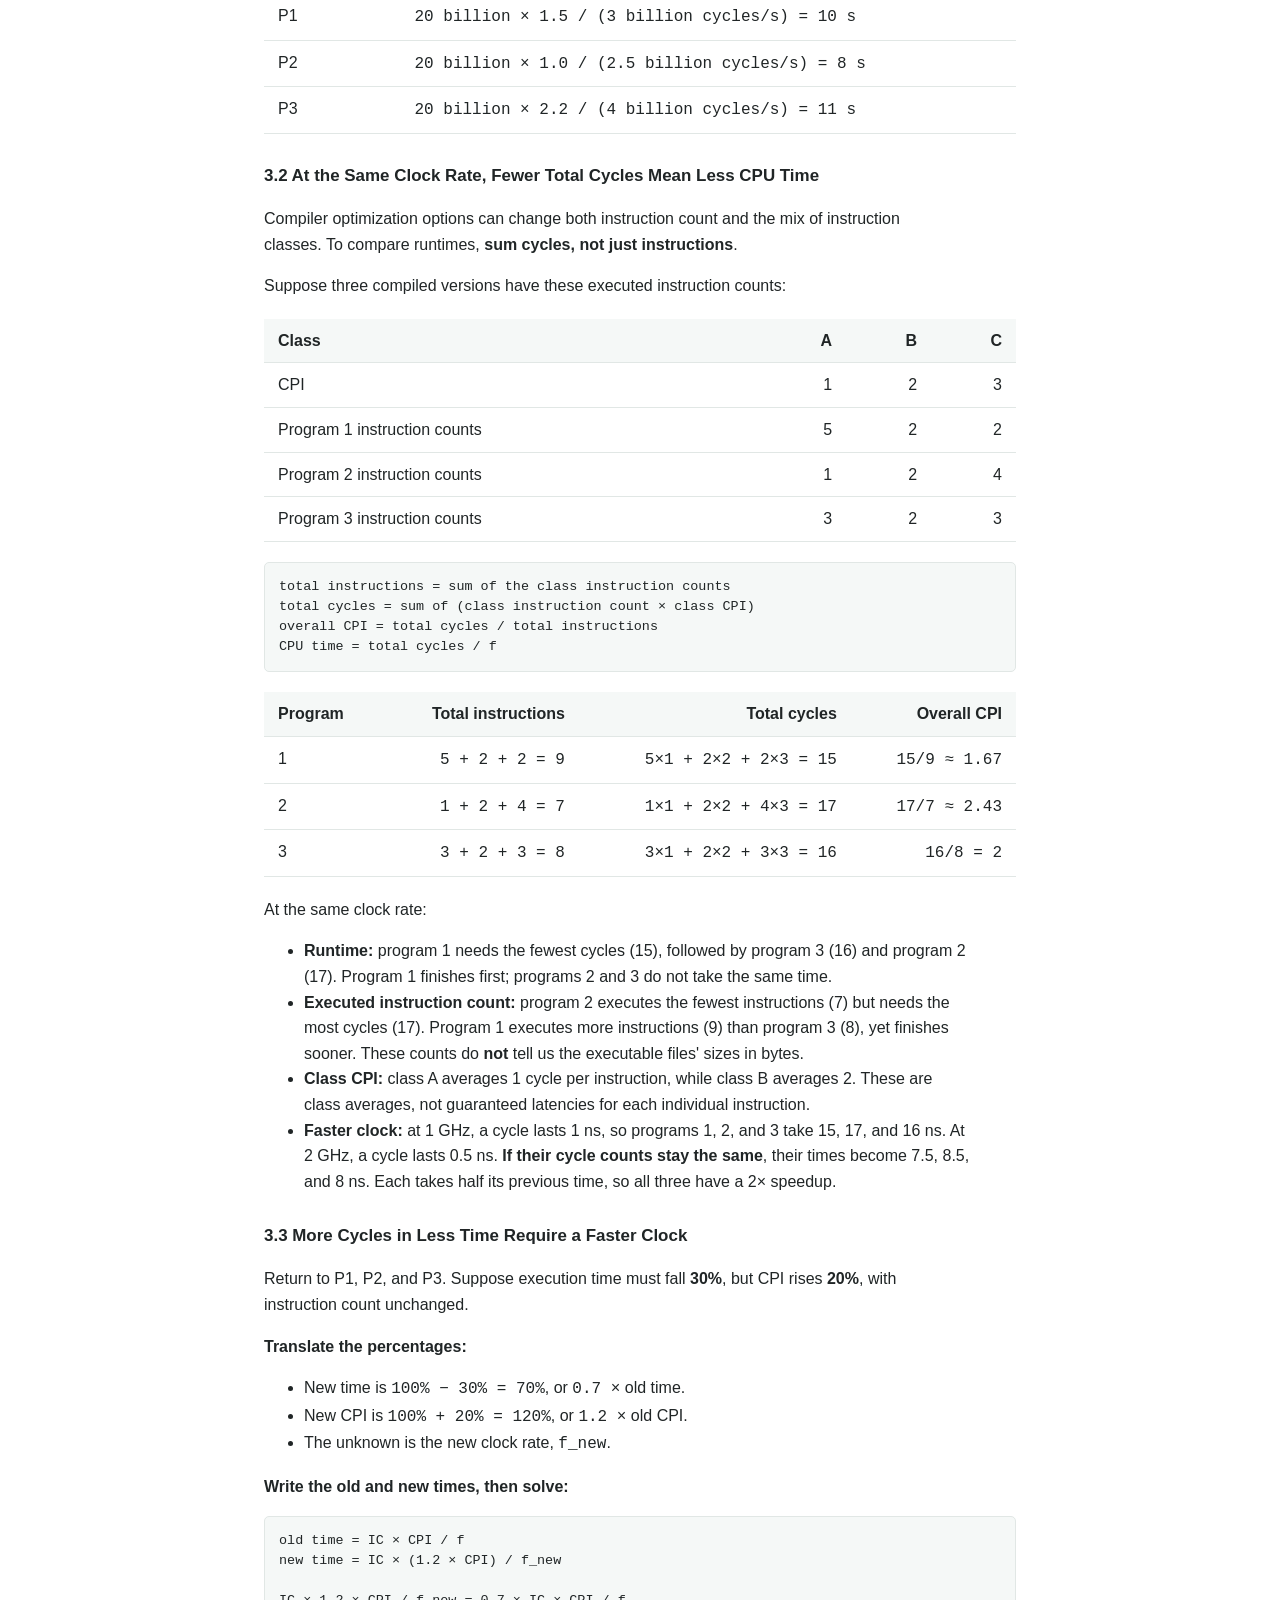
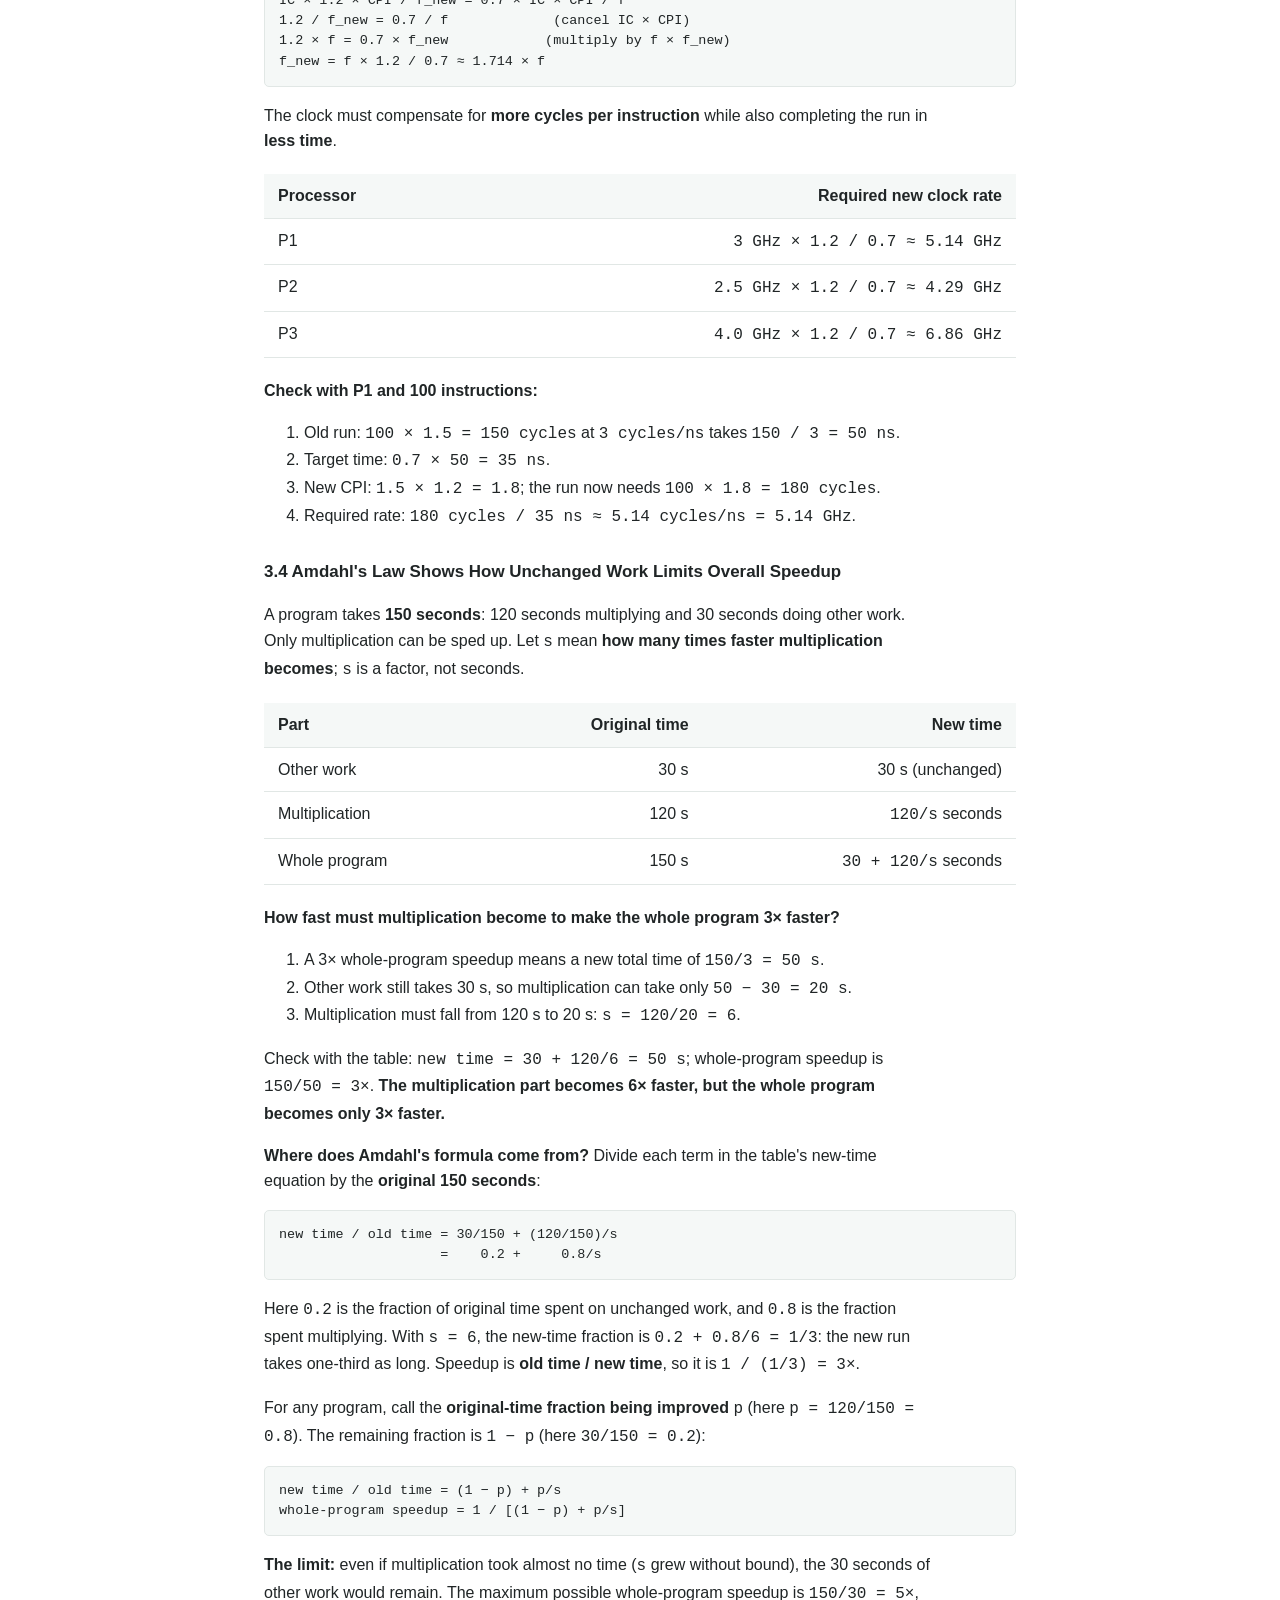
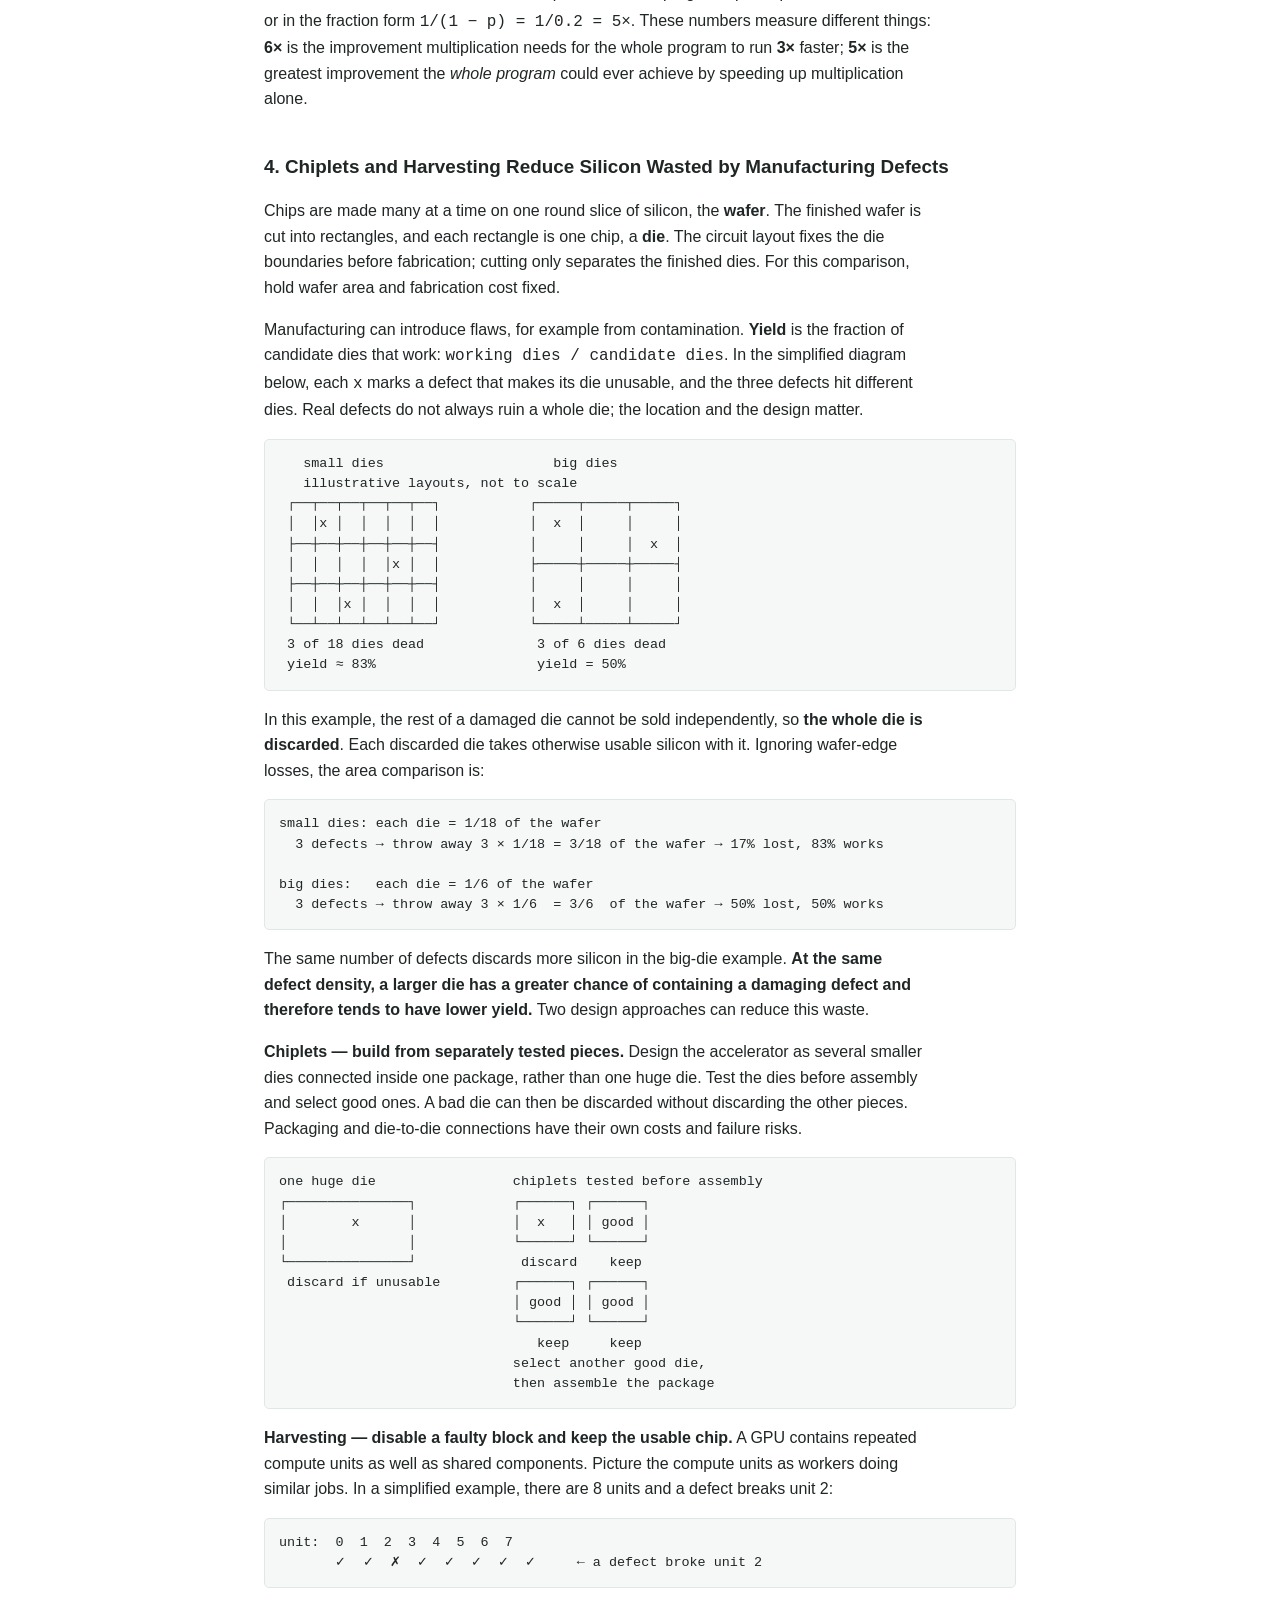
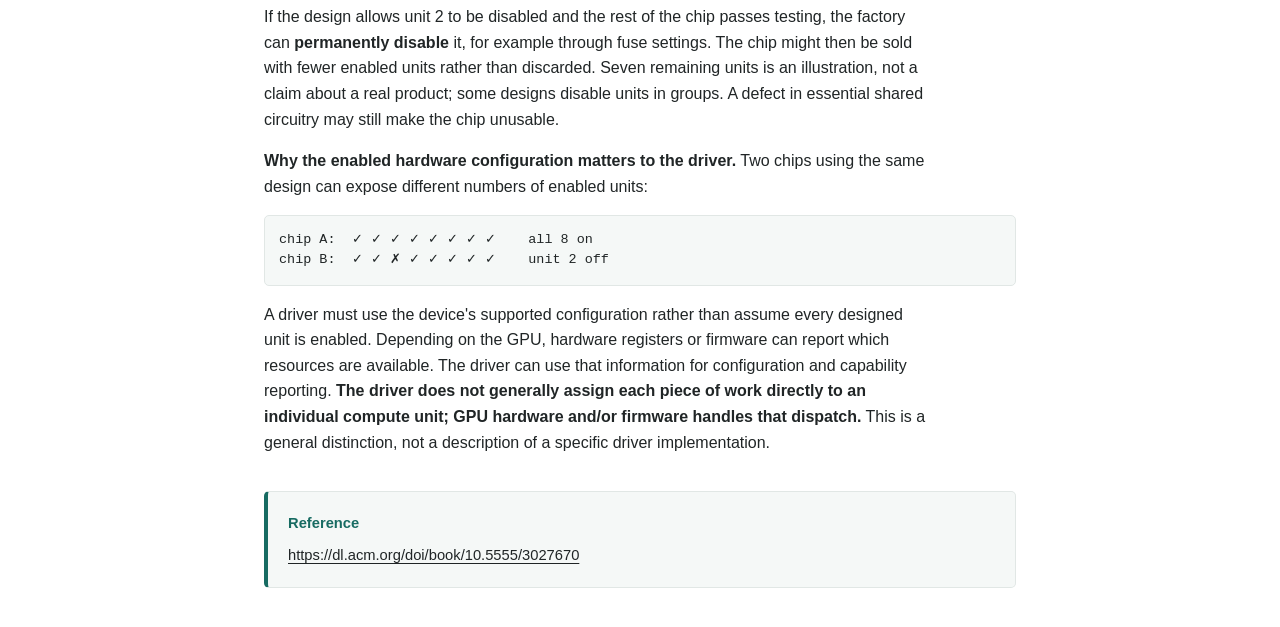
<file: study-notes/microprocessor/performance-and-yield.html>
<!doctype html>
<html lang="en">
<head>
  <meta charset="utf-8">
  <meta name="viewport" content="width=device-width, initial-scale=1">
  <meta name="description" content="CPU time, instruction count, CPI, throughput, Amdahl's law, and how chiplets and harvesting reduce manufacturing waste.">
  <title>2. Work and Execution Rate Determine CPU Time, While Defects Limit Chip Yield — Microprocessor — Jack Byun</title>
  <link rel="stylesheet" href="../../style.css?v=20260930-layout">
</head>
<body>
  <a class="skip" href="#content">Skip to content</a>
  <header class="site-header"><div class="wrap">
    <a class="brand" href="../../">Jack Byun</a>
    <nav aria-label="Main navigation"><a href="../">Study Notes</a> <a href="../../projects/">Projects</a> <a href="../../contributions/">Upstream Contributions</a></nav>
  </div></header>
  <main class="wrap article" id="content">
    <p class="breadcrumbs"><a href="../">Study Notes</a> / <a href="./">Microprocessor</a></p>
<h1 id="2-work-and-execution-rate-determine-cpu-time-while-defects-limit-chip-yield">2. Work and Execution Rate Determine CPU Time, While Defects Limit Chip Yield</h1>
<p class="article-dates">Created <time datetime="2026-10-01">1 October 2026</time> · Last edited <time datetime="2026-10-01">1 October 2026</time></p>
<p>A faster clock or fewer instructions does not automatically mean a faster program. <strong>CPU time equals executed instruction count × average cycles per instruction (CPI) ÷ clock rate.</strong> Completing more tasks per second increases throughput, but does not necessarily shorten each task. Speeding up only part of a program leaves the unchanged work as a limit on overall speedup. Manufacturing has a separate constraint: at the same defect density, larger dies tend to have lower yield—the fraction of dies that work. Chiplets and harvesting can reduce the silicon wasted by defects.</p>
<nav class="toc-box" aria-labelledby="table-of-contents">
<h2 id="table-of-contents">Contents</h2>
<ul>
<li><a href="#1-software-defines-the-work-that-the-machine-executes">1. Software Defines the Work That the Machine Executes</a>
<ul>
<li><a href="#11-high-level-code-expresses-operations-assembly-names-instructions-and-hardware-uses-bits">1.1 High-Level Code Expresses Operations, Assembly Names Instructions, and Hardware Uses Bits</a></li>
<li><a href="#12-algorithms-compilers-hardware-and-io-all-affect-execution-time">1.2 Algorithms, Compilers, Hardware, and I/O All Affect Execution Time</a></li>
<li><a href="#13-personal-server-embedded-and-supercomputers-serve-different-purposes">1.3 Personal, Server, Embedded, and Supercomputers Serve Different Purposes</a></li>
<li><a href="#14-main-memory-loses-its-data-without-power-but-storage-keeps-it">1.4 Main Memory Loses Its Data Without Power but Storage Keeps It</a></li>
</ul></li>
<li><a href="#2-performance-is-measured-as-time-per-task-or-tasks-per-second">2. Performance Is Measured as Time per Task or Tasks per Second</a>
<ul>
<li><a href="#21-giga-is-a-billion-and-nano-is-a-billionth">2.1 Giga Is a Billion and Nano Is a Billionth</a></li>
<li><a href="#22-cpi-is-the-average-number-of-clock-cycles-per-instruction">2.2 CPI Is the Average Number of Clock Cycles per Instruction</a></li>
<li><a href="#23-cpu-time-equals-instruction-count-times-cpi-divided-by-clock-rate">2.3 CPU Time Equals Instruction Count Times CPI Divided by Clock Rate</a></li>
<li><a href="#24-instructions-per-second-equal-clock-rate-divided-by-cpi">2.4 Instructions per Second Equal Clock Rate Divided by CPI</a></li>
<li><a href="#25-higher-throughput-does-not-necessarily-shorten-each-task">2.5 Higher Throughput Does Not Necessarily Shorten Each Task</a></li>
</ul></li>
<li><a href="#3-no-single-factor-decides-how-fast-a-program-runs">3. No Single Factor Decides How Fast a Program Runs</a>
<ul>
<li><a href="#31-the-fastest-clock-can-lose-when-its-cpi-is-high">3.1 The Fastest Clock Can Lose When Its CPI Is High</a></li>
<li><a href="#32-at-the-same-clock-rate-fewer-total-cycles-mean-less-cpu-time">3.2 At the Same Clock Rate, Fewer Total Cycles Mean Less CPU Time</a></li>
<li><a href="#33-more-cycles-in-less-time-require-a-faster-clock">3.3 More Cycles in Less Time Require a Faster Clock</a></li>
<li><a href="#34-amdahls-law-shows-how-unchanged-work-limits-overall-speedup">3.4 Amdahl's Law Shows How Unchanged Work Limits Overall Speedup</a></li>
</ul></li>
<li><a href="#4-chiplets-and-harvesting-reduce-silicon-wasted-by-manufacturing-defects">4. Chiplets and Harvesting Reduce Silicon Wasted by Manufacturing Defects</a></li>
</ul>
</nav>
<h2 id="1-software-defines-the-work-that-the-machine-executes">1. Software Defines the Work That the Machine Executes</h2>
<h3 id="11-high-level-code-expresses-operations-assembly-names-instructions-and-hardware-uses-bits">1.1 High-Level Code Expresses Operations, Assembly Names Instructions, and Hardware Uses Bits</h3>
<p>The same operation can be represented at different levels. Use <strong>adding two numbers</strong> as an example.</p>
<p><strong>1. High-level language — express the calculation</strong></p>
<p>In C, you might write:</p>
<pre role="region" tabindex="0" aria-label="C addition statement" class="c"><code>sum = a + b;</code></pre>
<p>This says what to calculate without specifying registers or individual machine instructions.</p>
<ul>
<li><strong>Productivity:</strong> less low-level detail to write and manage.</li>
<li><strong>Portability:</strong> the same source code can often be compiled for different processors.</li>
</ul>
<p><strong>2. Assembly language — name the machine operations</strong></p>
<p>Assembly is a readable, textual representation of machine instructions. For example, an instruction named <code>ADD</code> might add values held in registers—small storage locations inside the CPU. The exact instruction and syntax depend on the processor.</p>
<p>One high-level statement can require <strong>several machine instructions</strong>, such as loading values, adding them, and storing the result. There is not necessarily a one-to-one mapping between a line of C and a machine instruction.</p>
<p><strong>3. Hardware representation — encode instructions and data as bits</strong></p>
<p>The CPU does not read the word <code>ADD</code>. The machine instruction is encoded as a <strong>binary bit pattern</strong> identifying the operation and its operands—the values or locations it operates on. The numbers being added are also represented as bits.</p>
<h3 id="12-algorithms-compilers-hardware-and-io-all-affect-execution-time">1.2 Algorithms, Compilers, Hardware, and I/O All Affect Execution Time</h3>
<p>Separate <strong>how much work a program requires</strong> from <strong>how quickly the system completes it</strong>. Imagine a program that <strong>reads 100 numbers from a file and adds them together</strong>.</p>
<p><strong>1. Algorithm — choose the steps</strong></p>
<p>Start with the first number, then add the remaining 99 numbers. This algorithm requires <strong>99 additions</strong>. The algorithm determines the operations needed to solve the problem.</p>
<p><strong>2. Programming language, compiler, and architecture — turn operations into instructions</strong></p>
<p>An addition in the algorithm is not necessarily one machine instruction. Executing the program may also require instructions to load values, advance through the numbers, and control a loop.</p>
<p>The language expresses the algorithm, the compiler translates the code, and the <strong>instruction-set architecture</strong> defines the machine instructions available. Together, they influence how many machine instructions execute per operation and therefore the <strong>total executed instruction count</strong>.</p>
<p><strong>3. Processor and memory system — execute the instructions</strong></p>
<p>The processor executes instructions, but it also needs their data. Waiting for data from memory can add CPU cycles. The <strong>clock rate</strong> and <strong>average cycles per instruction (CPI)</strong> determine how long a given number of executed instructions takes.</p>
<p><strong>4. I/O system and OS — move data into and out of the program</strong></p>
<p>To obtain the numbers, the program asks the OS to read the file. If the data must be fetched from storage, the program may wait for the read to finish. That waiting increases <strong>response time</strong>, even while the program is not using the CPU.</p>
<h3 id="13-personal-server-embedded-and-supercomputers-serve-different-purposes">1.3 Personal, Server, Embedded, and Supercomputers Serve Different Purposes</h3>
<div class="table-scroll" role="region" tabindex="0" aria-label="Computer classes">
<table>
<thead>
<tr>
<th>Class</th>
<th>Typical purpose and constraints</th>
</tr>
</thead>
<tbody>
<tr>
<td>Personal computer</td>
<td>Serves an individual user</td>
</tr>
<tr>
<td>Server computer</td>
<td>Provides network-based services, emphasizing capacity, performance, and reliability; server systems range from small machines to building-sized installations</td>
</tr>
<tr>
<td>Embedded computer</td>
<td>Forms part of another system, often with strict power, performance, and cost constraints</td>
</tr>
<tr>
<td>Supercomputer</td>
<td>Targets large computational workloads</td>
</tr>
</tbody>
</table>
</div>
<h3 id="14-main-memory-loses-its-data-without-power-but-storage-keeps-it">1.4 Main Memory Loses Its Data Without Power but Storage Keeps It</h3>
<ul>
<li><strong>Volatile memory</strong> needs power to retain its contents. Main memory such as SDRAM is volatile.</li>
<li><strong>Nonvolatile storage</strong> retains data without continuous power. Examples include flash memory, magnetic disks, and optical disks such as DVDs and CD-ROMs.</li>
</ul>
<p>Storage capacity or executable-file size alone does not tell you how much work a CPU performs during a program run.</p>
<h2 id="2-performance-is-measured-as-time-per-task-or-tasks-per-second">2. Performance Is Measured as Time per Task or Tasks per Second</h2>
<h3 id="21-giga-is-a-billion-and-nano-is-a-billionth">2.1 Giga Is a Billion and Nano Is a Billionth</h3>
<div class="table-scroll" role="region" tabindex="0" aria-label="Decimal number prefixes">
<table>
<thead>
<tr>
<th>Number</th>
<th style="text-align: right;">Digits</th>
<th style="text-align: right;">Power of ten</th>
</tr>
</thead>
<tbody>
<tr>
<td>Thousand</td>
<td style="text-align: right;">1,000</td>
<td style="text-align: right;"><code>10³</code></td>
</tr>
<tr>
<td>Million</td>
<td style="text-align: right;">1,000,000</td>
<td style="text-align: right;"><code>10⁶</code></td>
</tr>
<tr>
<td>Billion</td>
<td style="text-align: right;">1,000,000,000</td>
<td style="text-align: right;"><code>10⁹</code></td>
</tr>
</tbody>
</table>
</div>
<ul>
<li><strong>Giga (<code>G</code>)</strong> means <code>10⁹</code>: <code>1 GHz = 1 billion cycles/s</code>.</li>
<li><strong>Nano (<code>n</code>)</strong> means <code>10⁻⁹</code>: <code>1 ns = one billionth of a second</code>.</li>
<li>Therefore, <code>1 s = 1 billion ns</code>. A rate of <code>1 cycle/ns</code> equals <code>1 billion cycles/s = 1 GHz</code>.</li>
</ul>
<h3 id="22-cpi-is-the-average-number-of-clock-cycles-per-instruction">2.2 CPI Is the Average Number of Clock Cycles per Instruction</h3>
<p>Use one example throughout this section: <strong>100 machine instructions executed on a 1 GHz CPU</strong>.</p>
<ul>
<li><strong>CPU:</strong> the processor that executes instructions, such as loading a value or adding numbers.</li>
<li><strong>Instruction count (<code>IC</code>):</strong> the number of machine instructions <em>executed during the run</em>. Here, <code>IC = 100</code>; it is not a count of source-code lines or executable-file bytes.</li>
<li><strong>Clock cycle:</strong> one repetition of the clock signal, from one rising edge to the next. A cycle is not necessarily one completed instruction.</li>
<li><strong>Clock rate (<code>f</code>):</strong> cycles per second. At <code>1 GHz</code>, the clock repeats <code>10⁹</code> times per second.</li>
<li><strong>Clock period:</strong> the duration of one cycle, <code>1/f</code>. At <code>1 GHz</code>, one cycle lasts <code>1 ns</code>.</li>
<li><strong>CPI (cycles per instruction):</strong> the average number of cycles per executed instruction.</li>
</ul>
<p>For example, if 50 instructions take one cycle each and 50 take two:</p>
<pre role="region" tabindex="0" aria-label="Average cycles per instruction calculation" class="text"><code>total cycles = 50 × 1 + 50 × 2 = 150 cycles
CPI = 150 cycles / 100 instructions = 1.5 cycles/instruction</code></pre>
<p>No individual instruction in this example takes 1.5 cycles; <strong>1.5 is the average</strong>.</p>
<p>The 1 GHz clock looks like this:</p>
<pre role="region" tabindex="0" aria-label="One gigahertz clock waveform" class="text"><code>          |&lt;-- 1 cycle --&gt;|
          ↑       ↓       ↑       ↓       ↑
           _______         _______         ____
clock   __|       |_______|       |_______|
          0      0.5     1.0     1.5     2.0 ns

↑ rising edge (low → high)   ↓ falling edge (high → low)</code></pre>
<h3 id="23-cpu-time-equals-instruction-count-times-cpi-divided-by-clock-rate">2.3 CPU Time Equals Instruction Count Times CPI Divided by Clock Rate</h3>
<p>CPU time answers: <strong>how much processor time does this run require?</strong></p>
<pre role="region" tabindex="0" aria-label="CPU time equations" class="text"><code>cycles = IC × CPI
CPU time = cycles / f = IC × CPI / f
         = cycles × clock period</code></pre>
<p>For the 100-instruction example:</p>
<ol type="1">
<li><strong>Count cycles:</strong> <code>100 instructions × 1.5 cycles/instruction = 150 cycles</code>.</li>
<li><strong>Convert cycles to time:</strong> <code>150 cycles × 1 ns/cycle = 150 ns</code>.</li>
</ol>
<p>The run therefore needs <strong>150 ns of CPU time</strong>. The units agree: <code>(instructions × cycles/instruction) / (cycles/second) = seconds</code>.</p>
<p><strong>Working backward from time:</strong> suppose a different run uses a 2 GHz CPU for 5 s at CPI 2.</p>
<ol type="1">
<li>Cycles: <code>5 s × 2 billion cycles/s = 10 billion cycles</code>.</li>
<li>Instructions: <code>10 billion cycles / 2 cycles/instruction = 5 billion instructions</code>.</li>
</ol>
<h3 id="24-instructions-per-second-equal-clock-rate-divided-by-cpi">2.4 Instructions per Second Equal Clock Rate Divided by CPI</h3>
<p>Instruction throughput answers: <strong>how many instructions complete per second?</strong> It is a rate, not the duration of one run.</p>
<pre role="region" tabindex="0" aria-label="Instruction throughput equation" class="text"><code>instruction throughput = f / CPI</code></pre>
<p>For the same 1 GHz CPU at CPI 1.5:</p>
<ol type="1">
<li>The clock supplies <code>1 billion cycles/s</code>.</li>
<li>Each instruction uses <code>1.5 cycles</code> on average.</li>
<li>Throughput is <code>1 billion cycles/s / 1.5 cycles/instruction ≈ 667 million instructions/s</code>.</li>
</ol>
<p>The cycle units cancel, leaving <strong>instructions per second</strong>. This rate applies at the given clock rate and CPI; a different instruction mix can change CPI and therefore throughput.</p>
<p><strong>Cross-check using the run:</strong></p>
<pre role="region" tabindex="0" aria-label="Instruction throughput cross-check" class="text"><code>100 instructions / 150 ns ≈ 0.667 instructions/ns
0.667 instructions/ns × 1 billion ns/s ≈ 667 million instructions/s</code></pre>
<p>A <strong>1 GHz</strong> CPU does not necessarily execute <strong>1 billion instructions/s</strong>. The clock counts cycles; at CPI 1.5, instructions require more than one cycle on average.</p>
<h3 id="25-higher-throughput-does-not-necessarily-shorten-each-task">2.5 Higher Throughput Does Not Necessarily Shorten Each Task</h3>
<div class="table-scroll" role="region" tabindex="0" aria-label="Performance measures">
<table>
<thead>
<tr>
<th>Measure</th>
<th>What it describes</th>
<th>Example unit</th>
</tr>
</thead>
<tbody>
<tr>
<td>CPU time</td>
<td>Processor time used by a program</td>
<td>ns or s</td>
</tr>
<tr>
<td>Response time (elapsed time)</td>
<td>Time from starting a task to finishing it, including waiting and I/O</td>
<td>ns or s</td>
</tr>
<tr>
<td>Throughput</td>
<td>Work completed per unit time</td>
<td>instructions/s or program runs/s</td>
</tr>
</tbody>
</table>
</div>
<p>A <strong>run</strong> means executing the entire 100-instruction program once. Each run needs <strong>150 ns of CPU time</strong>. Assume no waiting, I/O, or additional overhead, so its <strong>response time is also 150 ns</strong>.</p>
<p><strong>One CPU — runs happen one after another</strong></p>
<pre role="region" tabindex="0" aria-label="Single CPU timeline" class="text"><code>       0 ns            150 ns          300 ns
CPU 1  |---- Run A ----|---- Run B ----|</code></pre>
<p>Run A finishes after 150 ns, then Run B starts. The CPU completes <strong>one run every 150 ns</strong>. Since one second contains 1 billion nanoseconds:</p>
<pre role="region" tabindex="0" aria-label="Single CPU throughput" class="text"><code>throughput = 1,000,000,000 ns/s ÷ 150 ns/run
           ≈ 6.67 million runs/s</code></pre>
<p><strong>Two identical CPUs — separate runs happen at the same time</strong></p>
<pre role="region" tabindex="0" aria-label="Two CPU timeline" class="text"><code>       0 ns            150 ns          300 ns
CPU 1  |---- Run A ----|---- Run C ----|
CPU 2  |---- Run B ----|---- Run D ----|</code></pre>
<p>With independent runs and no shared bottleneck, <strong>two runs finish every 150 ns</strong>, rather than one:</p>
<pre role="region" tabindex="0" aria-label="Two CPU throughput" class="text"><code>total throughput ≈ 2 × 6.67 million runs/s
                 ≈ 13.3 million runs/s</code></pre>
<p>But <strong>Run A still takes 150 ns</strong>. CPU 2 executes a separate run; it does not help CPU 1 finish Run A faster.</p>
<h2 id="3-no-single-factor-decides-how-fast-a-program-runs">3. No Single Factor Decides How Fast a Program Runs</h2>
<h3 id="31-the-fastest-clock-can-lose-when-its-cpi-is-high">3.1 The Fastest Clock Can Lose When Its CPI Is High</h3>
<p>For program performance, compare <strong>execution times for the same program and workload</strong>. A higher clock rate alone is not enough: instruction count and CPI also matter.</p>
<p>Consider three processors executing the same instruction set, with the following CPIs for the workloads being considered:</p>
<div class="table-scroll" role="region" tabindex="0" aria-label="Processor clock rates and CPI">
<table>
<thead>
<tr>
<th>Processor</th>
<th style="text-align: right;">Clock rate</th>
<th style="text-align: right;">CPI</th>
</tr>
</thead>
<tbody>
<tr>
<td>P1</td>
<td style="text-align: right;">3 GHz</td>
<td style="text-align: right;">1.5</td>
</tr>
<tr>
<td>P2</td>
<td style="text-align: right;">2.5 GHz</td>
<td style="text-align: right;">1.0</td>
</tr>
<tr>
<td>P3</td>
<td style="text-align: right;">4.0 GHz</td>
<td style="text-align: right;">2.2</td>
</tr>
</tbody>
</table>
</div>
<p><strong>Instruction throughput:</strong> divide each clock rate by its CPI.</p>
<div class="table-scroll" role="region" tabindex="0" aria-label="Processor instruction throughput">
<table>
<thead>
<tr>
<th>Processor</th>
<th style="text-align: right;">Instructions per second</th>
</tr>
</thead>
<tbody>
<tr>
<td>P1</td>
<td style="text-align: right;"><code>3 billion / 1.5 = 2.0 billion</code></td>
</tr>
<tr>
<td>P2</td>
<td style="text-align: right;"><code>2.5 billion / 1.0 = 2.5 billion</code></td>
</tr>
<tr>
<td>P3</td>
<td style="text-align: right;"><code>4 billion / 2.2 ≈ 1.82 billion</code></td>
</tr>
</tbody>
</table>
</div>
<p><strong>P2 has the highest instruction throughput</strong>, even though P3 has the fastest clock.</p>
<p><strong>Work performed in 10 seconds:</strong> multiply the clock rate by 10 s, then divide cycles by CPI.</p>
<div class="table-scroll" role="region" tabindex="0" aria-label="Cycles and instructions in ten seconds">
<table>
<thead>
<tr>
<th>Processor</th>
<th style="text-align: right;">Cycles in 10 s</th>
<th style="text-align: right;">Instructions in 10 s</th>
</tr>
</thead>
<tbody>
<tr>
<td>P1</td>
<td style="text-align: right;"><code>3 billion × 10 = 30 billion</code></td>
<td style="text-align: right;"><code>30 billion / 1.5 = 20 billion</code></td>
</tr>
<tr>
<td>P2</td>
<td style="text-align: right;"><code>2.5 billion × 10 = 25 billion</code></td>
<td style="text-align: right;"><code>25 billion / 1.0 = 25 billion</code></td>
</tr>
<tr>
<td>P3</td>
<td style="text-align: right;"><code>4 billion × 10 = 40 billion</code></td>
<td style="text-align: right;"><code>40 billion / 2.2 ≈ 18.18 billion</code></td>
</tr>
</tbody>
</table>
</div>
<p>The table above fixes the <strong>time at 10 s</strong> and asks how many instructions each CPU executes. At their stated CPIs, P1 executes 20 billion instructions, P2 executes 25 billion, and P3 executes about 18.18 billion. Equal running time does not mean equal instruction counts.</p>
<p>To compare completion times instead, fix the <strong>instruction count</strong>. Suppose all three execute 20 billion instructions, still at their stated clock rates and CPIs. Use <code>CPU time = IC × CPI / f</code>:</p>
<div class="table-scroll" role="region" tabindex="0" aria-label="Runtime for a fixed instruction count">
<table>
<thead>
<tr>
<th>Processor</th>
<th>Time to execute 20 billion instructions</th>
</tr>
</thead>
<tbody>
<tr>
<td>P1</td>
<td><code>20 billion × 1.5 / (3 billion cycles/s) = 10 s</code></td>
</tr>
<tr>
<td>P2</td>
<td><code>20 billion × 1.0 / (2.5 billion cycles/s) = 8 s</code></td>
</tr>
<tr>
<td>P3</td>
<td><code>20 billion × 2.2 / (4 billion cycles/s) = 11 s</code></td>
</tr>
</tbody>
</table>
</div>
<h3 id="32-at-the-same-clock-rate-fewer-total-cycles-mean-less-cpu-time">3.2 At the Same Clock Rate, Fewer Total Cycles Mean Less CPU Time</h3>
<p>Compiler optimization options can change both instruction count and the mix of instruction classes. To compare runtimes, <strong>sum cycles, not just instructions</strong>.</p>
<p>Suppose three compiled versions have these executed instruction counts:</p>
<div class="table-scroll" role="region" tabindex="0" aria-label="Instruction class CPI and counts">
<table>
<thead>
<tr>
<th>Class</th>
<th style="text-align: right;">A</th>
<th style="text-align: right;">B</th>
<th style="text-align: right;">C</th>
</tr>
</thead>
<tbody>
<tr>
<td>CPI</td>
<td style="text-align: right;">1</td>
<td style="text-align: right;">2</td>
<td style="text-align: right;">3</td>
</tr>
<tr>
<td>Program 1 instruction counts</td>
<td style="text-align: right;">5</td>
<td style="text-align: right;">2</td>
<td style="text-align: right;">2</td>
</tr>
<tr>
<td>Program 2 instruction counts</td>
<td style="text-align: right;">1</td>
<td style="text-align: right;">2</td>
<td style="text-align: right;">4</td>
</tr>
<tr>
<td>Program 3 instruction counts</td>
<td style="text-align: right;">3</td>
<td style="text-align: right;">2</td>
<td style="text-align: right;">3</td>
</tr>
</tbody>
</table>
</div>
<pre role="region" tabindex="0" aria-label="Instruction class cycle equations" class="text"><code>total instructions = sum of the class instruction counts
total cycles = sum of (class instruction count × class CPI)
overall CPI = total cycles / total instructions
CPU time = total cycles / f</code></pre>
<div class="table-scroll" role="region" tabindex="0" aria-label="Compiled program cycle totals">
<table>
<thead>
<tr>
<th>Program</th>
<th style="text-align: right;">Total instructions</th>
<th style="text-align: right;">Total cycles</th>
<th style="text-align: right;">Overall CPI</th>
</tr>
</thead>
<tbody>
<tr>
<td>1</td>
<td style="text-align: right;"><code>5 + 2 + 2 = 9</code></td>
<td style="text-align: right;"><code>5×1 + 2×2 + 2×3 = 15</code></td>
<td style="text-align: right;"><code>15/9 ≈ 1.67</code></td>
</tr>
<tr>
<td>2</td>
<td style="text-align: right;"><code>1 + 2 + 4 = 7</code></td>
<td style="text-align: right;"><code>1×1 + 2×2 + 4×3 = 17</code></td>
<td style="text-align: right;"><code>17/7 ≈ 2.43</code></td>
</tr>
<tr>
<td>3</td>
<td style="text-align: right;"><code>3 + 2 + 3 = 8</code></td>
<td style="text-align: right;"><code>3×1 + 2×2 + 3×3 = 16</code></td>
<td style="text-align: right;"><code>16/8 = 2</code></td>
</tr>
</tbody>
</table>
</div>
<p>At the same clock rate:</p>
<ul>
<li><strong>Runtime:</strong> program 1 needs the fewest cycles (15), followed by program 3 (16) and program 2 (17). Program 1 finishes first; programs 2 and 3 do not take the same time.</li>
<li><strong>Executed instruction count:</strong> program 2 executes the fewest instructions (7) but needs the most cycles (17). Program 1 executes more instructions (9) than program 3 (8), yet finishes sooner. These counts do <strong>not</strong> tell us the executable files' sizes in bytes.</li>
<li><strong>Class CPI:</strong> class A averages 1 cycle per instruction, while class B averages 2. These are class averages, not guaranteed latencies for each individual instruction.</li>
<li><strong>Faster clock:</strong> at 1 GHz, a cycle lasts 1 ns, so programs 1, 2, and 3 take 15, 17, and 16 ns. At 2 GHz, a cycle lasts 0.5 ns. <strong>If their cycle counts stay the same</strong>, their times become 7.5, 8.5, and 8 ns. Each takes half its previous time, so all three have a 2× speedup.</li>
</ul>
<h3 id="33-more-cycles-in-less-time-require-a-faster-clock">3.3 More Cycles in Less Time Require a Faster Clock</h3>
<p>Return to P1, P2, and P3. Suppose execution time must fall <strong>30%</strong>, but CPI rises <strong>20%</strong>, with instruction count unchanged.</p>
<p><strong>Translate the percentages:</strong></p>
<ul>
<li>New time is <code>100% − 30% = 70%</code>, or <code>0.7 ×</code> old time.</li>
<li>New CPI is <code>100% + 20% = 120%</code>, or <code>1.2 ×</code> old CPI.</li>
<li>The unknown is the new clock rate, <code>f_new</code>.</li>
</ul>
<p><strong>Write the old and new times, then solve:</strong></p>
<pre role="region" tabindex="0" aria-label="Required clock rate derivation" class="text"><code>old time = IC × CPI / f
new time = IC × (1.2 × CPI) / f_new

IC × 1.2 × CPI / f_new = 0.7 × IC × CPI / f
1.2 / f_new = 0.7 / f             (cancel IC × CPI)
1.2 × f = 0.7 × f_new            (multiply by f × f_new)
f_new = f × 1.2 / 0.7 ≈ 1.714 × f</code></pre>
<p>The clock must compensate for <strong>more cycles per instruction</strong> while also completing the run in <strong>less time</strong>.</p>
<div class="table-scroll" role="region" tabindex="0" aria-label="Required new processor clock rates">
<table>
<thead>
<tr>
<th>Processor</th>
<th style="text-align: right;">Required new clock rate</th>
</tr>
</thead>
<tbody>
<tr>
<td>P1</td>
<td style="text-align: right;"><code>3 GHz × 1.2 / 0.7 ≈ 5.14 GHz</code></td>
</tr>
<tr>
<td>P2</td>
<td style="text-align: right;"><code>2.5 GHz × 1.2 / 0.7 ≈ 4.29 GHz</code></td>
</tr>
<tr>
<td>P3</td>
<td style="text-align: right;"><code>4.0 GHz × 1.2 / 0.7 ≈ 6.86 GHz</code></td>
</tr>
</tbody>
</table>
</div>
<p><strong>Check with P1 and 100 instructions:</strong></p>
<ol type="1">
<li>Old run: <code>100 × 1.5 = 150 cycles</code> at <code>3 cycles/ns</code> takes <code>150 / 3 = 50 ns</code>.</li>
<li>Target time: <code>0.7 × 50 = 35 ns</code>.</li>
<li>New CPI: <code>1.5 × 1.2 = 1.8</code>; the run now needs <code>100 × 1.8 = 180 cycles</code>.</li>
<li>Required rate: <code>180 cycles / 35 ns ≈ 5.14 cycles/ns = 5.14 GHz</code>.</li>
</ol>
<h3 id="34-amdahls-law-shows-how-unchanged-work-limits-overall-speedup">3.4 Amdahl's Law Shows How Unchanged Work Limits Overall Speedup</h3>
<p>A program takes <strong>150 seconds</strong>: 120 seconds multiplying and 30 seconds doing other work. Only multiplication can be sped up. Let <code>s</code> mean <strong>how many times faster multiplication becomes</strong>; <code>s</code> is a factor, not seconds.</p>
<div class="table-scroll" role="region" tabindex="0" aria-label="Multiplication speedup time breakdown">
<table>
<thead>
<tr>
<th>Part</th>
<th style="text-align: right;">Original time</th>
<th style="text-align: right;">New time</th>
</tr>
</thead>
<tbody>
<tr>
<td>Other work</td>
<td style="text-align: right;">30 s</td>
<td style="text-align: right;">30 s (unchanged)</td>
</tr>
<tr>
<td>Multiplication</td>
<td style="text-align: right;">120 s</td>
<td style="text-align: right;"><code>120/s</code> seconds</td>
</tr>
<tr>
<td>Whole program</td>
<td style="text-align: right;">150 s</td>
<td style="text-align: right;"><code>30 + 120/s</code> seconds</td>
</tr>
</tbody>
</table>
</div>
<p><strong>How fast must multiplication become to make the whole program 3× faster?</strong></p>
<ol type="1">
<li>A 3× whole-program speedup means a new total time of <code>150/3 = 50 s</code>.</li>
<li>Other work still takes 30 s, so multiplication can take only <code>50 − 30 = 20 s</code>.</li>
<li>Multiplication must fall from 120 s to 20 s: <code>s = 120/20 = 6</code>.</li>
</ol>
<p>Check with the table: <code>new time = 30 + 120/6 = 50 s</code>; whole-program speedup is <code>150/50 = 3×</code>. <strong>The multiplication part becomes 6× faster, but the whole program becomes only 3× faster.</strong></p>
<p><strong>Where does Amdahl's formula come from?</strong> Divide each term in the table's new-time equation by the <strong>original 150 seconds</strong>:</p>
<pre role="region" tabindex="0" aria-label="Execution time fractions" class="text"><code>new time / old time = 30/150 + (120/150)/s
                    =    0.2 +     0.8/s</code></pre>
<p>Here <code>0.2</code> is the fraction of original time spent on unchanged work, and <code>0.8</code> is the fraction spent multiplying. With <code>s = 6</code>, the new-time fraction is <code>0.2 + 0.8/6 = 1/3</code>: the new run takes one-third as long. Speedup is <strong>old time / new time</strong>, so it is <code>1 / (1/3) = 3×</code>.</p>
<p>For any program, call the <strong>original-time fraction being improved</strong> <code>p</code> (here <code>p = 120/150 = 0.8</code>). The remaining fraction is <code>1 − p</code> (here <code>30/150 = 0.2</code>):</p>
<pre role="region" tabindex="0" aria-label="Amdahl speedup equations" class="text"><code>new time / old time = (1 − p) + p/s
whole-program speedup = 1 / [(1 − p) + p/s]</code></pre>
<p><strong>The limit:</strong> even if multiplication took almost no time (<code>s</code> grew without bound), the 30 seconds of other work would remain. The maximum possible whole-program speedup is <code>150/30 = 5×</code>, or in the fraction form <code>1/(1 − p) = 1/0.2 = 5×</code>. These numbers measure different things: <strong>6×</strong> is the improvement multiplication needs for the whole program to run <strong>3×</strong> faster; <strong>5×</strong> is the greatest improvement the <em>whole program</em> could ever achieve by speeding up multiplication alone.</p>
<h2 id="4-chiplets-and-harvesting-reduce-silicon-wasted-by-manufacturing-defects">4. Chiplets and Harvesting Reduce Silicon Wasted by Manufacturing Defects</h2>
<p>Chips are made many at a time on one round slice of silicon, the <strong>wafer</strong>. The finished wafer is cut into rectangles, and each rectangle is one chip, a <strong>die</strong>. The circuit layout fixes the die boundaries before fabrication; cutting only separates the finished dies. For this comparison, hold wafer area and fabrication cost fixed.</p>
<p>Manufacturing can introduce flaws, for example from contamination. <strong>Yield</strong> is the fraction of candidate dies that work: <code>working dies / candidate dies</code>. In the simplified diagram below, each <code>x</code> marks a defect that makes its die unusable, and the three defects hit different dies. Real defects do not always ruin a whole die; the location and the design matter.</p>
<pre role="region" tabindex="0" aria-label="Small and large die yield illustration" class="text"><code>   small dies                     big dies
   illustrative layouts, not to scale
 ┌──┬──┬──┬──┬──┬──┐           ┌─────┬─────┬─────┐
 │  │x │  │  │  │  │           │  x  │     │     │
 ├──┼──┼──┼──┼──┼──┤           │     │     │  x  │
 │  │  │  │  │x │  │           ├─────┼─────┼─────┤
 ├──┼──┼──┼──┼──┼──┤           │     │     │     │
 │  │  │x │  │  │  │           │  x  │     │     │
 └──┴──┴──┴──┴──┴──┘           └─────┴─────┴─────┘
 3 of 18 dies dead              3 of 6 dies dead
 yield ≈ 83%                    yield = 50%</code></pre>
<p>In this example, the rest of a damaged die cannot be sold independently, so <strong>the whole die is discarded</strong>. Each discarded die takes otherwise usable silicon with it. Ignoring wafer-edge losses, the area comparison is:</p>
<pre role="region" tabindex="0" aria-label="Discarded die area comparison" class="text"><code>small dies: each die = 1/18 of the wafer
  3 defects → throw away 3 × 1/18 = 3/18 of the wafer → 17% lost, 83% works

big dies:   each die = 1/6 of the wafer
  3 defects → throw away 3 × 1/6  = 3/6  of the wafer → 50% lost, 50% works</code></pre>
<p>The same number of defects discards more silicon in the big-die example. <strong>At the same defect density, a larger die has a greater chance of containing a damaging defect and therefore tends to have lower yield.</strong> Two design approaches can reduce this waste.</p>
<p><strong>Chiplets — build from separately tested pieces.</strong> Design the accelerator as several smaller dies connected inside one package, rather than one huge die. Test the dies before assembly and select good ones. A bad die can then be discarded without discarding the other pieces. Packaging and die-to-die connections have their own costs and failure risks.</p>
<pre role="region" tabindex="0" aria-label="Chiplets tested before package assembly" class="text"><code>one huge die                 chiplets tested before assembly
┌───────────────┐            ┌──────┐ ┌──────┐
│        x      │            │  x   │ │ good │
│               │            └──────┘ └──────┘
└───────────────┘             discard    keep
 discard if unusable         ┌──────┐ ┌──────┐
                             │ good │ │ good │
                             └──────┘ └──────┘
                                keep     keep
                             select another good die,
                             then assemble the package</code></pre>
<p><strong>Harvesting — disable a faulty block and keep the usable chip.</strong> A GPU contains repeated compute units as well as shared components. Picture the compute units as workers doing similar jobs. In a simplified example, there are 8 units and a defect breaks unit 2:</p>
<pre role="region" tabindex="0" aria-label="Eight compute units with one faulty unit" class="text"><code>unit:  0  1  2  3  4  5  6  7
       ✓  ✓  ✗  ✓  ✓  ✓  ✓  ✓     ← a defect broke unit 2</code></pre>
<p>If the design allows unit 2 to be disabled and the rest of the chip passes testing, the factory can <strong>permanently disable</strong> it, for example through fuse settings. The chip might then be sold with fewer enabled units rather than discarded. Seven remaining units is an illustration, not a claim about a real product; some designs disable units in groups. A defect in essential shared circuitry may still make the chip unusable.</p>
<p><strong>Why the enabled hardware configuration matters to the driver.</strong> Two chips using the same design can expose different numbers of enabled units:</p>
<pre role="region" tabindex="0" aria-label="Two enabled compute unit configurations" class="text"><code>chip A:  ✓ ✓ ✓ ✓ ✓ ✓ ✓ ✓    all 8 on
chip B:  ✓ ✓ ✗ ✓ ✓ ✓ ✓ ✓    unit 2 off</code></pre>
<p>A driver must use the device's supported configuration rather than assume every designed unit is enabled. Depending on the GPU, hardware registers or firmware can report which resources are available. The driver can use that information for configuration and capability reporting. <strong>The driver does not generally assign each piece of work directly to an individual compute unit; GPU hardware and/or firmware handles that dispatch.</strong> This is a general distinction, not a description of a specific driver implementation.</p>

    <aside class="reference-box" aria-label="Source and attribution">
      <p class="reference-label"><strong>Reference</strong></p>
      <p><a href="https://dl.acm.org/doi/book/10.5555/3027670">https://dl.acm.org/doi/book/10.5555/3027670</a></p>
    </aside>
  </main>
  <footer><div class="wrap">© 2026 Jack Byun</div></footer>
</body>
</html>
</file>
<file: style.css>
:root {
  color-scheme: light;
  --ink: #202526;
  --muted: #607070;
  --line: #e1e7e5;
  --accent: #176b62;
  --header: #f5f8f7;
}
* { box-sizing: border-box; }
body {
  margin: 0;
  color: var(--ink);
  background: #fff;
  font: 1rem/1.6 -apple-system, BlinkMacSystemFont, "Segoe UI", sans-serif;
}
a { color: inherit; text-underline-offset: .22em; }
a:hover { color: var(--accent); }
a:focus-visible { outline: 2px solid var(--accent); outline-offset: 4px; }
.wrap { max-width: 800px; margin-inline: auto; padding-inline: 24px; }
.skip { position: fixed; top: -60px; left: 20px; z-index: 1; padding: 8px; background: #fff; }
.skip:focus { top: 8px; }
.site-header { border-bottom: 1px solid var(--line); }
.site-header .wrap { display: flex; align-items: center; justify-content: space-between; gap: 12px; min-height: 68px; }
.brand { font-weight: 700; text-decoration: none; white-space: nowrap; }
nav { display: flex; flex-wrap: wrap; gap: 6px 20px; font-size: .92rem; }
h1 { font-size: clamp(2rem, 5vw, 2.8rem); letter-spacing: -.04em; line-height: 1.2; margin: 0; }
.masthead { background: var(--header); border-bottom: 1px solid var(--line); padding: 45px 0; }
main { min-height: 400px; padding-block: 48px 100px; }
h2 { font-size: 1.18rem; margin: 24px 0 0; }
.section-list { list-style: none; padding: 0; margin: 0; }
.section-list li { border-bottom: 1px solid var(--line); padding: 20px 0; }
.section-list a { font-size: 1.2rem; font-weight: 650; }
.detail { margin: 6px 0 0; color: var(--muted); font-size: .92rem; }
.empty { color: var(--muted); margin-top: 22px; }
footer { border-top: 1px solid var(--line); padding-block: 25px; color: var(--muted); font-size: .83rem; }
.article { min-width: 0; }
.article .breadcrumbs { margin: 0 0 18px; color: var(--muted); font-size: .9rem; }
.article h1 { margin: 0; }
.article .article-dates { margin: 10px 0 22px; color: var(--muted); font-size: .86rem; }
.article h2 { margin-top: 40px; }
.article h3 { margin-top: 28px; font-size: 1.06rem; }
.article .toc-box { display: block; margin: 32px 0 40px; padding: clamp(16px, 3vw, 28px); border: 1px solid var(--accent); border-top: 4px solid var(--accent); border-radius: 6px; background: var(--header); font-size: 1rem; }
.article .toc-box #table-of-contents { margin: 0 0 18px; color: var(--accent); font-size: 1.3rem; }
.article .toc-box > ul { margin: 0; padding-left: 23px; font-size: .92rem; }
.article .toc-box ul ul { margin-top: 6px; padding-left: 22px; }
.article .toc-box li { margin: 3px 0; }
.article .toc-box > ul > li + li { margin-top: 14px; }
.article .toc-box > ul > li > a { font-weight: 650; }
.article pre { overflow-x: auto; padding: 14px; border: 1px solid var(--line); border-radius: 5px; background: var(--header); font-size: .84rem; line-height: 1.5; }
.article code { overflow-wrap: anywhere; }
.article pre code { overflow-wrap: normal; }
.article .table-scroll { max-width: 100%; overflow-x: auto; margin: 20px 0; }
.article .table-scroll table { width: 100%; border-collapse: collapse; }
.article .table-scroll th, .article .table-scroll td { padding: 9px 14px; border-bottom: 1px solid var(--line); text-align: left; vertical-align: top; white-space: nowrap; }
.article .table-scroll th { background: var(--header); font-weight: 650; }
.article p, .article li { max-width: 75ch; }
.article .reference-box { margin-top: 36px; padding: 20px; border: 1px solid var(--line); border-left: 4px solid var(--accent); border-radius: 5px; background: var(--header); font-size: .92rem; }
.article .reference-box p { margin: 0; }
.article .reference-box .reference-label { margin-bottom: 8px; color: var(--accent); }
@media (max-width: 600px) {
  .site-header .wrap { align-items: flex-start; flex-direction: column; gap: 6px; padding-block: 12px; }
}
@media (max-width: 420px) {
  .wrap { padding-inline: 18px; }
  nav { gap: 6px 12px; font-size: .85rem; }
}
</file>
